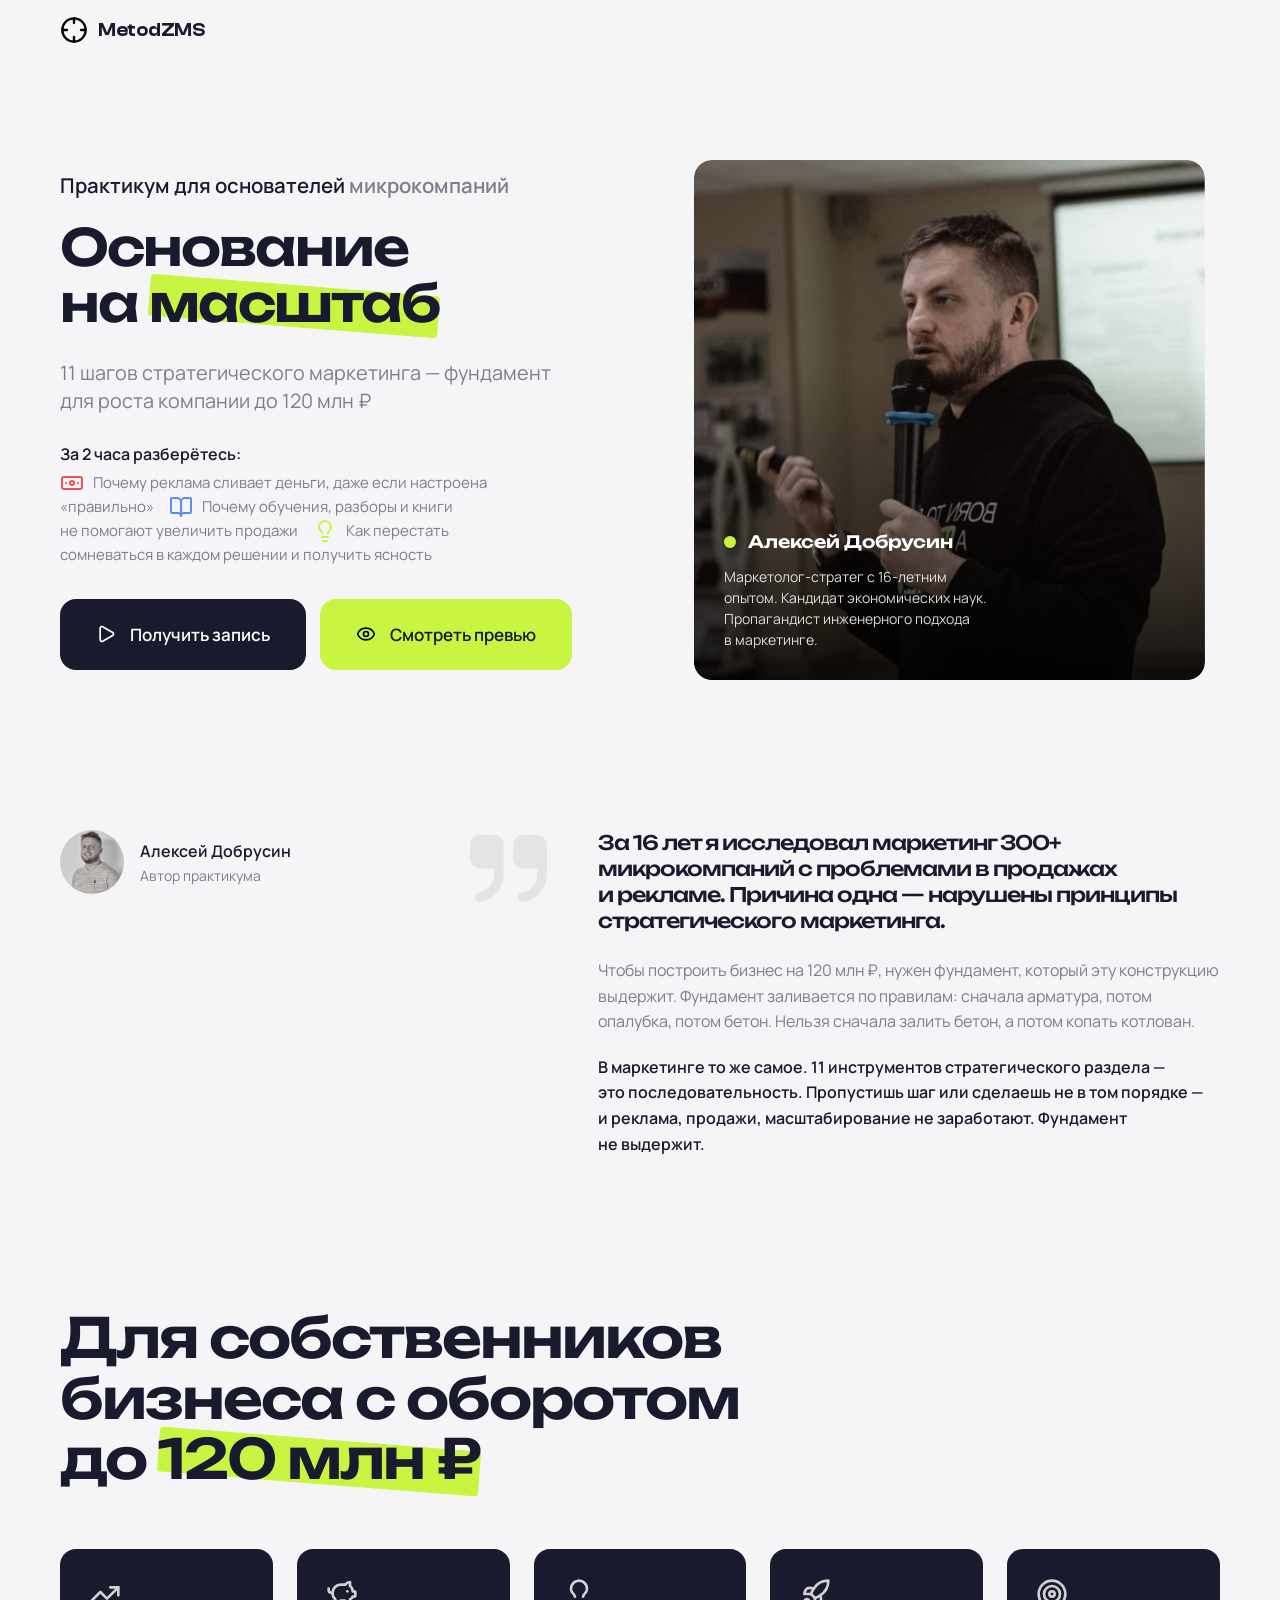
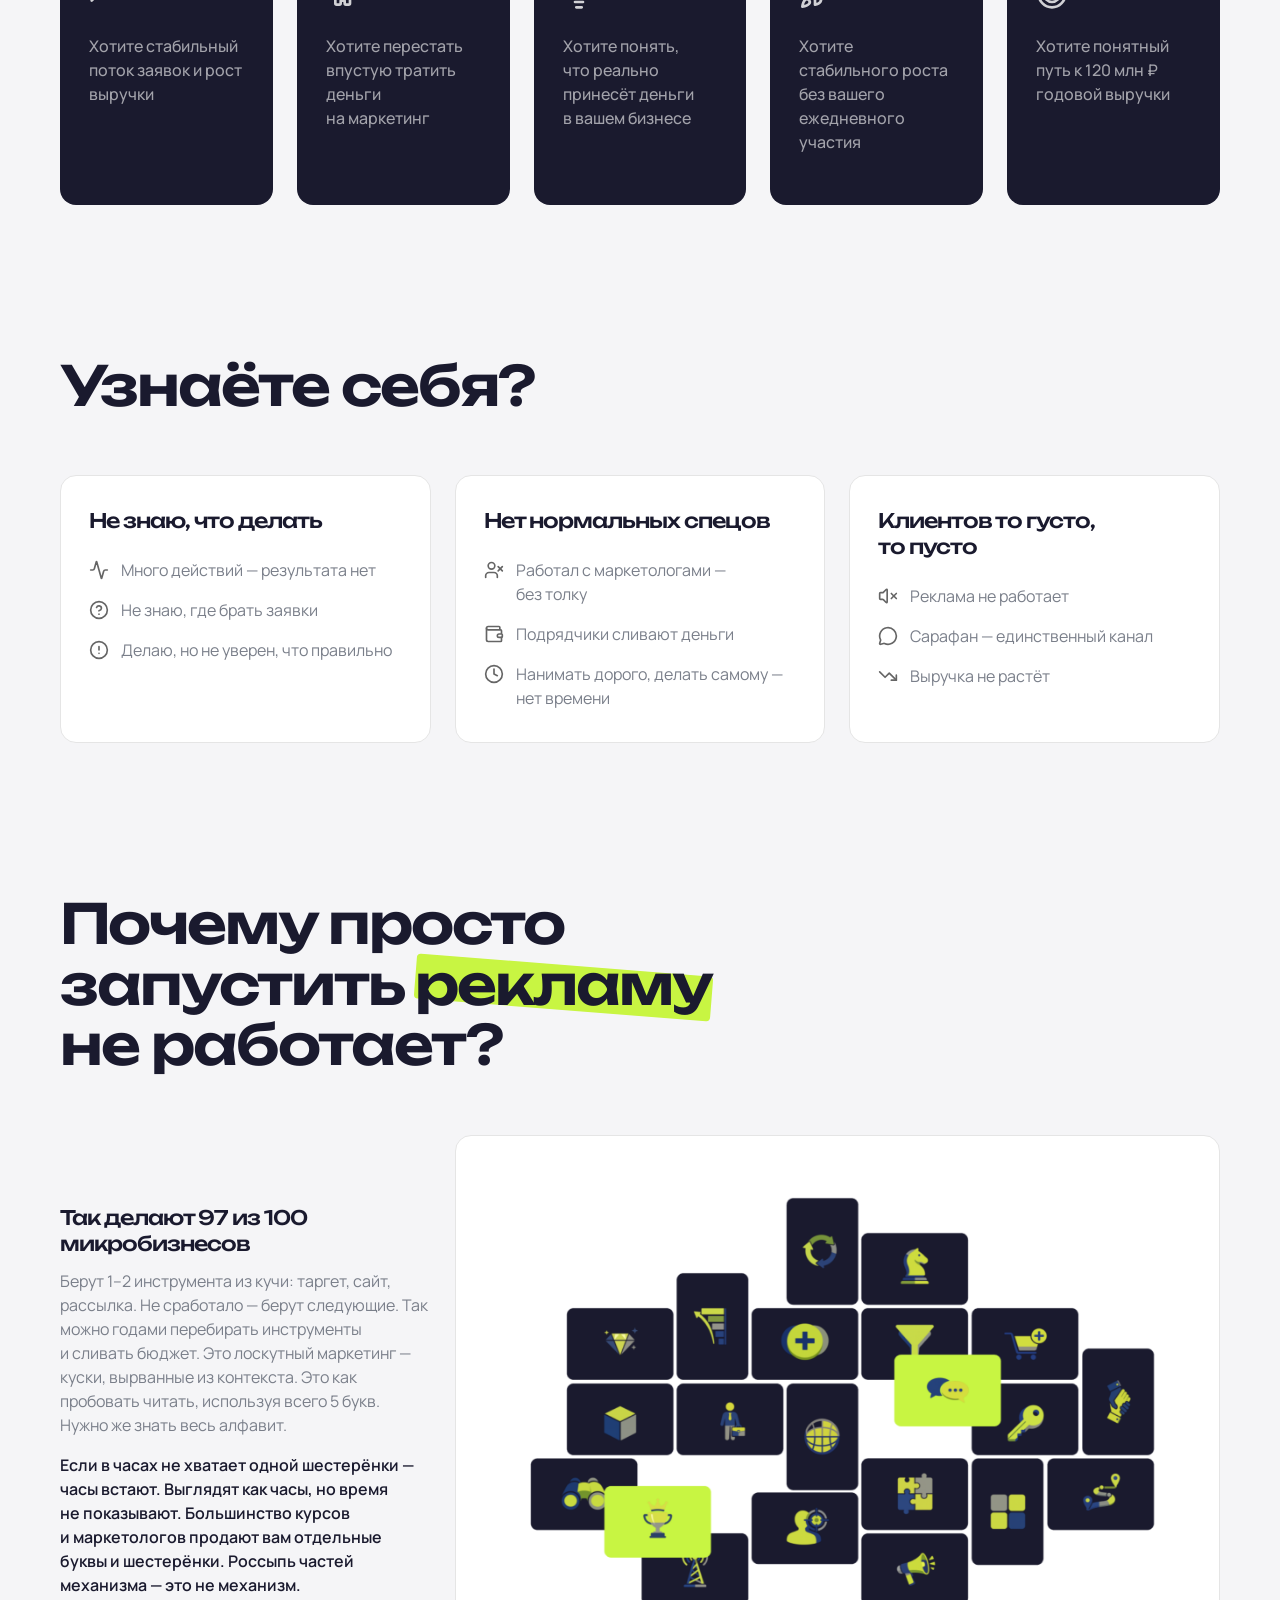
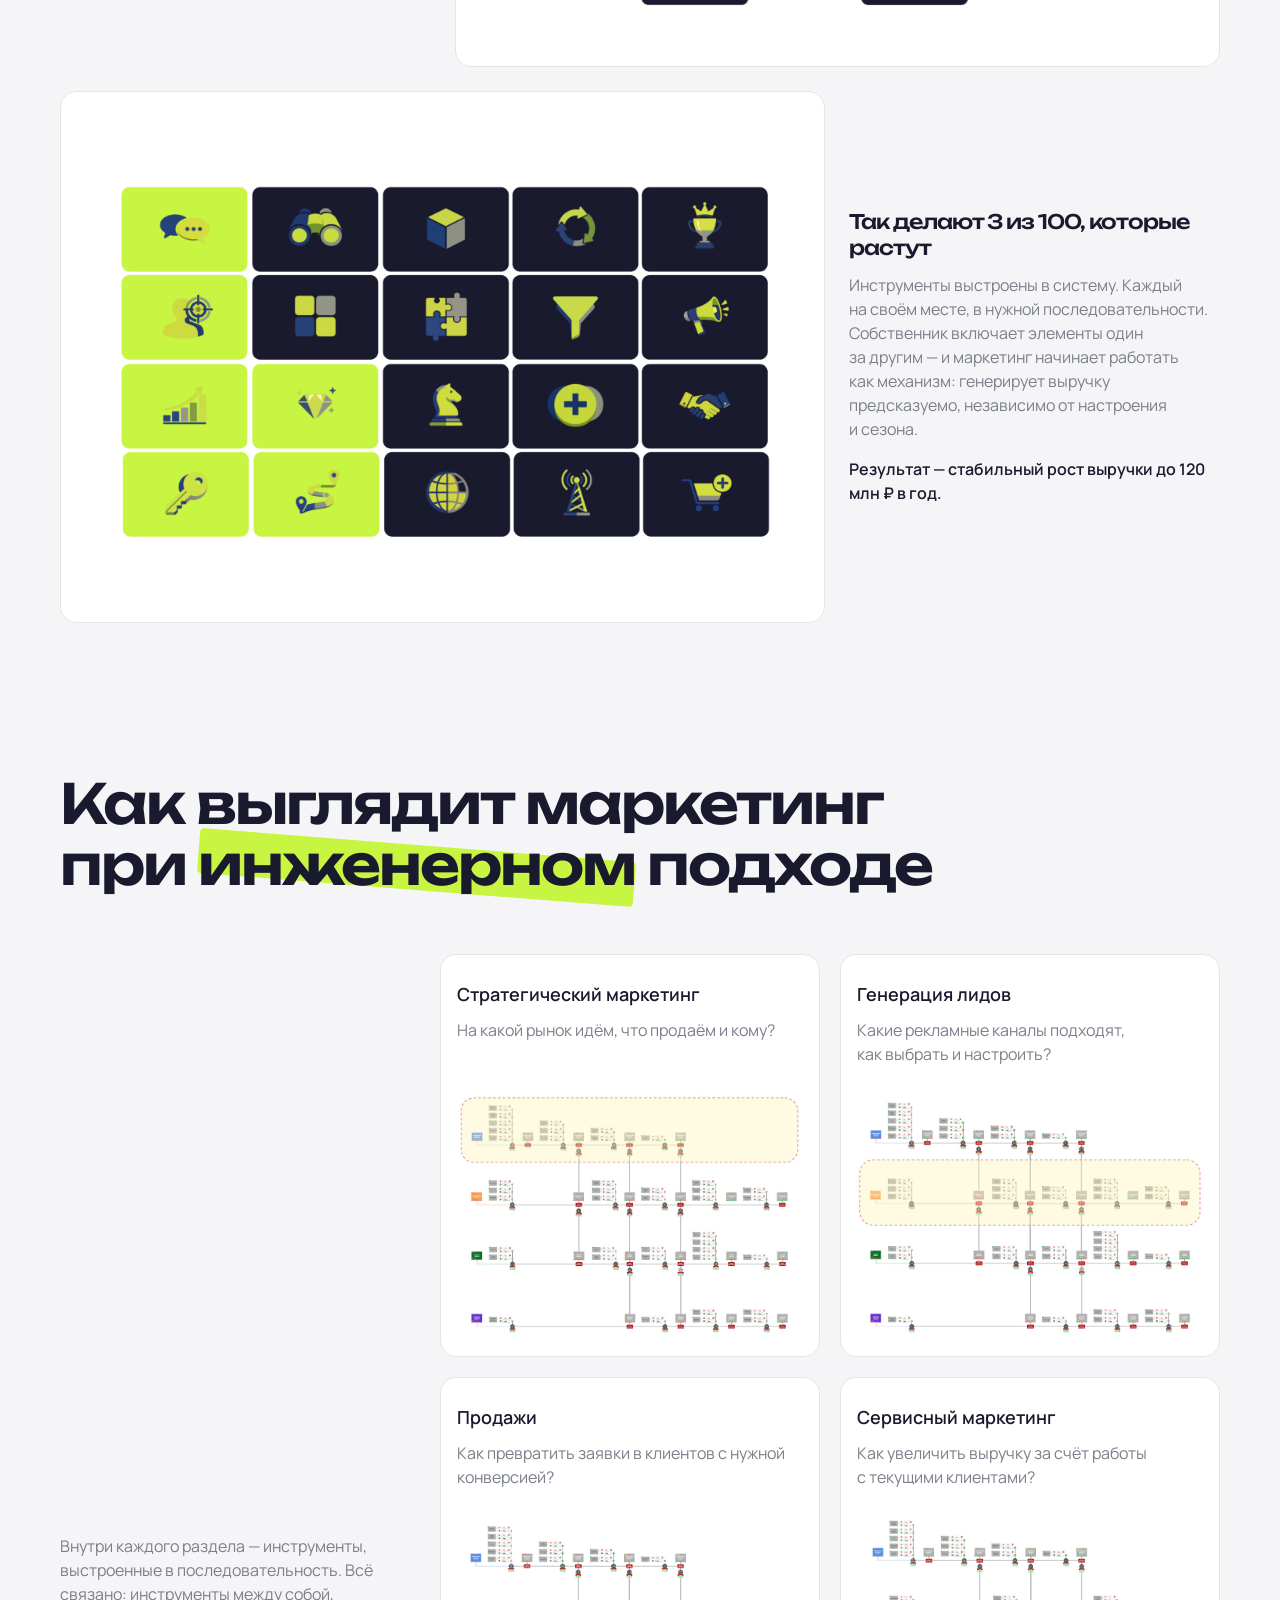
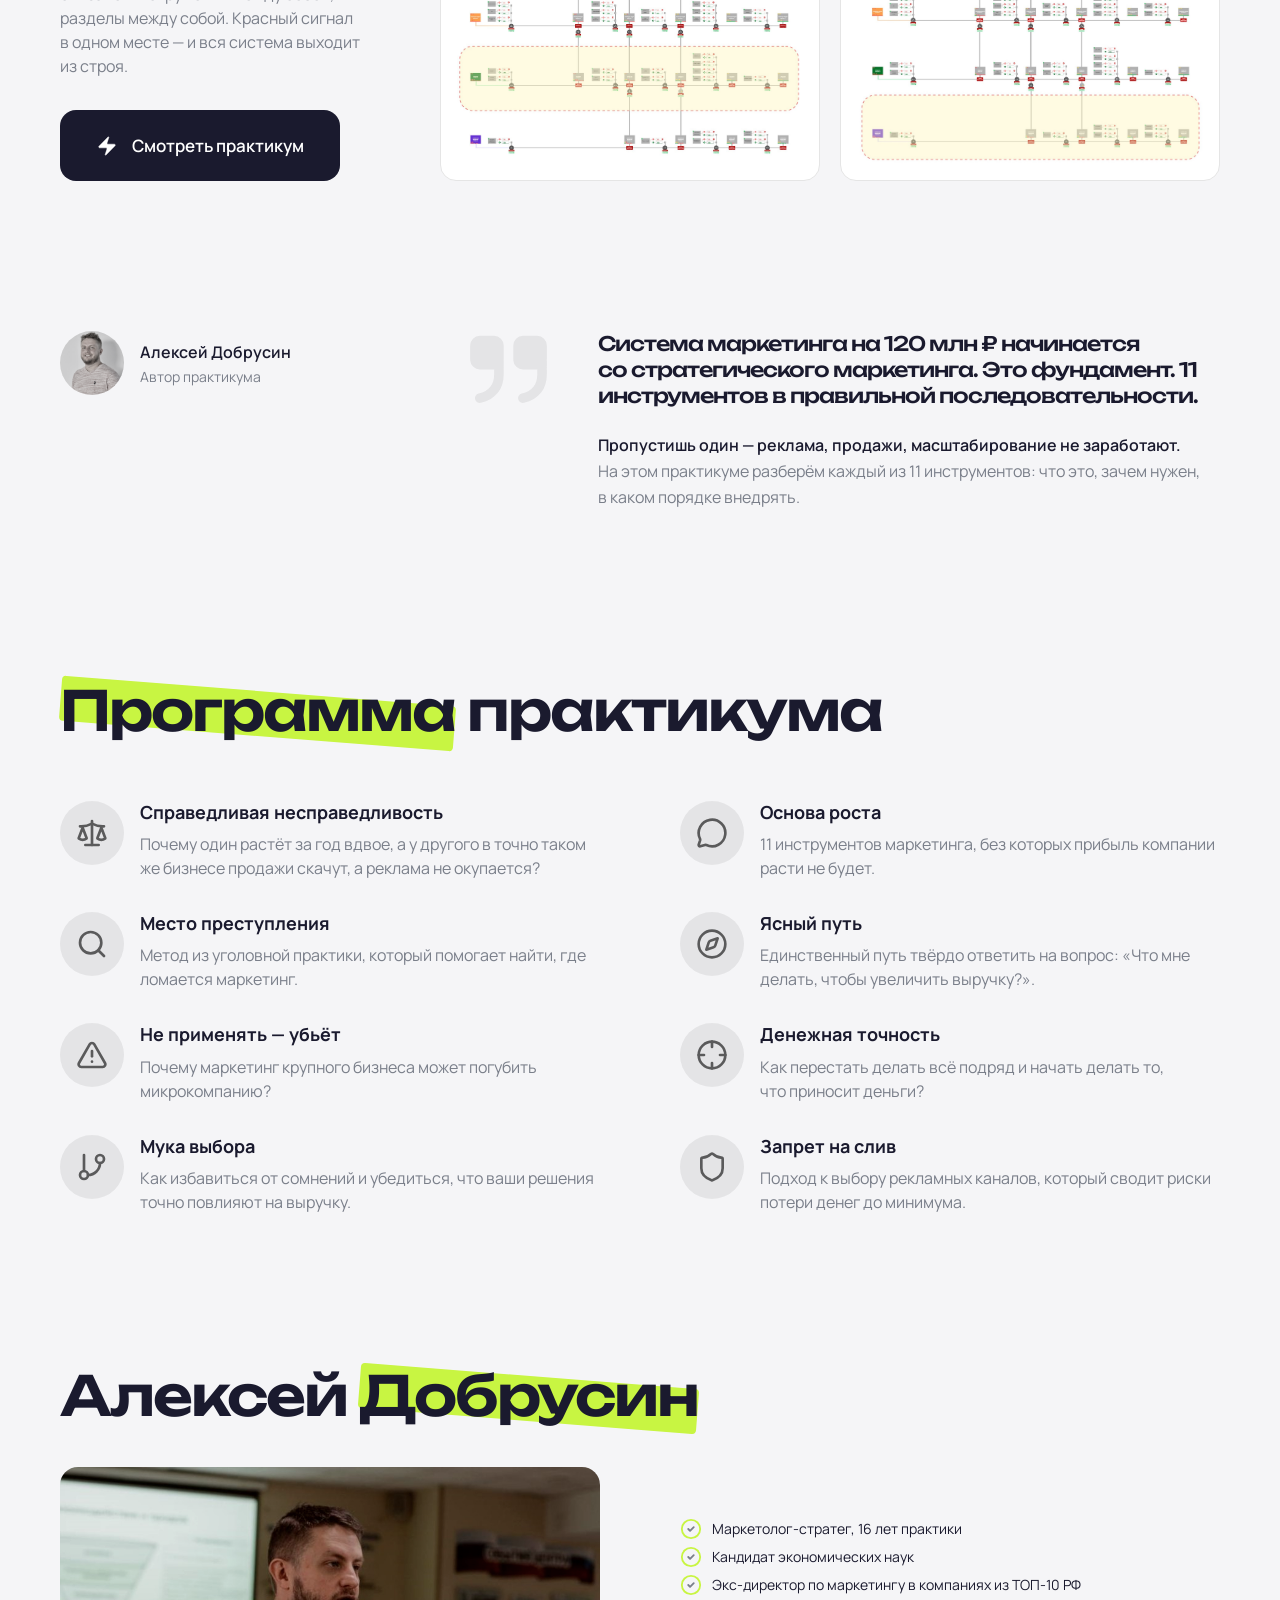
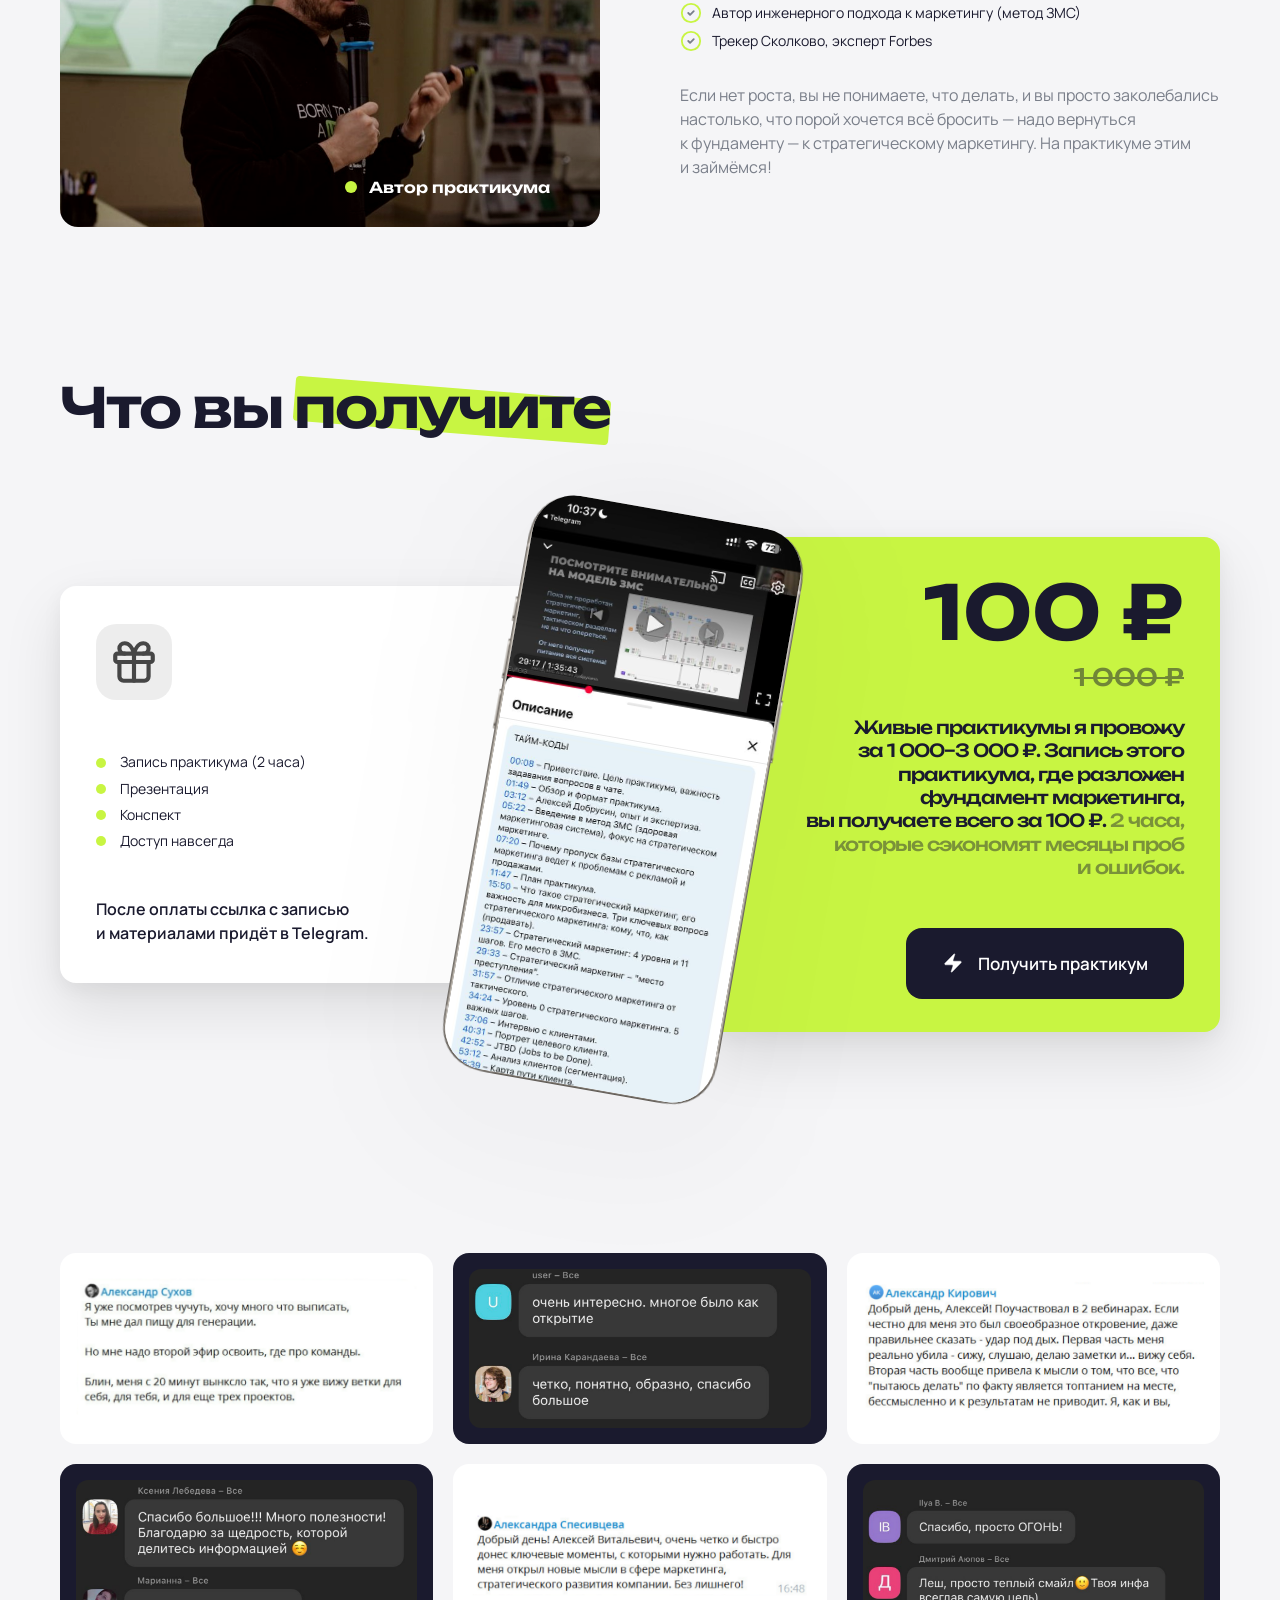
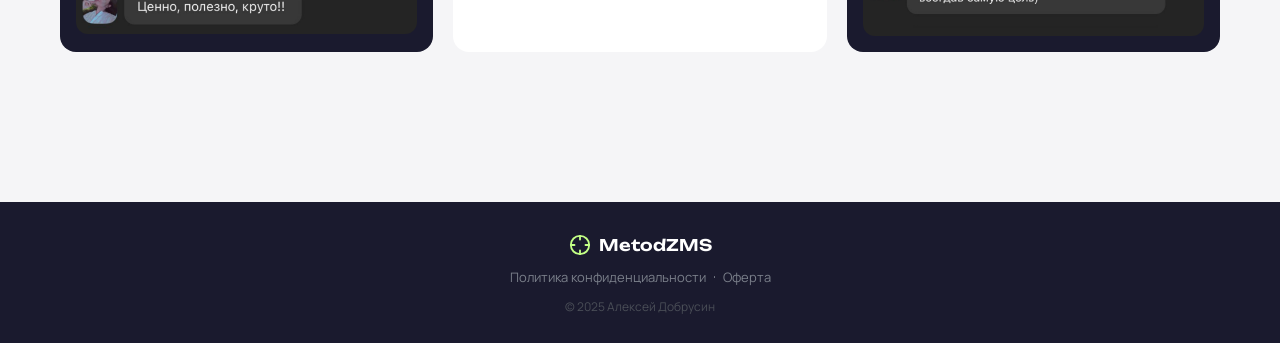
<file: index.html>
<!DOCTYPE html>
<html lang="en">
<head>
    <meta charset="UTF-8">
    <meta name="viewport" content="width=device-width, initial-scale=1.0">
    <title>Практикум Стратегия — Метод ZMS</title>
    <link rel="icon" href="assets/icons/crosshair.svg" type="image/svg+xml">
    <link rel="preconnect" href="https://fonts.googleapis.com">
    <link rel="preconnect" href="https://fonts.gstatic.com" crossorigin>
    <link href="https://fonts.googleapis.com/css2?family=Chakra+Petch:wght@300;400;500;600;700&family=Manrope:wght@300;400;500;600;700&family=Unbounded:wght@300;400;500;600;700&display=swap" rel="stylesheet">
    <link rel="stylesheet" href="styles.css">
<!-- Yandex.Metrika counter -->
<script type="text/javascript">
    (function(m,e,t,r,i,k,a){
        m[i]=m[i]||function(){(m[i].a=m[i].a||[]).push(arguments)};
        m[i].l=1*new Date();
        for (var j = 0; j < document.scripts.length; j++) {if (document.scripts[j].src === r) { return; }}
        k=e.createElement(t),a=e.getElementsByTagName(t)[0],k.async=1,k.src=r,a.parentNode.insertBefore(k,a)
    })(window, document,'script','https://mc.yandex.ru/metrika/tag.js?id=103707469', 'ym');
    ym(103707469, 'init', {ssr:true, webvisor:true, clickmap:true, ecommerce:"dataLayer", referrer: document.referrer, url: location.href, accurateTrackBounce:true, trackLinks:true});
</script>
<noscript><div><img src="https://mc.yandex.ru/watch/103707469" style="position:absolute; left:-9999px;" alt="" /></div></noscript>
<!-- /Yandex.Metrika counter -->
</head>
<body>
    <!-- Navigation -->
    <nav class="navbar">
        <div class="nav-container">
            <div class="nav-left">
                <a href="#" class="logo">
                    <img src="assets/icons/crosshair.svg" alt="" class="logo-icon-img" width="28" height="28">
                    <span class="logo-text">MetodZMS</span>
                </a>
                <div class="nav-links">
                </div>
            </div>
            <div class="nav-right">
            </div>
        </div>
    </nav>

    <!-- Hero Section -->
    <section class="hero">
        <div class="hero-container">
            <div class="hero-left">
                <p class="hero-supra">Практикум для основателей <span class="supra-gray">микрокомпаний</span></p>
                <h1 class="hero-title">Основание<br>на <span class="highlight-lime">масштаб</span></h1>
                <p class="hero-subtitle">11 шагов стратегического маркетинга — фундамент для роста компании до 120 млн ₽</p>
                <div class="hero-descriptor-inline">
                    <p class="hero-descriptor-title">За 2 часа разберётесь:</p>
                    <p class="hero-descriptor-line">
                        <svg class="descriptor-icon icon-coral" width="24" height="24" viewBox="0 0 24 24" fill="none" stroke="currentColor" stroke-width="2" stroke-linecap="round" stroke-linejoin="round"><rect width="20" height="12" x="2" y="6" rx="2"/><circle cx="12" cy="12" r="2"/><path d="M6 12h.01M18 12h.01"/></svg>
                        <span>Почему реклама сливает деньги, даже если настроена «правильно»</span>
                        <svg class="descriptor-icon icon-blue" width="24" height="24" viewBox="0 0 24 24" fill="none" stroke="currentColor" stroke-width="2" stroke-linecap="round" stroke-linejoin="round"><path d="M12 7v14"/><path d="M3 18a1 1 0 0 1-1-1V4a1 1 0 0 1 1-1h5a4 4 0 0 1 4 4 4 4 0 0 1 4-4h5a1 1 0 0 1 1 1v13a1 1 0 0 1-1 1h-6a3 3 0 0 0-3 3 3 3 0 0 0-3-3z"/></svg>
                        <span>Почему обучения, разборы и книги не помогают увеличить продажи</span>
                        <svg class="descriptor-icon icon-lime" width="24" height="24" viewBox="0 0 24 24" fill="none" stroke="currentColor" stroke-width="2" stroke-linecap="round" stroke-linejoin="round"><path d="M15 14c.2-1 .7-1.7 1.5-2.5 1-.9 1.5-2.2 1.5-3.5A6 6 0 0 0 6 8c0 1 .2 2.2 1.5 3.5.7.7 1.3 1.5 1.5 2.5"/><path d="M9 18h6"/><path d="M10 22h4"/></svg>
                        <span>Как перестать сомневаться в каждом решении и получить ясность</span>
                    </p>
                </div>
                <div class="hero-buttons">
                    <a href="#pricing" class="btn-primary">
                        <img src="assets/icons/play.svg" alt="" class="btn-icon btn-icon-white" width="20" height="20">
                        <span>Получить запись</span>
                    </a>
                    <a href="#" class="btn-secondary">
                        <img src="assets/icons/eye.svg" alt="" class="btn-icon" width="20" height="20">
                        <span>Смотреть превью</span>
                    </a>
                </div>
            </div>
            <div class="hero-right">
                <div class="hero-photo-block">
                    <img src="assets/images/ad_z.jpg" alt="Алексей Добрусин" class="hero-photo">
                    <div class="hero-photo-gradient"></div>
                    <div class="hero-photo-overlay">
                        <div class="hero-photo-header">
                            <div class="hero-pulse-dot">
                                <div class="hero-pulse-wave"></div>
                                <div class="hero-pulse-wave hero-pulse-wave-delayed"></div>
                            </div>
                            <span class="hero-photo-name">Алексей Добрусин</span>
                        </div>
                        <p class="hero-photo-desc">Маркетолог-стратег с 16-летним опытом. Кандидат экономических наук. Пропагандист инженерного подхода в маркетинге.</p>
                    </div>
                </div>
            </div>
        </div>
    </section>

    <!-- Section 2: Author Quote -->
    <section class="author-quote-section">
        <div class="author-quote-container">
            <div class="author-quote-left">
                <div class="author-avatar">
                    <img src="assets/images/AD_1.jpg" alt="Алексей Добрусин">
                </div>
                <div class="author-info">
                    <p class="author-name">Алексей Добрусин</p>
                    <p class="author-role">Автор практикума</p>
                </div>
            </div>
            <div class="author-quote-right">
                <div class="quote-mark">
                    <img src="assets/icons/quote-tabler.svg?v=4" alt="" width="115" height="72">
                </div>
                <div class="quote-text-content">
                    <h2 class="author-quote-heading">За 16 лет я исследовал маркетинг 300+ микрокомпаний с проблемами в продажах и рекламе. Причина одна — нарушены принципы стратегического маркетинга.</h2>
                    <p class="author-quote-text">Чтобы построить бизнес на 120 млн ₽, нужен фундамент, который эту конструкцию выдержит. Фундамент заливается по правилам: сначала арматура, потом опалубка, потом бетон. Нельзя сначала залить бетон, а потом копать котлован.</p>
                    <p class="author-quote-final">В маркетинге то же самое. 11 инструментов стратегического раздела — это последовательность. Пропустишь шаг или сделаешь не в том порядке — и реклама, продажи, масштабирование не заработают. Фундамент не выдержит.</p>
                </div>
            </div>
        </div>
    </section>

    <!-- Section 3: Desires (For whom) -->
    <section class="steps-section">
        <div class="steps-container">
            <div class="steps-header">
                <div class="steps-header-left">
                    <h2 class="steps-title">Для собственников бизнеса с оборотом до <span class="highlight-lime nowrap">120 млн ₽</span></h2>
                </div>
            </div>
            <div class="steps-grid steps-grid-5">
                <!-- Card 1 -->
                <div class="step-card">
                    <div class="step-card-corner step-card-corner-tl"></div>
                    <div class="step-card-corner step-card-corner-tr"></div>
                    <div class="step-card-corner step-card-corner-bl"></div>
                    <div class="step-card-corner step-card-corner-br"></div>
                    <div class="step-card-header">
                        <img src="assets/icons/trending-up.svg" alt="" class="step-card-icon">
                    </div>
                    <p class="step-card-text">Хотите стабильный поток заявок и рост выручки</p>
                </div>
                <!-- Card 2 -->
                <div class="step-card">
                    <div class="step-card-corner step-card-corner-tl"></div>
                    <div class="step-card-corner step-card-corner-tr"></div>
                    <div class="step-card-corner step-card-corner-bl"></div>
                    <div class="step-card-corner step-card-corner-br"></div>
                    <div class="step-card-header">
                        <img src="assets/icons/piggy-bank.svg" alt="" class="step-card-icon">
                    </div>
                    <p class="step-card-text">Хотите перестать впустую тратить деньги на маркетинг</p>
                </div>
                <!-- Card 3 -->
                <div class="step-card">
                    <div class="step-card-corner step-card-corner-tl"></div>
                    <div class="step-card-corner step-card-corner-tr"></div>
                    <div class="step-card-corner step-card-corner-bl"></div>
                    <div class="step-card-corner step-card-corner-br"></div>
                    <div class="step-card-header">
                        <img src="assets/icons/lightbulb.svg" alt="" class="step-card-icon">
                    </div>
                    <p class="step-card-text">Хотите понять, что реально принесёт деньги в вашем бизнесе</p>
                </div>
                <!-- Card 4 -->
                <div class="step-card">
                    <div class="step-card-corner step-card-corner-tl"></div>
                    <div class="step-card-corner step-card-corner-tr"></div>
                    <div class="step-card-corner step-card-corner-bl"></div>
                    <div class="step-card-corner step-card-corner-br"></div>
                    <div class="step-card-header">
                        <img src="assets/icons/rocket.svg" alt="" class="step-card-icon">
                    </div>
                    <p class="step-card-text">Хотите стабильного роста без вашего ежедневного участия</p>
                </div>
                <!-- Card 5 -->
                <div class="step-card">
                    <div class="step-card-corner step-card-corner-tl"></div>
                    <div class="step-card-corner step-card-corner-tr"></div>
                    <div class="step-card-corner step-card-corner-bl"></div>
                    <div class="step-card-corner step-card-corner-br"></div>
                    <div class="step-card-header">
                        <img src="assets/icons/target.svg" alt="" class="step-card-icon">
                    </div>
                    <p class="step-card-text">Хотите понятный путь к 120 млн ₽ годовой выручки</p>
                </div>
            </div>
        </div>
    </section>

    <!-- Section 4: Pains (Block 4) — Боли -->
    <section class="pains-section">
        <div class="pains-container">
            <h2 class="pains-title">Узнаёте себя?</h2>
            <div class="pains-grid">
                <!-- Card 1: Не знаю, что делать -->
                <div class="pain-card">
                    <h3 class="pain-card-title">Не знаю, что делать</h3>
                    <ul class="pain-list">
                        <li class="pain-item">
                            <img src="assets/icons/activity.svg" alt="" class="pain-icon" width="20" height="20">
                            <span>Много действий — результата нет</span>
                        </li>
                        <li class="pain-item">
                            <img src="assets/icons/help-circle.svg" alt="" class="pain-icon" width="20" height="20">
                            <span>Не знаю, где брать заявки</span>
                        </li>
                        <li class="pain-item">
                            <img src="assets/icons/circle-alert.svg" alt="" class="pain-icon" width="20" height="20">
                            <span>Делаю, но не уверен, что правильно</span>
                        </li>
                    </ul>
                </div>
                <!-- Card 2: Нет нормальных спецов -->
                <div class="pain-card">
                    <h3 class="pain-card-title">Нет нормальных спецов</h3>
                    <ul class="pain-list">
                        <li class="pain-item">
                            <img src="assets/icons/user-x.svg" alt="" class="pain-icon" width="20" height="20">
                            <span>Работал с маркетологами — без толку</span>
                        </li>
                        <li class="pain-item">
                            <img src="assets/icons/wallet.svg" alt="" class="pain-icon" width="20" height="20">
                            <span>Подрядчики сливают деньги</span>
                        </li>
                        <li class="pain-item">
                            <img src="assets/icons/clock.svg" alt="" class="pain-icon" width="20" height="20">
                            <span>Нанимать дорого, делать самому — нет времени</span>
                        </li>
                    </ul>
                </div>
                <!-- Card 3: Клиентов то густо, то пусто -->
                <div class="pain-card">
                    <h3 class="pain-card-title">Клиентов то густо, то пусто</h3>
                    <ul class="pain-list">
                        <li class="pain-item">
                            <img src="assets/icons/volume-x.svg" alt="" class="pain-icon" width="20" height="20">
                            <span>Реклама не работает</span>
                        </li>
                        <li class="pain-item">
                            <img src="assets/icons/message-circle.svg" alt="" class="pain-icon" width="20" height="20">
                            <span>Сарафан — единственный канал</span>
                        </li>
                        <li class="pain-item">
                            <img src="assets/icons/trending-down.svg" alt="" class="pain-icon" width="20" height="20">
                            <span>Выручка не растёт</span>
                        </li>
                    </ul>
                </div>
            </div>
        </div>
    </section>

    <!-- Section 5: Showcase -->
    <section class="showcase-section">
        <div class="showcase-container">
            <h2 class="showcase-title">Почему просто<br>запустить <span class="highlight-lime">рекламу</span><br>не работает?</h2>
            <div class="showcase-grid">
                <!-- Card 1: только текст (без карточки) -->
                <div class="showcase-text-block">
                    <h3 class="showcase-card-heading">Так делают 97 из 100 микробизнесов</h3>
                    <p class="showcase-card-text">Берут 1–2 инструмента из кучи: таргет, сайт, рассылка. Не сработало — берут следующие. Так можно годами перебирать инструменты и сливать бюджет. Это лоскутный маркетинг — куски, вырванные из контекста. Это как пробовать читать, используя всего 5 букв. Нужно же знать весь алфавит.</p>
                    <p class="showcase-card-text" style="margin-top: 16px; color: #1a1a2e; font-weight: 600;">Если в часах не хватает одной шестерёнки — часы встают. Выглядят как часы, но время не показывают. Большинство курсов и маркетологов продают вам отдельные буквы и шестерёнки. Россыпь частей механизма — это не механизм.</p>
                </div>
                <!-- Card 2: изображение X -->
                <div class="showcase-card">
                    <img src="assets/images/x.png" alt="Инструменты без системы" class="showcase-card-image">
                </div>
                <!-- Card 3: изображение P -->
                <div class="showcase-card">
                    <img src="assets/images/p.png" alt="Система инструментов" class="showcase-card-image">
                </div>
                <!-- Card 4: только текст (без карточки) -->
                <div class="showcase-text-block">
                    <h3 class="showcase-card-heading">Так делают 3 из 100, которые растут</h3>
                    <p class="showcase-card-text">Инструменты выстроены в систему. Каждый на своём месте, в нужной последовательности. Собственник включает элементы один за другим — и маркетинг начинает работать как механизм: генерирует выручку предсказуемо, независимо от настроения и сезона.</p>
                    <p class="showcase-card-text" style="margin-top: 16px; color: #1a1a2e; font-weight: 600;">Результат — стабильный рост выручки до 120 млн ₽ в год.</p>
                </div>
            </div>
        </div>
    </section>

    <!-- Section 6: Features (Block 6 — Структура маркетинга) -->
    <section class="features-section">
        <div class="features-container">
            <h2 class="features-title">Как выглядит маркетинг<br>при <span class="highlight-lime">инженерном</span> подходе</h2>
            <div class="features-body">
                <div class="features-left">
                    <p class="features-desc">Внутри каждого раздела — инструменты, выстроенные в последовательность. Всё связано: инструменты между собой, разделы между собой. Красный сигнал в одном месте — и вся система выходит из строя.</p>
                    <a href="#pricing" class="btn-primary">
                        <img src="assets/icons/zap.svg" alt="" class="btn-icon btn-icon-white" width="22" height="22">
                        <span>Смотреть практикум</span>
                    </a>
                </div>
                <div class="features-grid">
                <div class="feature-card">
                    <h3 class="feature-card-title">Стратегический маркетинг</h3>
                    <p class="feature-card-text">На какой рынок идём, что продаём и кому?</p>
                    <div class="feature-card-image">
                        <img src="assets/images/ZMS_ST.jpg" alt="Стратегический маркетинг">
                    </div>
                </div>
                <div class="feature-card">
                    <h3 class="feature-card-title">Генерация лидов</h3>
                    <p class="feature-card-text">Какие рекламные каналы подходят, как выбрать и настроить?</p>
                    <div class="feature-card-image">
                        <img src="assets/images/ZMS_R.jpg" alt="Генерация лидов">
                    </div>
                </div>
                <div class="feature-card">
                    <h3 class="feature-card-title">Продажи</h3>
                    <p class="feature-card-text">Как превратить заявки в клиентов с нужной конверсией?</p>
                    <div class="feature-card-image">
                        <img src="assets/images/ZMS_P.jpg" alt="Продажи">
                    </div>
                </div>
                <div class="feature-card">
                    <h3 class="feature-card-title">Сервисный маркетинг</h3>
                    <p class="feature-card-text">Как увеличить выручку за счёт работы с текущими клиентами?</p>
                    <div class="feature-card-image">
                        <img src="assets/images/ZMZ_S.jpg" alt="Сервисный маркетинг">
                    </div>
                </div>
            </div>
                <div class="features-bottom-mobile">
                    <p class="features-desc">Внутри каждого раздела — инструменты, выстроенные в последовательность. Всё связано: инструменты между собой, разделы между собой. Красный сигнал в одном месте — и вся система выходит из строя.</p>
                    <a href="#pricing" class="btn-primary">
                        <img src="assets/icons/zap.svg" alt="" class="btn-icon btn-icon-white" width="22" height="22">
                        <span>Смотреть практикум</span>
                    </a>
                </div>
            </div>
        </div>
    </section>

    <!-- Section 7: Author Quote 2 (Bridge to Practicum) -->
    <section class="author-quote-section no-padding-top">
        <div class="author-quote-container">
            <div class="author-quote-left">
                <div class="author-avatar">
                    <img src="assets/images/AD_1.jpg" alt="Алексей Добрусин">
                </div>
                <div class="author-info">
                    <p class="author-name">Алексей Добрусин</p>
                    <p class="author-role">Автор практикума</p>
                </div>
            </div>
            <div class="author-quote-right">
                <div class="quote-mark">
                    <img src="assets/icons/quote-tabler.svg?v=4" alt="" width="115" height="72">
                </div>
                <div class="quote-text-content">
                    <h2 class="author-quote-heading">Система маркетинга на 120 млн ₽ начинается со стратегического маркетинга. Это фундамент. 11 инструментов в правильной последовательности.</h2>
                    <p class="author-quote-text"><span style="font-weight: 600; color: #1a1a2e;">Пропустишь один — реклама, продажи, масштабирование не заработают.</span> На этом практикуме разберём каждый из 11 инструментов: что это, зачем нужен, в каком порядке внедрять.</p>
                </div>
            </div>
        </div>
    </section>

    <!-- Section 8: Program (Block 8 — Программа практикума) -->
    <section class="program-section">
        <div class="program-container">
            <h2 class="program-title"><span class="highlight-lime">Программа</span> практикума</h2>
            <div class="program-grid">
                <!-- Row 1 -->
                <div class="program-item">
                    <div class="program-icon">
                        <img src="assets/icons/scale.svg" alt="" width="24" height="24">
                    </div>
                    <div class="program-content">
                        <h3 class="program-item-title">Справедливая несправедливость</h3>
                        <p class="program-item-text">Почему один растёт за год вдвое, а у другого в точно таком же бизнесе продажи скачут, а реклама не окупается?</p>
                    </div>
                </div>
                <div class="program-item">
                    <div class="program-icon">
                        <img src="assets/icons/message-circle.svg" alt="" width="24" height="24">
                    </div>
                    <div class="program-content">
                        <h3 class="program-item-title">Основа роста</h3>
                        <p class="program-item-text">11 инструментов маркетинга, без которых прибыль компании расти не будет.</p>
                    </div>
                </div>
                <!-- Row 2 -->
                <div class="program-item">
                    <div class="program-icon">
                        <img src="assets/icons/search.svg" alt="" width="24" height="24">
                    </div>
                    <div class="program-content">
                        <h3 class="program-item-title">Место преступления</h3>
                        <p class="program-item-text">Метод из уголовной практики, который помогает найти, где ломается маркетинг.</p>
                    </div>
                </div>
                <div class="program-item">
                    <div class="program-icon">
                        <img src="assets/icons/compass.svg" alt="" width="24" height="24">
                    </div>
                    <div class="program-content">
                        <h3 class="program-item-title">Ясный путь</h3>
                        <p class="program-item-text">Единственный путь твёрдо ответить на вопрос: «Что мне делать, чтобы увеличить выручку?».</p>
                    </div>
                </div>
                <!-- Row 3 -->
                <div class="program-item">
                    <div class="program-icon">
                        <img src="assets/icons/alert-triangle.svg" alt="" width="24" height="24">
                    </div>
                    <div class="program-content">
                        <h3 class="program-item-title">Не применять — убьёт</h3>
                        <p class="program-item-text">Почему маркетинг крупного бизнеса может погубить микрокомпанию?</p>
                    </div>
                </div>
                <div class="program-item">
                    <div class="program-icon">
                        <img src="assets/icons/crosshair.svg" alt="" width="24" height="24">
                    </div>
                    <div class="program-content">
                        <h3 class="program-item-title">Денежная точность</h3>
                        <p class="program-item-text">Как перестать делать всё подряд и начать делать то, что приносит деньги?</p>
                    </div>
                </div>
                <!-- Row 4 -->
                <div class="program-item">
                    <div class="program-icon">
                        <img src="assets/icons/git-branch.svg" alt="" width="24" height="24">
                    </div>
                    <div class="program-content">
                        <h3 class="program-item-title">Мука выбора</h3>
                        <p class="program-item-text">Как избавиться от сомнений и убедиться, что ваши решения точно повлияют на выручку.</p>
                    </div>
                </div>
                <div class="program-item">
                    <div class="program-icon">
                        <img src="assets/icons/shield.svg" alt="" width="24" height="24">
                    </div>
                    <div class="program-content">
                        <h3 class="program-item-title">Запрет на слив</h3>
                        <p class="program-item-text">Подход к выбору рекламных каналов, который сводит риски потери денег до минимума.</p>
                    </div>
                </div>
            </div>
        </div>
    </section>

    <!-- Section 9: Career (photo + text) -->
    <section class="career-section">
        <h2 class="career-heading">Алексей <span class="highlight-lime">Добрусин</span></h2>
        <div class="career-container">
            <div class="career-image">
                <img src="assets/images/ad_z.jpg" alt="">
                <div class="career-overlay">
                    <div class="career-dot"></div>
                    <span class="career-overlay-label">Автор практикума</span>
                </div>
            </div>
            <div class="career-content">
                <ul class="career-checklist">
                    <li class="career-checklist-item">
                        <img src="assets/icons/circle-check-lime.svg" alt="" class="career-check-icon" width="22" height="22">
                        <span>Маркетолог-стратег, 16 лет практики</span>
                    </li>
                    <li class="career-checklist-item">
                        <img src="assets/icons/circle-check-lime.svg" alt="" class="career-check-icon" width="22" height="22">
                        <span>Кандидат экономических наук</span>
                    </li>
                    <li class="career-checklist-item">
                        <img src="assets/icons/circle-check-lime.svg" alt="" class="career-check-icon" width="22" height="22">
                        <span>Экс-директор по маркетингу в компаниях из ТОП-10 РФ</span>
                    </li>
                    <li class="career-checklist-item">
                        <img src="assets/icons/circle-check-lime.svg" alt="" class="career-check-icon" width="22" height="22">
                        <span>Автор инженерного подхода к маркетингу (метод ЗМС)</span>
                    </li>
                    <li class="career-checklist-item">
                        <img src="assets/icons/circle-check-lime.svg" alt="" class="career-check-icon" width="22" height="22">
                        <span>Трекер Сколково, эксперт Forbes</span>
                    </li>
                </ul>
                <p class="career-text">Если нет роста, вы не понимаете, что делать, и вы просто заколебались настолько, что порой хочется всё бросить — надо вернуться к фундаменту — к стратегическому маркетингу. На практикуме этим и займёмся!</p>
            </div>
        </div>
    </section>

    <!-- Section 8: Final CTA -->
    <section class="final-section" id="pricing">
        <h2 class="final-heading">Что вы <span class="highlight-lime">получите</span></h2>
        <div class="final-container">
            <div class="final-card final-card-light">
                <div class="final-gift-icon">
                    <img src="assets/icons/gift.svg" alt="" width="50" height="50">
                </div>
                <div class="final-bonus-list">
                    <div class="final-bonus-item">
                        <span class="final-bonus-dot"></span>
                        <p class="final-bonus-text">Запись практикума (2 часа)</p>
                    </div>
                    <div class="final-bonus-item">
                        <span class="final-bonus-dot"></span>
                        <p class="final-bonus-text">Презентация</p>
                    </div>
                    <div class="final-bonus-item">
                        <span class="final-bonus-dot"></span>
                        <p class="final-bonus-text">Конспект</p>
                    </div>
                    <div class="final-bonus-item">
                        <span class="final-bonus-dot"></span>
                        <p class="final-bonus-text">Доступ навсегда</p>
                    </div>
                </div>
                <p class="final-bonus-note">После оплаты ссылка с записью и материалами придёт в Telegram.</p>
            </div>
            <div class="final-phone">
                <div class="final-phone-frame">
                    <img src="assets/images/16 Pro Max - Natural Titanium.png" alt="" class="final-phone-device">
                    <img src="assets/images/P_1.jpg" alt="" class="final-phone-screen">
                </div>
            </div>
            <div class="final-card final-card-dark">
                <h2 class="final-dark-price">100₽</h2>
                <p class="final-dark-old-price"><s>1 000₽</s></p>
                <h3 class="final-card-heading">Живые практикумы я провожу за 1&nbsp;000–3&nbsp;000&nbsp;₽. Запись этого практикума, где разложен фундамент маркетинга, вы получаете всего за 100&nbsp;₽. <span class="text-muted">2 часа, которые сэкономят месяцы проб и ошибок.</span></h3>
                <a href="https://payform.ru/o2aHCQy/" class="btn-primary final-cta" target="_blank" rel="noopener">
                    <img src="assets/icons/zap.svg" alt="" class="btn-icon btn-icon-white" width="22" height="22">
                    <span>Получить практикум</span>
                </a>
                <div class="final-phone-inline">
                    <div class="final-phone-frame">
                        <img src="assets/images/16 Pro Max - Natural Titanium.png" alt="" class="final-phone-device">
                        <img src="assets/images/P_1.jpg" alt="" class="final-phone-screen">
                    </div>
                </div>
            </div>
        </div>
    </section>

    <!-- Section: Reviews (Блок 11) -->
    <section class="reviews-section">
        <div class="reviews-container">
            <div class="reviews-grid">
                <!-- Row 1: light, dark, light -->
                <div class="review-card review-card-light">
                    <img src="assets/images/otz_1.png" alt="Отзыв" class="review-image">
                </div>
                <div class="review-card review-card-dark">
                    <img src="assets/images/otz_4.png" alt="Отзыв" class="review-image">
                </div>
                <div class="review-card review-card-light">
                    <img src="assets/images/otz_2.png" alt="Отзыв" class="review-image">
                </div>
                <!-- Row 2: dark, light, dark -->
                <div class="review-card review-card-dark">
                    <img src="assets/images/otz_5.png" alt="Отзыв" class="review-image">
                </div>
                <div class="review-card review-card-light">
                    <img src="assets/images/otz_3.png" alt="Отзыв" class="review-image">
                </div>
                <div class="review-card review-card-dark">
                    <img src="assets/images/otz_6.png" alt="Отзыв" class="review-image">
                </div>
            </div>
        </div>
    </section>

    <!-- Section 6: Showcase 2 (дубль секции 5) — СКРЫТА, сохранена на будущее -->
    <section class="showcase-section showcase-section-2" style="display: none;">
        <div class="showcase-container">
            <h2 class="showcase-title">В чем приемущество<br><span class="highlight-lime">инженерного</span> подхода?</h2>
            <div class="showcase-grid">
                <!-- Card 1: только текст (без карточки) -->
                <div class="showcase-text-block">
                    <h3 class="showcase-card-heading">Инструменты без системы не работают</h3>
                    <p class="showcase-card-text">Представьте механические часы. Если внутри не хватает одной шестерёнки — часы встают. Выглядят как часы, но время не показывают. Большинство курсов и маркетологов продают вам отдельные шестерёнки: рилсы, автоворонки, скрипты. Но россыпь запчастей — это ещё не механизм.</p>
                </div>
                <!-- Card 2: визуальная карточка -->
                <div class="showcase-card">
                    <div class="showcase-card-visual showcase-visual-2">
                        <div class="sc2-card sc2-card-left">
                            <div class="sc2-label"></div>
                            <div class="sc2-bars">
                                <div class="sc2-bar" style="height:40%"></div>
                                <div class="sc2-bar" style="height:60%"></div>
                                <div class="sc2-bar" style="height:50%"></div>
                            </div>
                            <div class="sc2-card-title"></div>
                            <div class="sc2-card-sub"></div>
                        </div>
                        <div class="sc2-card sc2-card-center">
                            <div class="sc2-tabs">
                                <div class="sc2-tab sc2-tab-active"></div>
                                <div class="sc2-tab"></div>
                            </div>
                            <div class="sc2-content">
                                <div class="sc2-globe"></div>
                                <div class="sc2-chart-bars">
                                    <div class="sc2-bar" style="height:30%"></div>
                                    <div class="sc2-bar" style="height:70%"></div>
                                    <div class="sc2-bar" style="height:50%"></div>
                                    <div class="sc2-bar" style="height:90%"></div>
                                </div>
                                <div class="sc2-badge">+6</div>
                            </div>
                            <div class="sc2-card-title"></div>
                            <div class="sc2-card-sub"></div>
                        </div>
                        <div class="sc2-card sc2-card-right">
                            <div class="sc2-label"></div>
                            <div class="sc2-line-chart"></div>
                            <div class="sc2-card-title"></div>
                            <div class="sc2-card-sub"></div>
                        </div>
                    </div>
                </div>
                <!-- Card 3: визуальная карточка -->
                <div class="showcase-card">
                    <div class="showcase-card-visual showcase-visual-3">
                        <div class="sc3-left">
                            <div class="sc3-panel sc3-panel-bars">
                                <div class="sc3-mini-bars">
                                    <div class="sc3-mbar" style="height:20%"></div>
                                    <div class="sc3-mbar" style="height:30%"></div>
                                    <div class="sc3-mbar" style="height:25%"></div>
                                    <div class="sc3-mbar" style="height:40%"></div>
                                    <div class="sc3-mbar" style="height:55%"></div>
                                    <div class="sc3-mbar" style="height:70%"></div>
                                    <div class="sc3-mbar" style="height:65%"></div>
                                    <div class="sc3-mbar" style="height:80%"></div>
                                    <div class="sc3-mbar" style="height:90%"></div>
                                    <div class="sc3-mbar" style="height:85%"></div>
                                </div>
                                <div class="sc3-axis-labels">
                                    <span>Q1</span><span>Q3</span><span>Q4</span><span>Q1</span><span>Q2</span>
                                </div>
                            </div>
                            <div class="sc3-panel sc3-panel-line">
                                <div class="sc3-line-area"></div>
                                <div class="sc3-axis-labels">
                                    <span>May</span><span>June</span><span>July</span><span>August</span>
                                </div>
                            </div>
                        </div>
                        <div class="sc3-right">
                            <div class="sc3-add-panel">
                                <div class="sc3-add-label">Add chart</div>
                                <div class="sc3-add-icon">+</div>
                            </div>
                        </div>
                    </div>
                </div>
                <!-- Card 4: только текст (без карточки) -->
                <div class="showcase-text-block">
                    <h3 class="showcase-card-heading">Инженерный подход — это сборка механизма</h3>
                    <p class="showcase-card-text">Мы выстраиваем инструменты в правильной последовательности, чтобы они работали вместе. Не набор запчастей, а механизм, который генерирует выручку — предсказуемо, независимо от вашего настроения и сезона.</p>
                </div>
            </div>
        </div>
    </section>

    <!-- Footer -->
    <footer class="site-footer">
        <div class="footer-container">
            <a href="#" class="logo footer-logo">
                <img src="assets/icons/crosshair.svg" alt="" class="footer-icon" width="22" height="22">
                <span class="footer-logo-text">MetodZMS</span>
            </a>
            <div class="footer-links">
                <a href="/privacy" class="footer-link" target="_blank">Политика конфиденциальности</a>
                <span class="footer-divider">·</span>
                <a href="/offer" class="footer-link" target="_blank">Оферта</a>
            </div>
            <p class="footer-copyright">© 2025 Алексей Добрусин</p>
        </div>
    </footer>

    <!-- Video Modal -->
    <div class="video-modal" id="videoModal">
        <div class="video-modal-overlay"></div>
        <div class="video-modal-container">
            <button class="video-modal-close" id="videoModalClose">
                <img src="assets/icons/x.svg" alt="Закрыть" width="24" height="24">
            </button>
            <div class="video-modal-player">
                <img src="assets/images/ad_z.jpg" alt="Превью видео" class="video-placeholder" id="videoPreview">
                <div class="video-play-button" id="videoPlayBtn">
                    <img src="assets/icons/youtube-logo-fill.svg" alt="Воспроизвести">
                </div>
                <div class="video-loading-spinner" id="videoSpinner"></div>
                <iframe id="kinescope-player" src="" allow="autoplay; fullscreen; picture-in-picture; encrypted-media; gyroscope; accelerometer; clipboard-write; screen-wake-lock;" frameborder="0" allowfullscreen style="position: absolute; width: 100%; height: 100%; top: 0; left: 0; z-index: 1;"></iframe>
            </div>
        </div>
    </div>

    <script src="script.js"></script>
</body>
</html>
</file>
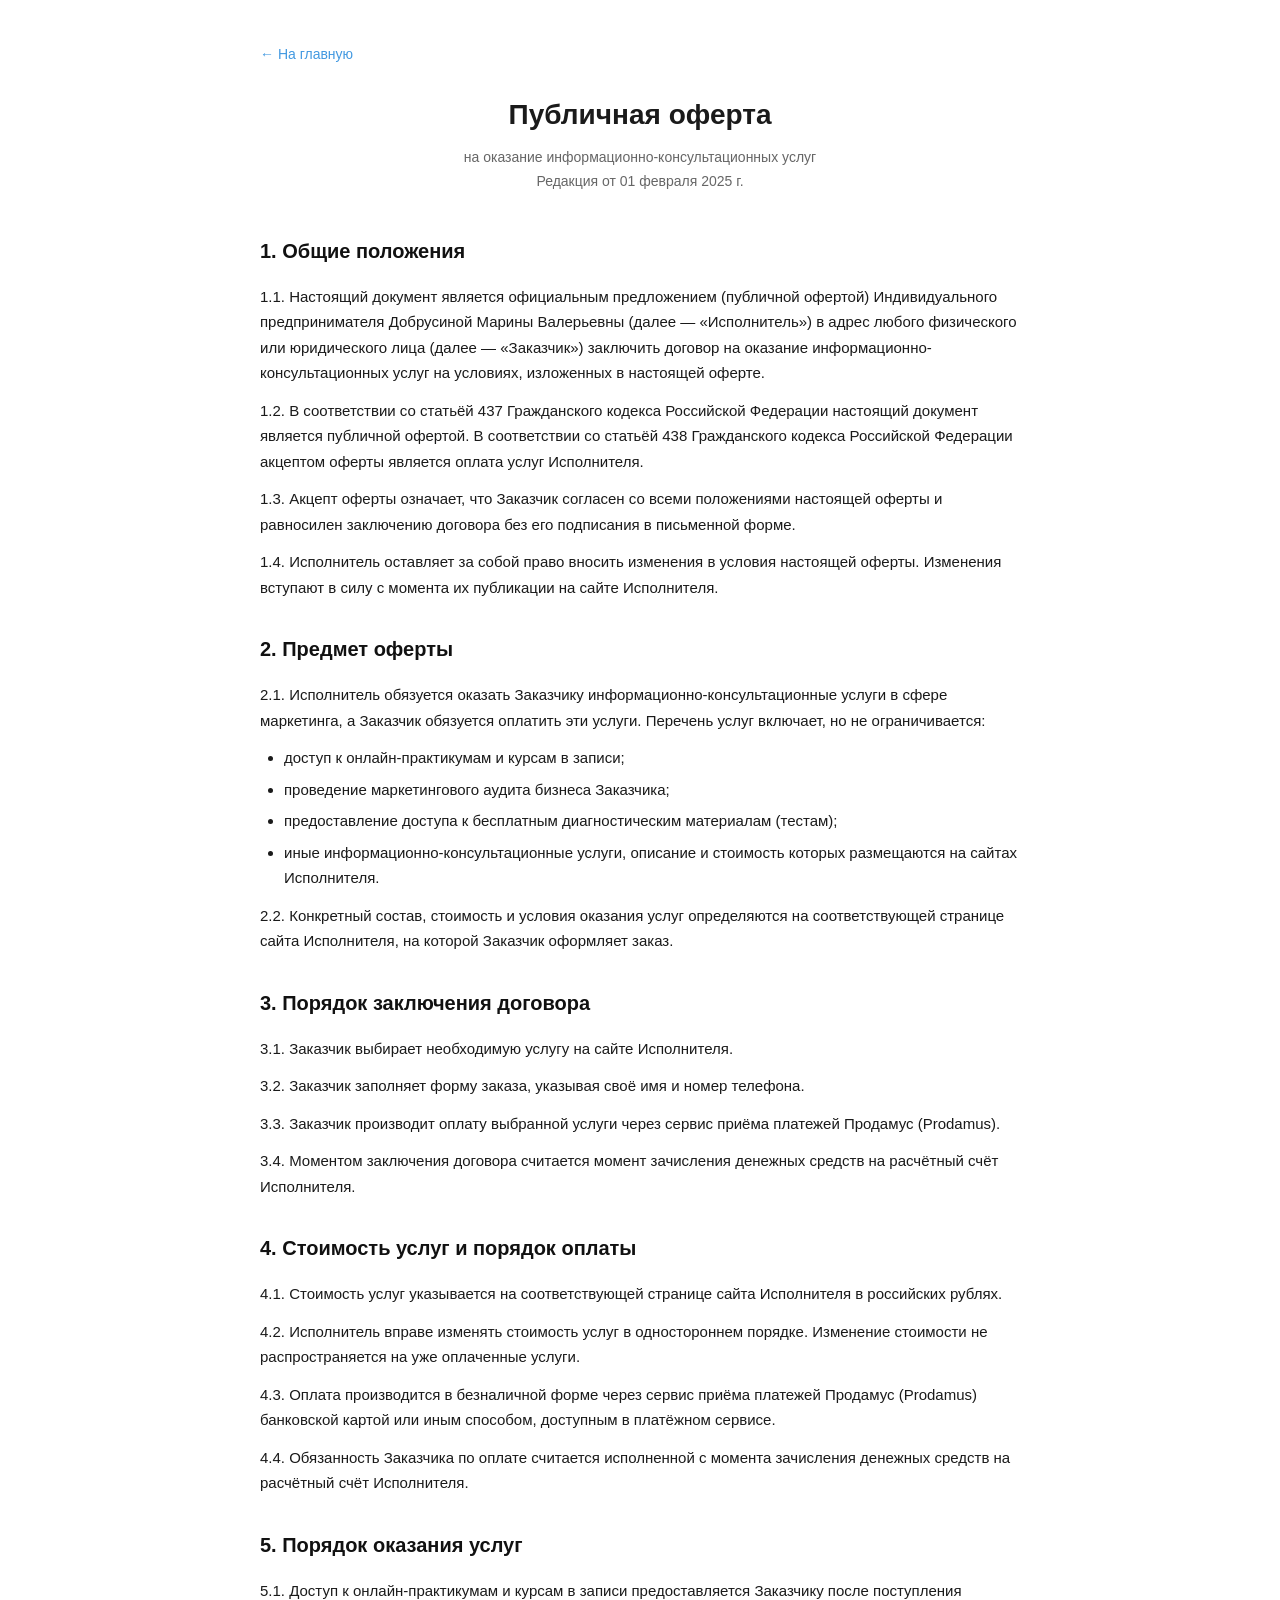
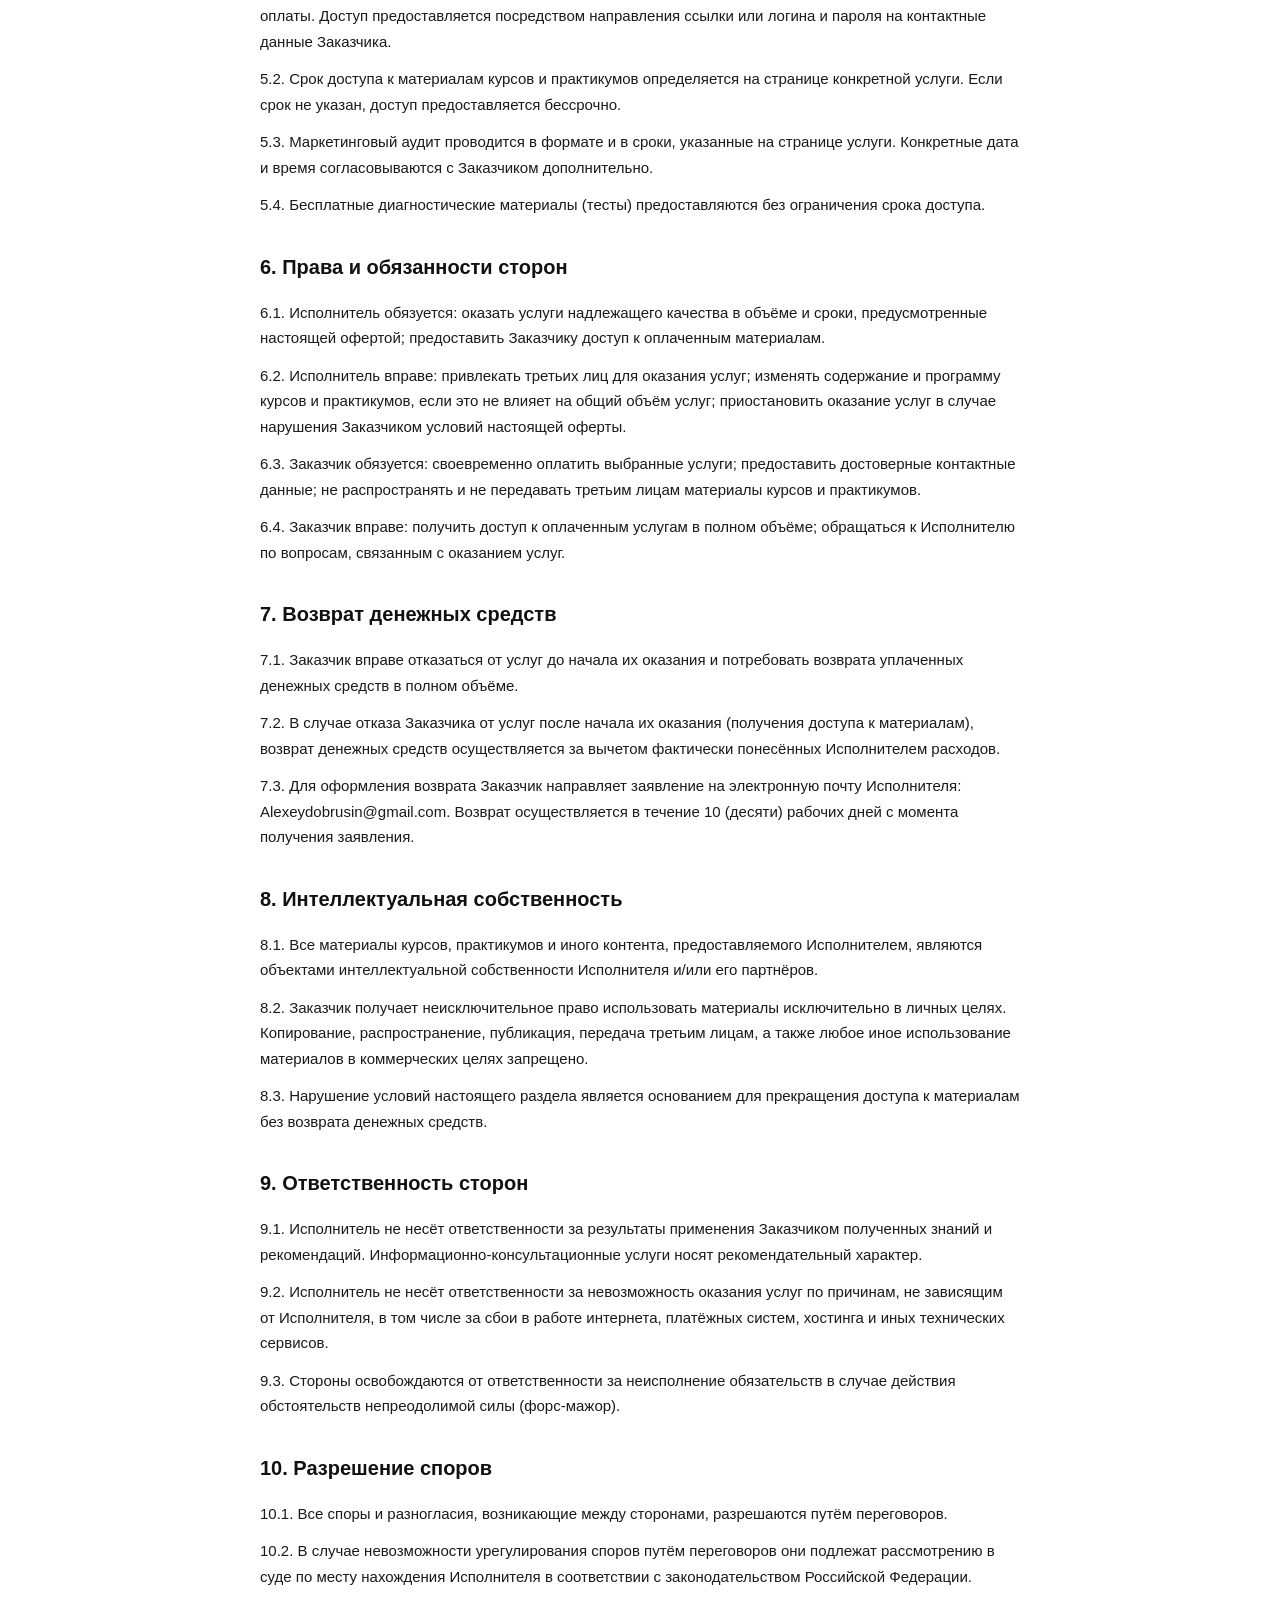
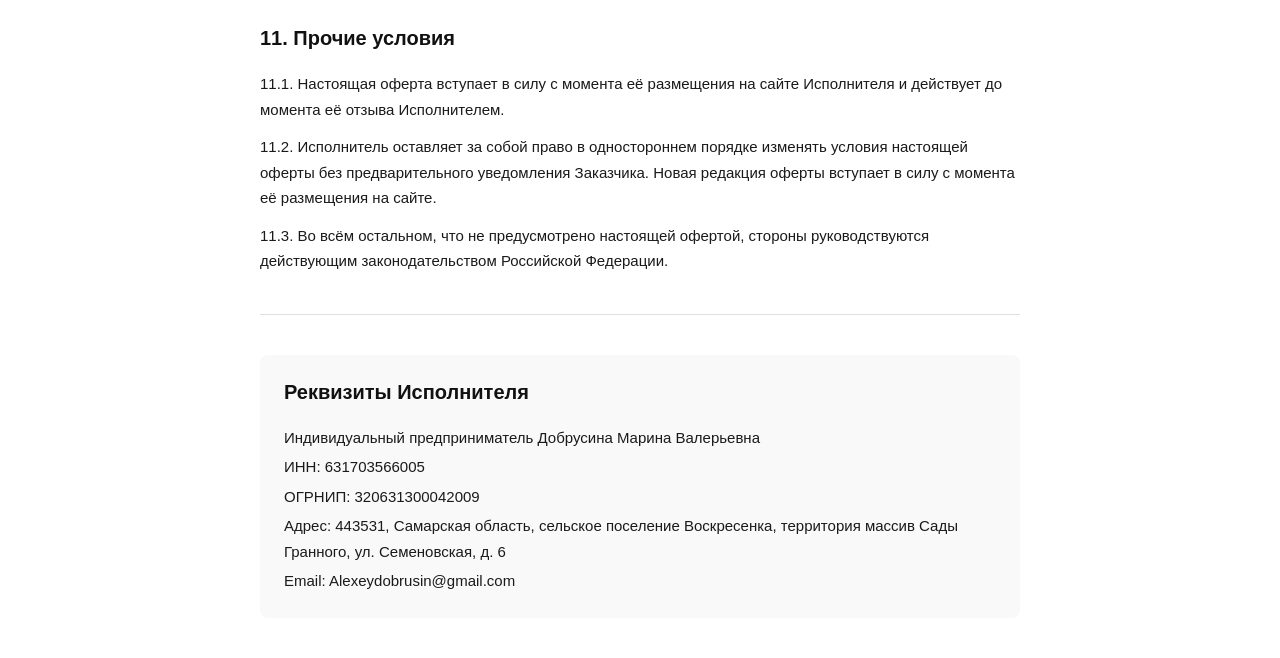
<file: offer.html>
<!DOCTYPE html>
<html lang="ru">
<head>
    <meta charset="UTF-8">
    <meta name="viewport" content="width=device-width, initial-scale=1.0">
    <title>Публичная оферта</title>
    <style>
        * { margin: 0; padding: 0; box-sizing: border-box; }
        body {
            font-family: -apple-system, BlinkMacSystemFont, 'Segoe UI', Roboto, sans-serif;
            line-height: 1.7;
            color: #1a1a1a;
            background: #fff;
            padding: 40px 20px;
            max-width: 800px;
            margin: 0 auto;
        }
        h1 {
            font-size: 28px;
            font-weight: 700;
            margin-bottom: 8px;
            text-align: center;
        }
        .subtitle {
            text-align: center;
            color: #666;
            margin-bottom: 40px;
            font-size: 14px;
        }
        h2 {
            font-size: 20px;
            font-weight: 600;
            margin: 32px 0 16px;
            color: #111;
        }
        p {
            margin-bottom: 12px;
            font-size: 15px;
        }
        ul {
            margin: 8px 0 12px 24px;
            font-size: 15px;
        }
        li { margin-bottom: 6px; }
        hr {
            border: none;
            border-top: 1px solid #e0e0e0;
            margin: 40px 0;
        }
        .requisites {
            background: #f9f9f9;
            padding: 20px 24px;
            border-radius: 8px;
            font-size: 14px;
        }
        .requisites p { margin-bottom: 4px; }
        .back-link {
            display: inline-block;
            margin-bottom: 24px;
            color: #4299e1;
            text-decoration: none;
            font-size: 14px;
        }
        .back-link:hover { text-decoration: underline; }
    </style>
<!-- Yandex.Metrika counter -->
<script type="text/javascript">
    (function(m,e,t,r,i,k,a){
        m[i]=m[i]||function(){(m[i].a=m[i].a||[]).push(arguments)};
        m[i].l=1*new Date();
        for (var j = 0; j < document.scripts.length; j++) {if (document.scripts[j].src === r) { return; }}
        k=e.createElement(t),a=e.getElementsByTagName(t)[0],k.async=1,k.src=r,a.parentNode.insertBefore(k,a)
    })(window, document,'script','https://mc.yandex.ru/metrika/tag.js?id=103707469', 'ym');
    ym(103707469, 'init', {ssr:true, webvisor:true, clickmap:true, ecommerce:"dataLayer", referrer: document.referrer, url: location.href, accurateTrackBounce:true, trackLinks:true});
</script>
<noscript><div><img src="https://mc.yandex.ru/watch/103707469" style="position:absolute; left:-9999px;" alt="" /></div></noscript>
<!-- /Yandex.Metrika counter -->
</head>
<body>
    <a href="/landing" class="back-link">&larr; На главную</a>

    <h1>Публичная оферта</h1>
    <p class="subtitle">на оказание информационно-консультационных услуг<br>Редакция от 01 февраля 2025 г.</p>

    <h2>1. Общие положения</h2>
    <p>1.1. Настоящий документ является официальным предложением (публичной офертой) Индивидуального предпринимателя Добрусиной Марины Валерьевны (далее — «Исполнитель») в адрес любого физического или юридического лица (далее — «Заказчик») заключить договор на оказание информационно-консультационных услуг на условиях, изложенных в настоящей оферте.</p>
    <p>1.2. В соответствии со статьёй 437 Гражданского кодекса Российской Федерации настоящий документ является публичной офертой. В соответствии со статьёй 438 Гражданского кодекса Российской Федерации акцептом оферты является оплата услуг Исполнителя.</p>
    <p>1.3. Акцепт оферты означает, что Заказчик согласен со всеми положениями настоящей оферты и равносилен заключению договора без его подписания в письменной форме.</p>
    <p>1.4. Исполнитель оставляет за собой право вносить изменения в условия настоящей оферты. Изменения вступают в силу с момента их публикации на сайте Исполнителя.</p>

    <h2>2. Предмет оферты</h2>
    <p>2.1. Исполнитель обязуется оказать Заказчику информационно-консультационные услуги в сфере маркетинга, а Заказчик обязуется оплатить эти услуги. Перечень услуг включает, но не ограничивается:</p>
    <ul>
        <li>доступ к онлайн-практикумам и курсам в записи;</li>
        <li>проведение маркетингового аудита бизнеса Заказчика;</li>
        <li>предоставление доступа к бесплатным диагностическим материалам (тестам);</li>
        <li>иные информационно-консультационные услуги, описание и стоимость которых размещаются на сайтах Исполнителя.</li>
    </ul>
    <p>2.2. Конкретный состав, стоимость и условия оказания услуг определяются на соответствующей странице сайта Исполнителя, на которой Заказчик оформляет заказ.</p>

    <h2>3. Порядок заключения договора</h2>
    <p>3.1. Заказчик выбирает необходимую услугу на сайте Исполнителя.</p>
    <p>3.2. Заказчик заполняет форму заказа, указывая своё имя и номер телефона.</p>
    <p>3.3. Заказчик производит оплату выбранной услуги через сервис приёма платежей Продамус (Prodamus).</p>
    <p>3.4. Моментом заключения договора считается момент зачисления денежных средств на расчётный счёт Исполнителя.</p>

    <h2>4. Стоимость услуг и порядок оплаты</h2>
    <p>4.1. Стоимость услуг указывается на соответствующей странице сайта Исполнителя в российских рублях.</p>
    <p>4.2. Исполнитель вправе изменять стоимость услуг в одностороннем порядке. Изменение стоимости не распространяется на уже оплаченные услуги.</p>
    <p>4.3. Оплата производится в безналичной форме через сервис приёма платежей Продамус (Prodamus) банковской картой или иным способом, доступным в платёжном сервисе.</p>
    <p>4.4. Обязанность Заказчика по оплате считается исполненной с момента зачисления денежных средств на расчётный счёт Исполнителя.</p>

    <h2>5. Порядок оказания услуг</h2>
    <p>5.1. Доступ к онлайн-практикумам и курсам в записи предоставляется Заказчику после поступления оплаты. Доступ предоставляется посредством направления ссылки или логина и пароля на контактные данные Заказчика.</p>
    <p>5.2. Срок доступа к материалам курсов и практикумов определяется на странице конкретной услуги. Если срок не указан, доступ предоставляется бессрочно.</p>
    <p>5.3. Маркетинговый аудит проводится в формате и в сроки, указанные на странице услуги. Конкретные дата и время согласовываются с Заказчиком дополнительно.</p>
    <p>5.4. Бесплатные диагностические материалы (тесты) предоставляются без ограничения срока доступа.</p>

    <h2>6. Права и обязанности сторон</h2>
    <p>6.1. Исполнитель обязуется: оказать услуги надлежащего качества в объёме и сроки, предусмотренные настоящей офертой; предоставить Заказчику доступ к оплаченным материалам.</p>
    <p>6.2. Исполнитель вправе: привлекать третьих лиц для оказания услуг; изменять содержание и программу курсов и практикумов, если это не влияет на общий объём услуг; приостановить оказание услуг в случае нарушения Заказчиком условий настоящей оферты.</p>
    <p>6.3. Заказчик обязуется: своевременно оплатить выбранные услуги; предоставить достоверные контактные данные; не распространять и не передавать третьим лицам материалы курсов и практикумов.</p>
    <p>6.4. Заказчик вправе: получить доступ к оплаченным услугам в полном объёме; обращаться к Исполнителю по вопросам, связанным с оказанием услуг.</p>

    <h2>7. Возврат денежных средств</h2>
    <p>7.1. Заказчик вправе отказаться от услуг до начала их оказания и потребовать возврата уплаченных денежных средств в полном объёме.</p>
    <p>7.2. В случае отказа Заказчика от услуг после начала их оказания (получения доступа к материалам), возврат денежных средств осуществляется за вычетом фактически понесённых Исполнителем расходов.</p>
    <p>7.3. Для оформления возврата Заказчик направляет заявление на электронную почту Исполнителя: Alexeydobrusin@gmail.com. Возврат осуществляется в течение 10 (десяти) рабочих дней с момента получения заявления.</p>

    <h2>8. Интеллектуальная собственность</h2>
    <p>8.1. Все материалы курсов, практикумов и иного контента, предоставляемого Исполнителем, являются объектами интеллектуальной собственности Исполнителя и/или его партнёров.</p>
    <p>8.2. Заказчик получает неисключительное право использовать материалы исключительно в личных целях. Копирование, распространение, публикация, передача третьим лицам, а также любое иное использование материалов в коммерческих целях запрещено.</p>
    <p>8.3. Нарушение условий настоящего раздела является основанием для прекращения доступа к материалам без возврата денежных средств.</p>

    <h2>9. Ответственность сторон</h2>
    <p>9.1. Исполнитель не несёт ответственности за результаты применения Заказчиком полученных знаний и рекомендаций. Информационно-консультационные услуги носят рекомендательный характер.</p>
    <p>9.2. Исполнитель не несёт ответственности за невозможность оказания услуг по причинам, не зависящим от Исполнителя, в том числе за сбои в работе интернета, платёжных систем, хостинга и иных технических сервисов.</p>
    <p>9.3. Стороны освобождаются от ответственности за неисполнение обязательств в случае действия обстоятельств непреодолимой силы (форс-мажор).</p>

    <h2>10. Разрешение споров</h2>
    <p>10.1. Все споры и разногласия, возникающие между сторонами, разрешаются путём переговоров.</p>
    <p>10.2. В случае невозможности урегулирования споров путём переговоров они подлежат рассмотрению в суде по месту нахождения Исполнителя в соответствии с законодательством Российской Федерации.</p>

    <h2>11. Прочие условия</h2>
    <p>11.1. Настоящая оферта вступает в силу с момента её размещения на сайте Исполнителя и действует до момента её отзыва Исполнителем.</p>
    <p>11.2. Исполнитель оставляет за собой право в одностороннем порядке изменять условия настоящей оферты без предварительного уведомления Заказчика. Новая редакция оферты вступает в силу с момента её размещения на сайте.</p>
    <p>11.3. Во всём остальном, что не предусмотрено настоящей офертой, стороны руководствуются действующим законодательством Российской Федерации.</p>

    <hr>

    <div class="requisites">
        <h2 style="margin-top: 0;">Реквизиты Исполнителя</h2>
        <p>Индивидуальный предприниматель Добрусина Марина Валерьевна</p>
        <p>ИНН: 631703566005</p>
        <p>ОГРНИП: 320631300042009</p>
        <p>Адрес: 443531, Самарская область, сельское поселение Воскресенка, территория массив Сады Гранного, ул. Семеновская, д. 6</p>
        <p>Email: Alexeydobrusin@gmail.com</p>
    </div>
</body>
</html>
</file>
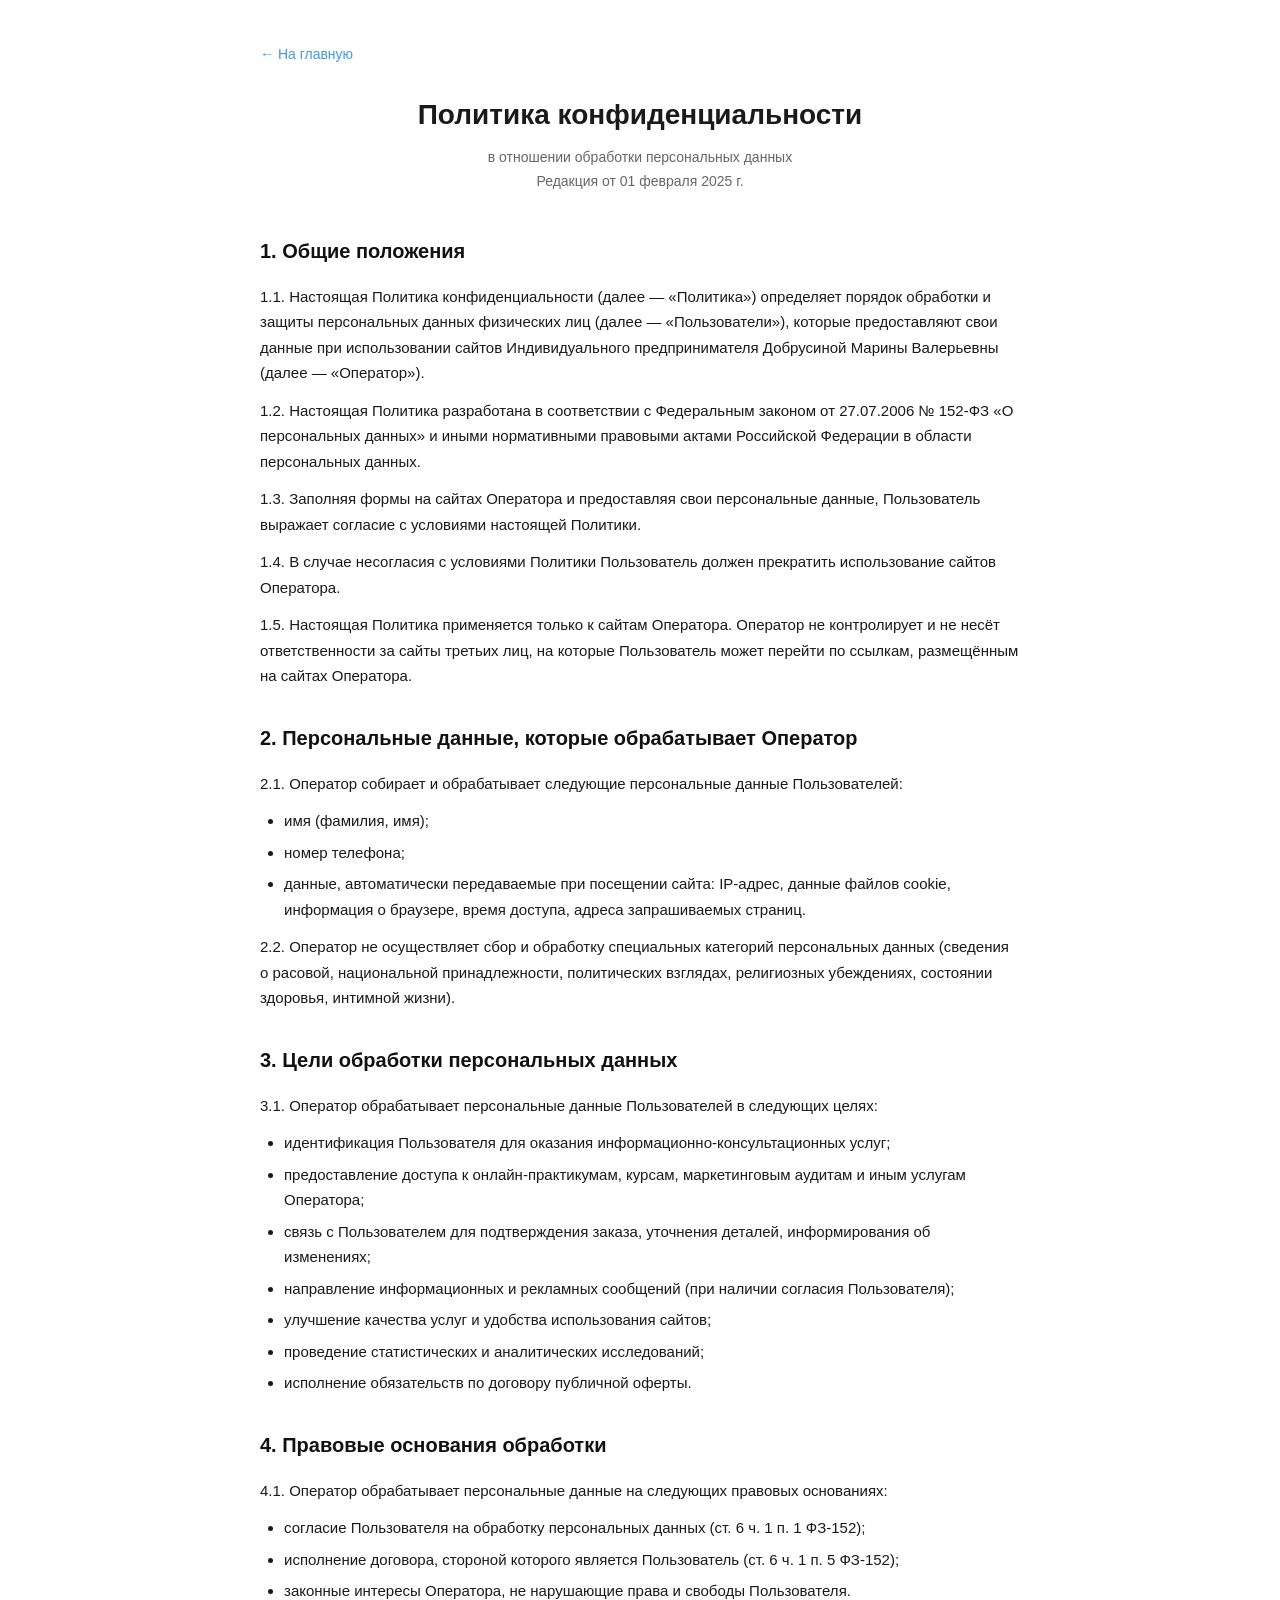
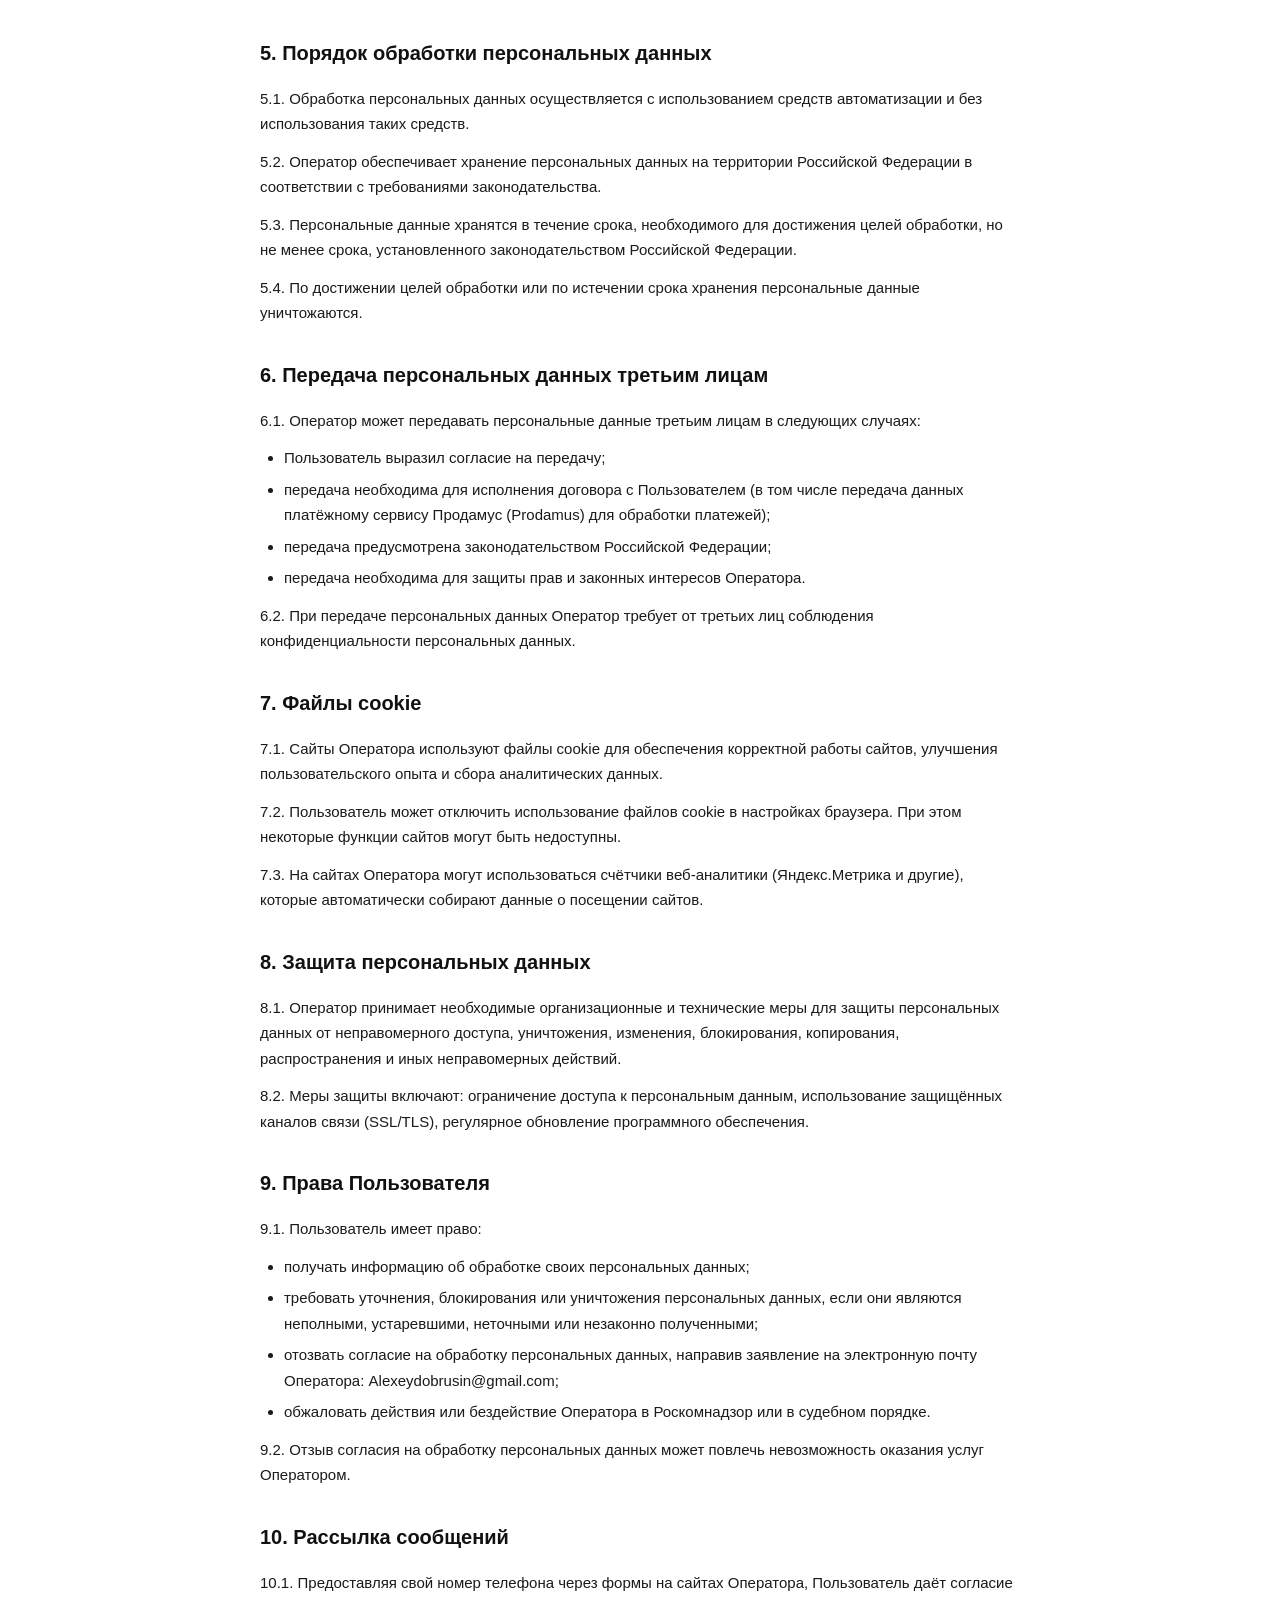
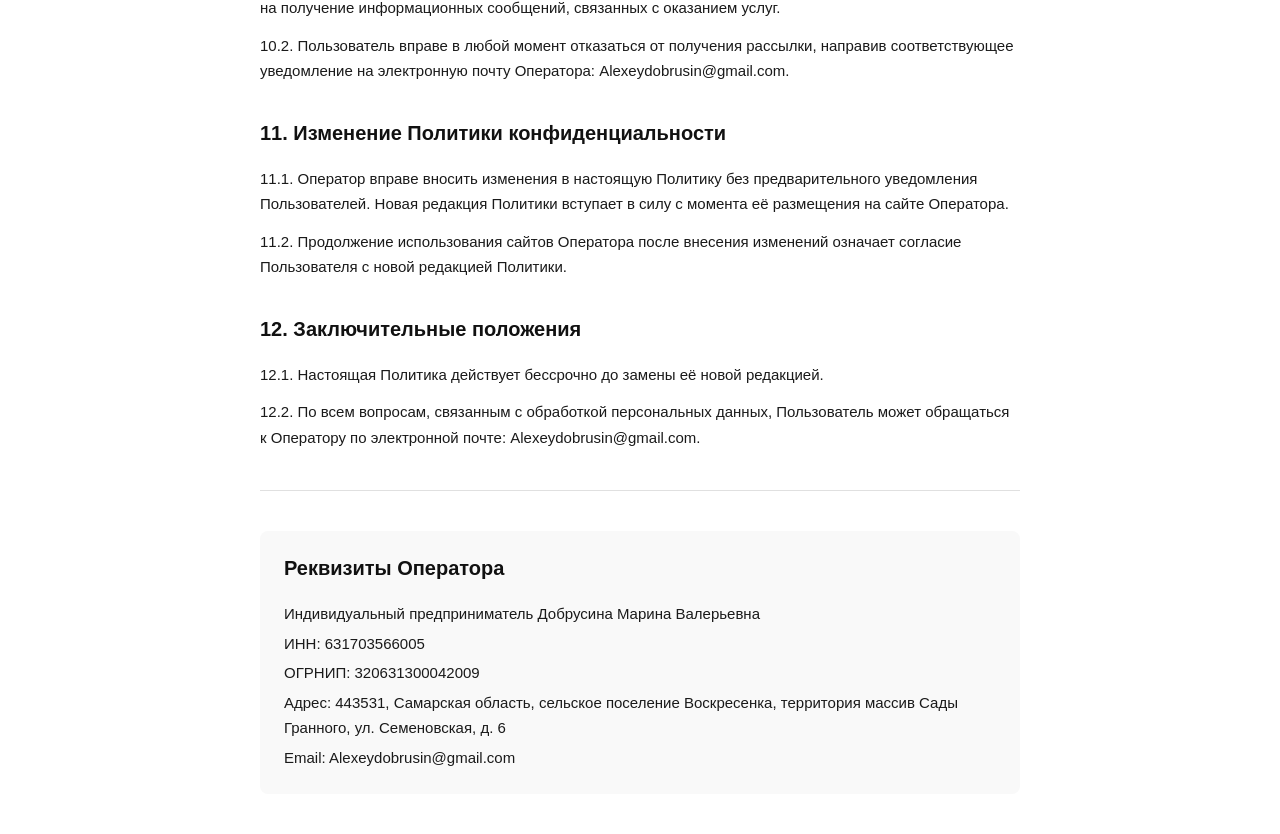
<file: privacy.html>
<!DOCTYPE html>
<html lang="ru">
<head>
    <meta charset="UTF-8">
    <meta name="viewport" content="width=device-width, initial-scale=1.0">
    <title>Политика конфиденциальности</title>
    <style>
        * { margin: 0; padding: 0; box-sizing: border-box; }
        body {
            font-family: -apple-system, BlinkMacSystemFont, 'Segoe UI', Roboto, sans-serif;
            line-height: 1.7;
            color: #1a1a1a;
            background: #fff;
            padding: 40px 20px;
            max-width: 800px;
            margin: 0 auto;
        }
        h1 {
            font-size: 28px;
            font-weight: 700;
            margin-bottom: 8px;
            text-align: center;
        }
        .subtitle {
            text-align: center;
            color: #666;
            margin-bottom: 40px;
            font-size: 14px;
        }
        h2 {
            font-size: 20px;
            font-weight: 600;
            margin: 32px 0 16px;
            color: #111;
        }
        p {
            margin-bottom: 12px;
            font-size: 15px;
        }
        ul {
            margin: 8px 0 12px 24px;
            font-size: 15px;
        }
        li { margin-bottom: 6px; }
        hr {
            border: none;
            border-top: 1px solid #e0e0e0;
            margin: 40px 0;
        }
        .requisites {
            background: #f9f9f9;
            padding: 20px 24px;
            border-radius: 8px;
            font-size: 14px;
        }
        .requisites p { margin-bottom: 4px; }
        .back-link {
            display: inline-block;
            margin-bottom: 24px;
            color: #4299e1;
            text-decoration: none;
            font-size: 14px;
        }
        .back-link:hover { text-decoration: underline; }
    </style>
<!-- Yandex.Metrika counter -->
<script type="text/javascript">
    (function(m,e,t,r,i,k,a){
        m[i]=m[i]||function(){(m[i].a=m[i].a||[]).push(arguments)};
        m[i].l=1*new Date();
        for (var j = 0; j < document.scripts.length; j++) {if (document.scripts[j].src === r) { return; }}
        k=e.createElement(t),a=e.getElementsByTagName(t)[0],k.async=1,k.src=r,a.parentNode.insertBefore(k,a)
    })(window, document,'script','https://mc.yandex.ru/metrika/tag.js?id=103707469', 'ym');
    ym(103707469, 'init', {ssr:true, webvisor:true, clickmap:true, ecommerce:"dataLayer", referrer: document.referrer, url: location.href, accurateTrackBounce:true, trackLinks:true});
</script>
<noscript><div><img src="https://mc.yandex.ru/watch/103707469" style="position:absolute; left:-9999px;" alt="" /></div></noscript>
<!-- /Yandex.Metrika counter -->
</head>
<body>
    <a href="/landing" class="back-link">&larr; На главную</a>

    <h1>Политика конфиденциальности</h1>
    <p class="subtitle">в отношении обработки персональных данных<br>Редакция от 01 февраля 2025 г.</p>

    <h2>1. Общие положения</h2>
    <p>1.1. Настоящая Политика конфиденциальности (далее — «Политика») определяет порядок обработки и защиты персональных данных физических лиц (далее — «Пользователи»), которые предоставляют свои данные при использовании сайтов Индивидуального предпринимателя Добрусиной Марины Валерьевны (далее — «Оператор»).</p>
    <p>1.2. Настоящая Политика разработана в соответствии с Федеральным законом от 27.07.2006 № 152-ФЗ «О персональных данных» и иными нормативными правовыми актами Российской Федерации в области персональных данных.</p>
    <p>1.3. Заполняя формы на сайтах Оператора и предоставляя свои персональные данные, Пользователь выражает согласие с условиями настоящей Политики.</p>
    <p>1.4. В случае несогласия с условиями Политики Пользователь должен прекратить использование сайтов Оператора.</p>
    <p>1.5. Настоящая Политика применяется только к сайтам Оператора. Оператор не контролирует и не несёт ответственности за сайты третьих лиц, на которые Пользователь может перейти по ссылкам, размещённым на сайтах Оператора.</p>

    <h2>2. Персональные данные, которые обрабатывает Оператор</h2>
    <p>2.1. Оператор собирает и обрабатывает следующие персональные данные Пользователей:</p>
    <ul>
        <li>имя (фамилия, имя);</li>
        <li>номер телефона;</li>
        <li>данные, автоматически передаваемые при посещении сайта: IP-адрес, данные файлов cookie, информация о браузере, время доступа, адреса запрашиваемых страниц.</li>
    </ul>
    <p>2.2. Оператор не осуществляет сбор и обработку специальных категорий персональных данных (сведения о расовой, национальной принадлежности, политических взглядах, религиозных убеждениях, состоянии здоровья, интимной жизни).</p>

    <h2>3. Цели обработки персональных данных</h2>
    <p>3.1. Оператор обрабатывает персональные данные Пользователей в следующих целях:</p>
    <ul>
        <li>идентификация Пользователя для оказания информационно-консультационных услуг;</li>
        <li>предоставление доступа к онлайн-практикумам, курсам, маркетинговым аудитам и иным услугам Оператора;</li>
        <li>связь с Пользователем для подтверждения заказа, уточнения деталей, информирования об изменениях;</li>
        <li>направление информационных и рекламных сообщений (при наличии согласия Пользователя);</li>
        <li>улучшение качества услуг и удобства использования сайтов;</li>
        <li>проведение статистических и аналитических исследований;</li>
        <li>исполнение обязательств по договору публичной оферты.</li>
    </ul>

    <h2>4. Правовые основания обработки</h2>
    <p>4.1. Оператор обрабатывает персональные данные на следующих правовых основаниях:</p>
    <ul>
        <li>согласие Пользователя на обработку персональных данных (ст. 6 ч. 1 п. 1 ФЗ-152);</li>
        <li>исполнение договора, стороной которого является Пользователь (ст. 6 ч. 1 п. 5 ФЗ-152);</li>
        <li>законные интересы Оператора, не нарушающие права и свободы Пользователя.</li>
    </ul>

    <h2>5. Порядок обработки персональных данных</h2>
    <p>5.1. Обработка персональных данных осуществляется с использованием средств автоматизации и без использования таких средств.</p>
    <p>5.2. Оператор обеспечивает хранение персональных данных на территории Российской Федерации в соответствии с требованиями законодательства.</p>
    <p>5.3. Персональные данные хранятся в течение срока, необходимого для достижения целей обработки, но не менее срока, установленного законодательством Российской Федерации.</p>
    <p>5.4. По достижении целей обработки или по истечении срока хранения персональные данные уничтожаются.</p>

    <h2>6. Передача персональных данных третьим лицам</h2>
    <p>6.1. Оператор может передавать персональные данные третьим лицам в следующих случаях:</p>
    <ul>
        <li>Пользователь выразил согласие на передачу;</li>
        <li>передача необходима для исполнения договора с Пользователем (в том числе передача данных платёжному сервису Продамус (Prodamus) для обработки платежей);</li>
        <li>передача предусмотрена законодательством Российской Федерации;</li>
        <li>передача необходима для защиты прав и законных интересов Оператора.</li>
    </ul>
    <p>6.2. При передаче персональных данных Оператор требует от третьих лиц соблюдения конфиденциальности персональных данных.</p>

    <h2>7. Файлы cookie</h2>
    <p>7.1. Сайты Оператора используют файлы cookie для обеспечения корректной работы сайтов, улучшения пользовательского опыта и сбора аналитических данных.</p>
    <p>7.2. Пользователь может отключить использование файлов cookie в настройках браузера. При этом некоторые функции сайтов могут быть недоступны.</p>
    <p>7.3. На сайтах Оператора могут использоваться счётчики веб-аналитики (Яндекс.Метрика и другие), которые автоматически собирают данные о посещении сайтов.</p>

    <h2>8. Защита персональных данных</h2>
    <p>8.1. Оператор принимает необходимые организационные и технические меры для защиты персональных данных от неправомерного доступа, уничтожения, изменения, блокирования, копирования, распространения и иных неправомерных действий.</p>
    <p>8.2. Меры защиты включают: ограничение доступа к персональным данным, использование защищённых каналов связи (SSL/TLS), регулярное обновление программного обеспечения.</p>

    <h2>9. Права Пользователя</h2>
    <p>9.1. Пользователь имеет право:</p>
    <ul>
        <li>получать информацию об обработке своих персональных данных;</li>
        <li>требовать уточнения, блокирования или уничтожения персональных данных, если они являются неполными, устаревшими, неточными или незаконно полученными;</li>
        <li>отозвать согласие на обработку персональных данных, направив заявление на электронную почту Оператора: Alexeydobrusin@gmail.com;</li>
        <li>обжаловать действия или бездействие Оператора в Роскомнадзор или в судебном порядке.</li>
    </ul>
    <p>9.2. Отзыв согласия на обработку персональных данных может повлечь невозможность оказания услуг Оператором.</p>

    <h2>10. Рассылка сообщений</h2>
    <p>10.1. Предоставляя свой номер телефона через формы на сайтах Оператора, Пользователь даёт согласие на получение информационных сообщений, связанных с оказанием услуг.</p>
    <p>10.2. Пользователь вправе в любой момент отказаться от получения рассылки, направив соответствующее уведомление на электронную почту Оператора: Alexeydobrusin@gmail.com.</p>

    <h2>11. Изменение Политики конфиденциальности</h2>
    <p>11.1. Оператор вправе вносить изменения в настоящую Политику без предварительного уведомления Пользователей. Новая редакция Политики вступает в силу с момента её размещения на сайте Оператора.</p>
    <p>11.2. Продолжение использования сайтов Оператора после внесения изменений означает согласие Пользователя с новой редакцией Политики.</p>

    <h2>12. Заключительные положения</h2>
    <p>12.1. Настоящая Политика действует бессрочно до замены её новой редакцией.</p>
    <p>12.2. По всем вопросам, связанным с обработкой персональных данных, Пользователь может обращаться к Оператору по электронной почте: Alexeydobrusin@gmail.com.</p>

    <hr>

    <div class="requisites">
        <h2 style="margin-top: 0;">Реквизиты Оператора</h2>
        <p>Индивидуальный предприниматель Добрусина Марина Валерьевна</p>
        <p>ИНН: 631703566005</p>
        <p>ОГРНИП: 320631300042009</p>
        <p>Адрес: 443531, Самарская область, сельское поселение Воскресенка, территория массив Сады Гранного, ул. Семеновская, д. 6</p>
        <p>Email: Alexeydobrusin@gmail.com</p>
    </div>
</body>
</html>
</file>
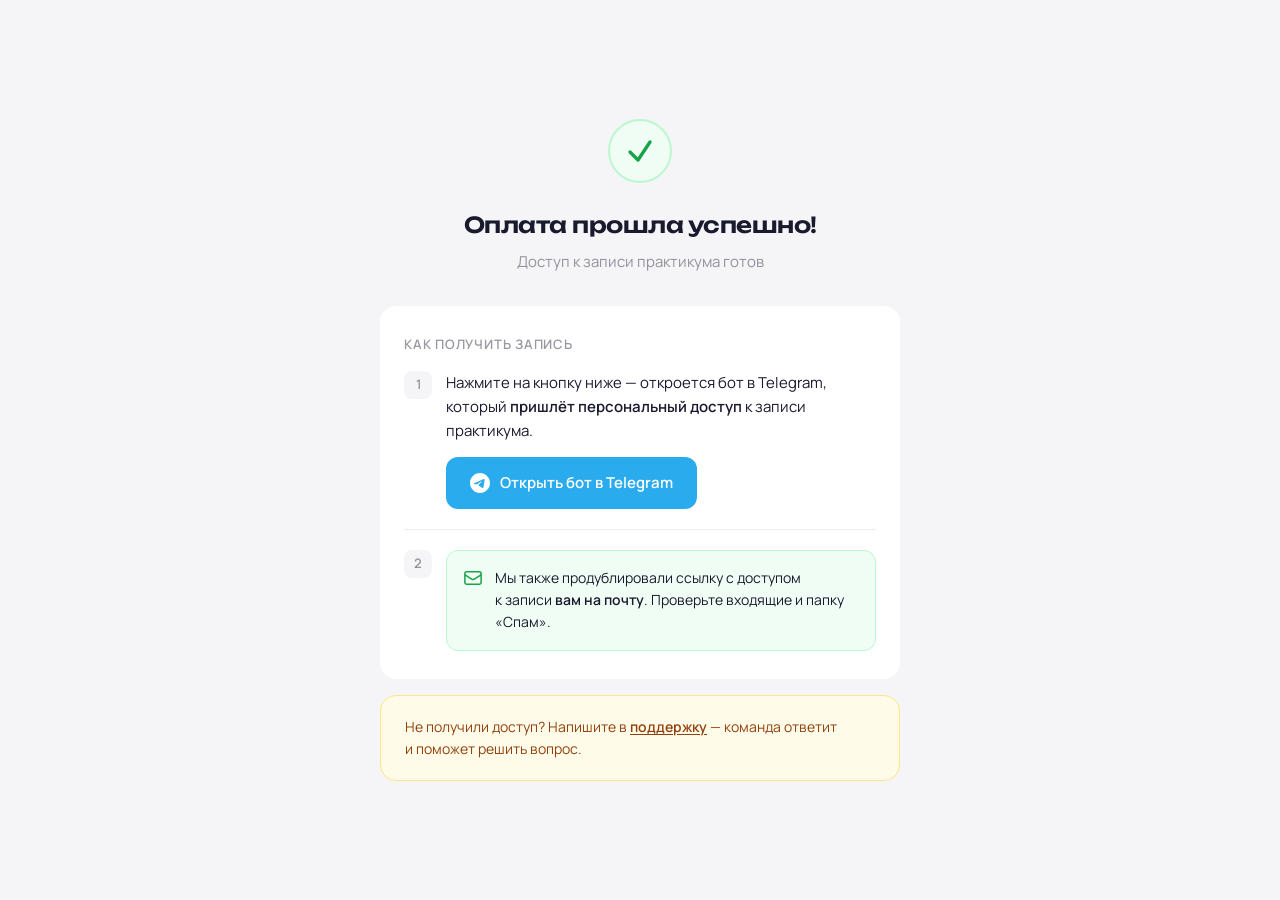
<file: success.html>
<!DOCTYPE html>
<html lang="ru">
<head>
    <meta charset="UTF-8">
    <meta name="viewport" content="width=device-width, initial-scale=1.0">
    <title>Оплата прошла успешно — MetodZMS</title>
    <link rel="icon" href="assets/icons/crosshair.svg" type="image/svg+xml">
    <link rel="preconnect" href="https://fonts.googleapis.com">
    <link rel="preconnect" href="https://fonts.gstatic.com" crossorigin>
    <link href="https://fonts.googleapis.com/css2?family=Manrope:wght@300;400;500;600;700&family=Unbounded:wght@300;400;500;600;700&display=swap" rel="stylesheet">
    <style>
        *, *::before, *::after {
            margin: 0;
            padding: 0;
            box-sizing: border-box;
        }

        :root {
            --bg: #f5f5f7;
            --card-bg: #ffffff;
            --text: #1a1a2e;
            --text-secondary: rgba(26, 26, 46, 0.45);
            --accent: #c8f542;
            --accent-dark: #1a1a2e;
            --telegram: #2AABEE;
            --telegram-hover: #229ED9;
            --border: rgba(26, 26, 46, 0.08);
            --success-bg: #f0fdf4;
            --success-border: #bbf7d0;
            --success-icon: #16a34a;
            --support-bg: #fefce8;
            --support-border: #fde68a;
            --support-text: #92400e;
        }

        body {
            font-family: 'Manrope', sans-serif;
            background: var(--bg);
            color: var(--text);
            min-height: 100vh;
            display: flex;
            align-items: center;
            justify-content: center;
            padding: 24px 16px;
            line-height: 1.6;
            -webkit-font-smoothing: antialiased;
            -moz-osx-font-smoothing: grayscale;
        }

        .container {
            max-width: 520px;
            width: 100%;
        }

        /* Success indicator */
        .success-icon {
            width: 64px;
            height: 64px;
            background: var(--success-bg);
            border: 2px solid var(--success-border);
            border-radius: 50%;
            display: flex;
            align-items: center;
            justify-content: center;
            margin: 0 auto 24px;
            animation: scaleIn 0.5s cubic-bezier(0.34, 1.56, 0.64, 1) forwards;
        }

        .success-icon svg {
            width: 32px;
            height: 32px;
            color: var(--success-icon);
            animation: checkDraw 0.4s 0.3s ease forwards;
            opacity: 0;
        }

        @keyframes scaleIn {
            from { transform: scale(0); opacity: 0; }
            to { transform: scale(1); opacity: 1; }
        }

        @keyframes checkDraw {
            from { opacity: 0; transform: scale(0.5); }
            to { opacity: 1; transform: scale(1); }
        }

        /* Header */
        h1 {
            font-family: 'Unbounded', sans-serif;
            font-size: 22px;
            font-weight: 600;
            text-align: center;
            margin-bottom: 8px;
            letter-spacing: -0.5px;
        }

        .subtitle {
            text-align: center;
            color: var(--text-secondary);
            font-size: 15px;
            margin-bottom: 32px;
        }

        /* Card */
        .card {
            background: var(--card-bg);
            border-radius: 16px;
            padding: 28px 24px;
            margin-bottom: 16px;
        }

        .card-title {
            font-size: 13px;
            font-weight: 600;
            text-transform: uppercase;
            letter-spacing: 0.06em;
            color: var(--text-secondary);
            margin-bottom: 16px;
        }

        /* Steps */
        .step {
            display: flex;
            gap: 14px;
            align-items: flex-start;
        }

        .step + .step {
            margin-top: 20px;
            padding-top: 20px;
            border-top: 1px solid var(--border);
        }

        .step-number {
            width: 28px;
            height: 28px;
            min-width: 28px;
            background: var(--bg);
            border-radius: 8px;
            display: flex;
            align-items: center;
            justify-content: center;
            font-size: 13px;
            font-weight: 600;
            color: var(--text-secondary);
        }

        .step-content p {
            font-size: 15px;
            color: var(--text);
            line-height: 1.6;
        }

        .step-content p strong {
            font-weight: 600;
            color: var(--text);
        }

        /* Telegram button */
        .tg-button {
            display: inline-flex;
            align-items: center;
            gap: 10px;
            background: var(--telegram);
            color: #fff;
            text-decoration: none;
            font-family: 'Manrope', sans-serif;
            font-size: 15px;
            font-weight: 600;
            padding: 14px 24px;
            border-radius: 12px;
            margin-top: 14px;
            transition: background 0.2s ease, transform 0.15s ease;
        }

        .tg-button svg {
            width: 20px;
            height: 20px;
        }

        @media (hover: hover) {
            .tg-button:hover {
                background: var(--telegram-hover);
                transform: translateY(-1px);
            }
        }

        .tg-button:active {
            transform: translateY(0);
        }

        /* Email note */
        .email-note {
            display: flex;
            gap: 12px;
            align-items: flex-start;
            background: var(--success-bg);
            border: 1px solid var(--success-border);
            border-radius: 12px;
            padding: 16px;
        }

        .email-note svg {
            width: 20px;
            height: 20px;
            min-width: 20px;
            color: var(--success-icon);
            margin-top: 1px;
        }

        .email-note p {
            font-size: 14px;
            color: var(--text);
            line-height: 1.6;
        }

        /* Support card */
        .support-card {
            background: var(--support-bg);
            border: 1px solid var(--support-border);
            border-radius: 16px;
            padding: 20px 24px;
        }

        .support-card p {
            font-size: 14px;
            color: var(--support-text);
            line-height: 1.6;
        }

        .support-card a {
            color: var(--support-text);
            font-weight: 600;
            text-decoration: underline;
            text-underline-offset: 2px;
        }

        @media (hover: hover) {
            .support-card a:hover {
                text-decoration: none;
            }
        }

        /* Responsive */
        @media (max-width: 480px) {
            h1 {
                font-size: 19px;
            }
            .card {
                padding: 22px 18px;
            }
            .support-card {
                padding: 18px;
            }
            .tg-button {
                font-size: 14px;
                padding: 12px 20px;
            }
        }
    </style>
<!-- Yandex.Metrika counter -->
<script type="text/javascript">
    (function(m,e,t,r,i,k,a){
        m[i]=m[i]||function(){(m[i].a=m[i].a||[]).push(arguments)};
        m[i].l=1*new Date();
        for (var j = 0; j < document.scripts.length; j++) {if (document.scripts[j].src === r) { return; }}
        k=e.createElement(t),a=e.getElementsByTagName(t)[0],k.async=1,k.src=r,a.parentNode.insertBefore(k,a)
    })(window, document,'script','https://mc.yandex.ru/metrika/tag.js?id=103707469', 'ym');
    ym(103707469, 'init', {ssr:true, webvisor:true, clickmap:true, ecommerce:"dataLayer", referrer: document.referrer, url: location.href, accurateTrackBounce:true, trackLinks:true});
</script>
<noscript><div><img src="https://mc.yandex.ru/watch/103707469" style="position:absolute; left:-9999px;" alt="" /></div></noscript>
<!-- /Yandex.Metrika counter -->
</head>
<body>
    <div class="container">

        <div class="success-icon">
            <svg xmlns="http://www.w3.org/2000/svg" fill="none" viewBox="0 0 24 24" stroke-width="2.5" stroke="currentColor">
                <path stroke-linecap="round" stroke-linejoin="round" d="M4.5 12.75l6 6 9-13.5" />
            </svg>
        </div>

        <h1>Оплата прошла успешно!</h1>
        <p class="subtitle">Доступ к&nbsp;записи практикума готов</p>

        <div class="card">
            <div class="card-title">Как получить запись</div>

            <div class="step">
                <div class="step-number">1</div>
                <div class="step-content">
                    <p>Нажмите на&nbsp;кнопку ниже&nbsp;&mdash; откроется бот в&nbsp;Telegram, который <strong>пришлёт персональный доступ</strong> к&nbsp;записи практикума.</p>
                    <a href="https://t.me/dobrusin_promarketing_bot?start=strategy" class="tg-button" target="_blank" rel="noopener">
                        <svg viewBox="0 0 24 24" fill="currentColor"><path d="M12 0C5.373 0 0 5.373 0 12s5.373 12 12 12 12-5.373 12-12S18.627 0 12 0zm5.562 8.161c-.18 1.897-.962 6.502-1.359 8.627-.168.9-.5 1.201-.82 1.23-.697.064-1.226-.461-1.901-.903-1.056-.692-1.653-1.123-2.678-1.799-1.185-.781-.417-1.21.258-1.911.177-.184 3.247-2.977 3.307-3.23.007-.032.014-.15-.056-.212s-.174-.041-.249-.024c-.106.024-1.793 1.139-5.062 3.345-.479.329-.913.49-1.302.48-.428-.008-1.252-.241-1.865-.44-.752-.244-1.349-.374-1.297-.789.027-.216.325-.437.893-.663 3.498-1.524 5.831-2.529 6.998-3.014 3.332-1.386 4.025-1.627 4.476-1.635.099-.002.321.023.465.141.12.098.153.23.169.332.015.103.034.336.019.518z"/></svg>
                        Открыть бот в&nbsp;Telegram
                    </a>
                </div>
            </div>

            <div class="step">
                <div class="step-number">2</div>
                <div class="step-content">
                    <div class="email-note">
                        <svg xmlns="http://www.w3.org/2000/svg" fill="none" viewBox="0 0 24 24" stroke-width="1.8" stroke="currentColor">
                            <path stroke-linecap="round" stroke-linejoin="round" d="M21.75 6.75v10.5a2.25 2.25 0 01-2.25 2.25h-15a2.25 2.25 0 01-2.25-2.25V6.75m19.5 0A2.25 2.25 0 0019.5 4.5h-15a2.25 2.25 0 00-2.25 2.25m19.5 0v.243a2.25 2.25 0 01-1.07 1.916l-7.5 4.615a2.25 2.25 0 01-2.36 0L3.32 8.91a2.25 2.25 0 01-1.07-1.916V6.75" />
                        </svg>
                        <p>Мы&nbsp;также продублировали ссылку с&nbsp;доступом к&nbsp;записи <strong>вам на&nbsp;почту</strong>. Проверьте входящие и&nbsp;папку &laquo;Спам&raquo;.</p>
                    </div>
                </div>
            </div>
        </div>

        <div class="support-card">
            <!-- TODO: заменить href на реальную ссылку поддержки -->
            <p>Не&nbsp;получили доступ? Напишите в&nbsp;<a href="#TELEGRAM_SUPPORT_LINK" target="_blank" rel="noopener">поддержку</a>&nbsp;&mdash; команда ответит и&nbsp;поможет решить вопрос.</p>
        </div>

    </div>
</body>
</html>
</file>
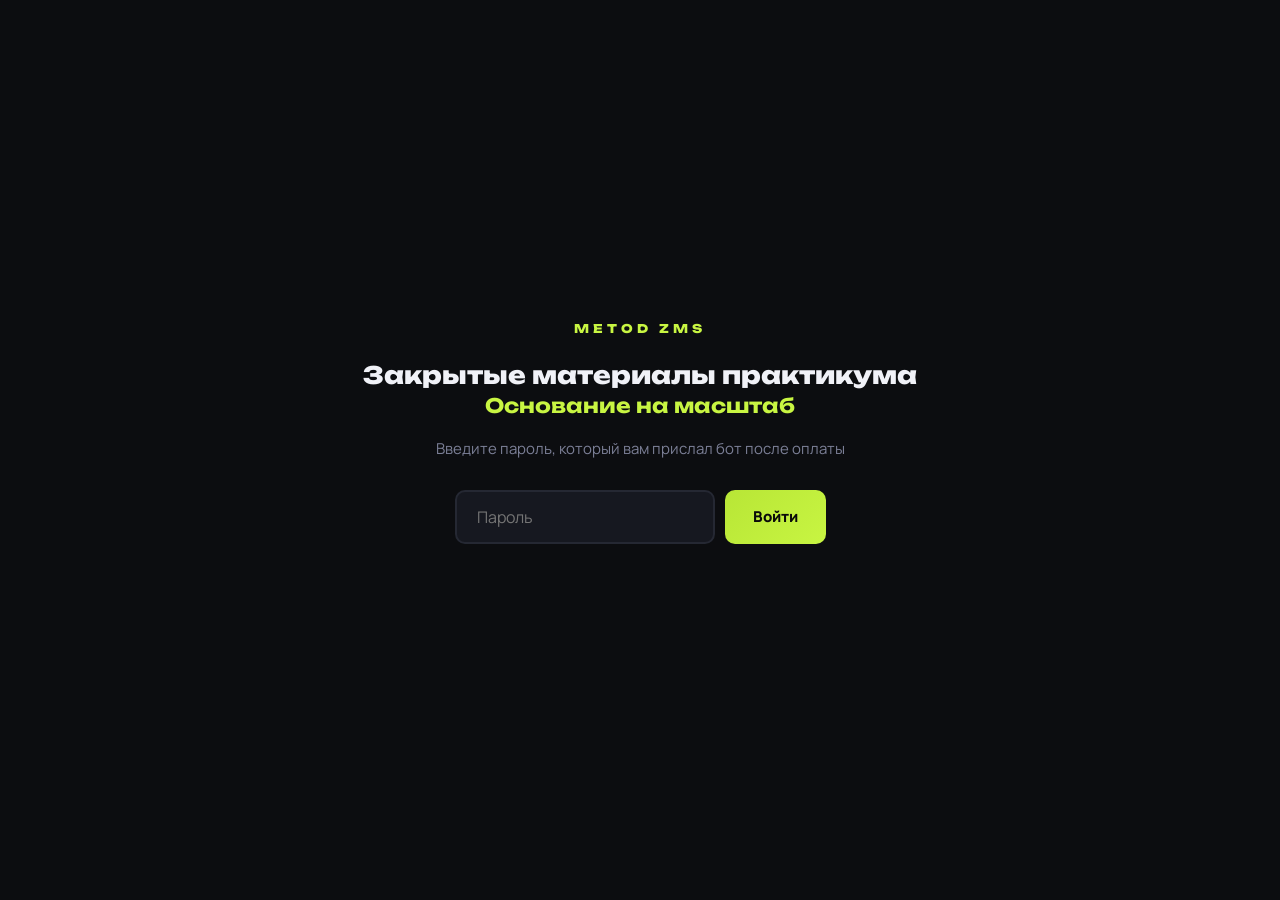
<file: materials/lesson-1.html>
<!DOCTYPE html>
<html lang="ru">
<head>
<meta charset="UTF-8">
<meta name="viewport" content="width=device-width, initial-scale=1.0">
<title>Основание на масштаб — Практикум Алексея Добрусина</title>
<link href="https://fonts.googleapis.com/css2?family=Unbounded:wght@400;500;600;700;800;900&family=Manrope:wght@400;500;600;700;800&display=swap" rel="stylesheet">
<link rel="stylesheet" href="materials.css">
<!-- Yandex.Metrika counter -->
<script type="text/javascript">
    (function(m,e,t,r,i,k,a){
        m[i]=m[i]||function(){(m[i].a=m[i].a||[]).push(arguments)};
        m[i].l=1*new Date();
        for (var j = 0; j < document.scripts.length; j++) {if (document.scripts[j].src === r) { return; }}
        k=e.createElement(t),a=e.getElementsByTagName(t)[0],k.async=1,k.src=r,a.parentNode.insertBefore(k,a)
    })(window, document,'script','https://mc.yandex.ru/metrika/tag.js?id=103707469', 'ym');
    ym(103707469, 'init', {ssr:true, webvisor:true, clickmap:true, ecommerce:"dataLayer", referrer: document.referrer, url: location.href, accurateTrackBounce:true, trackLinks:true});
</script>
<noscript><div><img src="https://mc.yandex.ru/watch/103707469" style="position:absolute; left:-9999px;" alt="" /></div></noscript>
<!-- /Yandex.Metrika counter -->
</head>
<body data-pdf-filename="Konspekt_Osnovanie_Na_Masshtab.pdf">

<!-- ===== PASSWORD GATE ===== -->
<div id="password-gate">
  <div class="pw-brand">METOD ZMS</div>
  <div class="pw-title">Закрытые материалы практикума<br><span class="pw-title-name">Основание на&nbsp;масштаб</span></div>
  <div class="pw-sub">Введите пароль, который вам прислал бот после оплаты</div>
  <div class="pw-form">
    <input type="password" class="pw-input" id="pw-input" placeholder="Пароль" autocomplete="off">
    <button class="pw-btn" onclick="checkPassword()">Войти</button>
  </div>
  <div class="pw-error-msg" id="pw-error"></div>
</div>

<!-- ===== MAIN CONTENT ===== -->
<div id="main-content">

  <!-- VIDEO -->
  <div class="video-section" id="video-section">
    <div class="video-spacer" id="video-spacer"></div>
    <div class="video-frame" id="video-frame">
      <button class="video-close" id="video-close">&#10005;</button>
      <div class="video-inner">
        <img src="../assets/images/ad_z.jpg" alt="Превью видео" class="video-preview" id="video-preview">
        <div class="play-circle" id="video-play">
          <svg width="28" height="28" viewBox="0 0 24 24" fill="none">
            <path d="M8 5.14v13.72a1 1 0 001.5.86l11.04-6.86a1 1 0 000-1.72L9.5 4.28A1 1 0 008 5.14z" fill="#C8F542"/>
          </svg>
        </div>
        <div class="video-spinner" id="video-spinner"></div>
        <iframe id="kinescope-player" src="" allow="autoplay; fullscreen; picture-in-picture; encrypted-media; gyroscope; accelerometer; clipboard-write; screen-wake-lock;" frameborder="0" allowfullscreen></iframe>
      </div>
    </div>
  </div>

  <!-- HERO -->
  <div class="hero">
    <h1>Стратегический маркетинг как фундамент системного бизнеса</h1>
    <p class="hero-sub">Запись и&nbsp;конспект практикума</p>
  </div>

  <!-- NAVIGATION -->
  <nav class="nav-bar" id="nav-bar">
    <div class="nav-scroll">
      <a href="#s1" class="nav-link" data-section="s1">Метод ЗМС</a>
      <a href="#s2" class="nav-link" data-section="s2">Три вопроса</a>
      <a href="#s3" class="nav-link" data-section="s3">Без стратегии</a>
      <a href="#s4" class="nav-link" data-section="s4">5 уровней</a>
      <a href="#s5" class="nav-link" data-section="s5">Блок «КОМУ»</a>
      <a href="#s6" class="nav-link" data-section="s6">Аналитика</a>
      <a href="#s7" class="nav-link" data-section="s7">Блок «ЧТО»</a>
      <a href="#s8" class="nav-link" data-section="s8">Блок «КАК»</a>
      <a href="#s9" class="nav-link" data-section="s9">Ремарка</a>
      <a href="#s10" class="nav-link" data-section="s10">Выводы</a>
    </div>
  </nav>

  <!-- CONTENT -->
  <div class="content">

    <!-- ===== 1. ЧТО ТАКОЕ МЕТОД ЗМС ===== -->
    <section class="section" id="s1">
      <div class="section-head">
        <div class="section-num">Модуль 01</div>
        <h2 class="section-title">Что такое метод ЗМС и&nbsp;зачем этот практикум</h2>
        <div class="section-divider"></div>
      </div>
      <div class="prose">
        <p>ЗМС — «здоровая маркетинговая система» — мой авторский метод, который я&nbsp;вырабатывал 15&nbsp;лет на&nbsp;практике. Заточен конкретно под микробизнес. Для корпораций не&nbsp;подходит и&nbsp;не&nbsp;применяется — там другие, более сложные системы.</p>
      </div>

      <div class="model">
        <div class="model-tag">Модель</div>
        <p><strong>Четыре блока ЗМС:</strong></p>
        <div class="steps">
          <div class="step" data-num="1"><div class="step-card"><div class="step-label">Синий блок</div><p>Стратегический маркетинг (фундамент, тема практикума)</p></div></div>
          <div class="step" data-num="2"><div class="step-card"><div class="step-label">Оранжевый блок</div><p>Лидген, привлечение клиентов, реклама</p></div></div>
          <div class="step" data-num="3"><div class="step-card"><div class="step-label">Зелёный блок</div><p>Продажи</p></div></div>
          <div class="step" data-num="4"><div class="step-card"><div class="step-label">Фиолетовый блок</div><p>Сервисный маркетинг</p></div></div>
        </div>
      </div>

      <div class="prose">
        <p>От&nbsp;стратегического маркетинга к&nbsp;тактике идут связи «как вены, как артерии». Если этих артерий не&nbsp;будет — питания не&nbsp;будет, и&nbsp;все остальные блоки «становятся красными». Реклама не&nbsp;работает, конверсия 0,2%, рассылки не&nbsp;работают, холодные звонки не&nbsp;работают. Вся здоровая маркетинговая система получает питание от&nbsp;синего блока.</p>
        <p>Задача практикума — показать систему стратегического маркетинга с&nbsp;высоты птичьего полёта. Не&nbsp;погружение в&nbsp;каждый инструмент, а&nbsp;обзор всех 11&nbsp;шагов, чтобы было понятно, куда копать.</p>
      </div>
    </section>

    <!-- ===== 2. ТРИ ФУНДАМЕНТАЛЬНЫХ ВОПРОСА ===== -->
    <section class="section" id="s2">
      <div class="section-head">
        <div class="section-num">Модуль 02</div>
        <h2 class="section-title">Что такое стратегический маркетинг: три фундаментальных вопроса</h2>
        <div class="section-divider"></div>
      </div>

      <div class="model">
        <div class="model-tag">Модель</div>
        <p>Стратегический маркетинг отвечает на&nbsp;три глобальных вопроса (и&nbsp;чтобы на&nbsp;них ответить, нужно пройти 11&nbsp;шагов):</p>
        <div class="steps">
          <div class="step" data-num="1"><div class="step-card"><div class="step-label">КОМУ</div><p>Кто ваша целевая аудитория. Самый фундаментальный вопрос. Без чёткого описания целевого клиента всё остальное бесполезно</p></div></div>
          <div class="step" data-num="2"><div class="step-card"><div class="step-label">ЧТО</div><p>Ценностное предложение. Не&nbsp;знаешь, что продаёшь, — знай, что у&nbsp;тебя покупают</p></div></div>
          <div class="step" data-num="3"><div class="step-card"><div class="step-label">КАК</div><p>Стыковка с&nbsp;тактикой: какие каналы сбыта, что рисовать в&nbsp;креативах, как показать ценность</p></div></div>
        </div>
      </div>

      <div class="prose">
        <p>Если у&nbsp;вас нет чётких ответов на&nbsp;эти три вопроса, выраженных в&nbsp;11&nbsp;шагах, — шансов выстроить систему объективно мало.</p>
      </div>

      <div class="quote"><div class="quote-text">Наша целевая аудитория — это мужчины от&nbsp;25 до&nbsp;40 с&nbsp;доходом выше среднего и&nbsp;активной жизненной позицией, как в&nbsp;учебниках маркетинга девяностых годов. Так сейчас уже не&nbsp;делают. Это неэффективно, это не&nbsp;работает.</div></div>
    </section>

    <!-- ===== 3. ПОЧЕМУ БЕЗ СТРАТЕГИЧЕСКОГО МАРКЕТИНГА НИЧЕГО НЕ РАБОТАЕТ ===== -->
    <section class="section" id="s3">
      <div class="section-head">
        <div class="section-num">Модуль 03</div>
        <h2 class="section-title">Почему без стратегического маркетинга ничего не&nbsp;работает</h2>
        <div class="section-divider"></div>
      </div>
      <div class="prose">
        <p>Самая большая проблема микробизнеса — пропуск базы стратегического маркетинга. Большинство предпринимателей сразу бегут давать рекламу: «Срочно, нет времени, погнали». Это не&nbsp;работает от&nbsp;слова совсем.</p>
      </div>

      <div class="callout">
        <div class="callout-label">Кейс</div>
        <p><strong>Анекдот-иллюстрация.</strong> Встречаются два предпринимателя. Один спрашивает: «Как у&nbsp;тебя, реклама работает?» — «Работает, но&nbsp;только половина». — «Ну&nbsp;отключи половину». — «А&nbsp;я&nbsp;не&nbsp;знаю, какая половина работает». Вот что происходит, когда пропущена база стратегического маркетинга.</p>
      </div>

      <div class="err"><div class="err-tag"><svg viewBox="0 0 24 24" fill="none" stroke="#ff6b6b" stroke-width="2" stroke-linecap="round" stroke-linejoin="round"><circle cx="12" cy="12" r="10"/><line x1="12" y1="8" x2="12" y2="12"/><line x1="12" y1="16" x2="12.01" y2="16"/></svg></div><p><strong>Главная ошибка микробизнеса:</strong> воспринимать маркетинг как тактический. Никто не&nbsp;говорит: «Хочу нанять маркетолога, чтобы он&nbsp;построил сегментацию, разработал ценностное предложение, проанализировал рынок и&nbsp;выработал стратегию действий». Говорят: «Хочу нанять маркетолога, чтобы он&nbsp;быстрее побежал на&nbsp;Авито, запустил контекст, и&nbsp;у&nbsp;меня пошли лиды. Иначе нахрена он&nbsp;мне нужен?»</p></div>

      <div class="prose">
        <p><strong>Стратегический vs. тактический маркетинг:</strong></p>
        <p>Тактический отвечает на&nbsp;вопрос «как продать прямо сейчас» (когда уже всё понимаем). Стратегический отвечает на&nbsp;«кому, что и&nbsp;как».</p>
        <p>Крупные корпорации мыслят иначе: «Не&nbsp;побежим в&nbsp;тактику, пока стратегию не&nbsp;понимаем». Я&nbsp;попытался этот подход ужать, упростить и&nbsp;принести в&nbsp;микробизнес. Это сработало.</p>
      </div>

      <div class="quote"><div class="quote-text">Если вы много всего делаете и&nbsp;ничего не&nbsp;работает, и&nbsp;вы думаете — что-то роста нет, застой, маркетологи все что-то не&nbsp;могут понять — вернитесь в&nbsp;начало, посмотрите именно на&nbsp;стратегический маркетинг. Без него ничего работать не&nbsp;будет.</div></div>
    </section>

    <!-- ===== 4. ГЕЙМИФИКАЦИЯ МОДЕЛИ ===== -->
    <section class="section" id="s4">
      <div class="section-head">
        <div class="section-num">Модуль 04</div>
        <h2 class="section-title">Геймификация модели: 5&nbsp;уровней, 11&nbsp;шагов</h2>
        <div class="section-divider"></div>
      </div>

      <div class="model">
        <div class="model-tag">Модель</div>
        <p>Стратегический маркетинг в&nbsp;ЗМС разбит на&nbsp;5&nbsp;уровней (0–4), где уровень&nbsp;0 — стартовая точка (ничего не&nbsp;сделано). Только когда достигнут четвёртый уровень и&nbsp;заполнены все инструменты — можно идти в&nbsp;лидген.</p>
      </div>

      <div class="prose">
        <p>Я&nbsp;сравниваю свой метод с&nbsp;известной программой «12&nbsp;шагов»:</p>
      </div>

      <div class="quote"><div class="quote-text">Знаете, как есть 12&nbsp;шагов — известная программа по&nbsp;избавлению от&nbsp;алкогольной зависимости? У&nbsp;нас 11&nbsp;шагов — программа по&nbsp;избавлению от&nbsp;сомнений в&nbsp;стратегическом маркетинге.</div></div>

      <div class="prose">
        <p>Инструменты надо проходить строго пошагово. Нельзя пропустить шаг, даже если он&nbsp;кажется глупым или долгим. «Вам будет казаться, что это как-то глупо или очень много времени тратится. Но&nbsp;это надо делать.»</p>
        <p>«Примерно понятно» не&nbsp;считается. Либо это есть (прописано, показано), либо этого нет.</p>
      </div>
    </section>

    <!-- ===== 5. БЛОК «КОМУ» ===== -->
    <section class="section" id="s5">
      <div class="section-head">
        <div class="section-num">Модуль 05</div>
        <h2 class="section-title">Уровень 0 → Уровень 1: блок «КОМУ» (5&nbsp;шагов)</h2>
        <div class="section-divider"></div>
      </div>

      <h3 class="sub">Шаг 1. Интервью с&nbsp;клиентами</h3>
      <div class="prose">
        <p>Всё начинается с&nbsp;интервью с&nbsp;клиентами. В&nbsp;современном маркетинге действует правило: мы все живём в&nbsp;галлюцинациях. Мы не&nbsp;знаем, что нужно клиенту. Даже если кажется, что знаем — не&nbsp;знаем. Самый простой способ — пойти и&nbsp;спросить.</p>
        <p>Клиенты — самый ценный источник обратной связи. С&nbsp;ними нужно общаться регулярно. У&nbsp;собственника, по&nbsp;сути, есть одна глобальная задача — постоянно общаться с&nbsp;клиентами.</p>
      </div>

      <div class="callout">
        <div class="callout-label">Кейс</div>
        <p><strong>Владелец ресторана в&nbsp;Лондоне.</strong> Я&nbsp;на&nbsp;стажировке в&nbsp;Великобритании зашёл поужинать в&nbsp;небольшой ресторанчик. Хорошо одетый официант оказался владельцем. На&nbsp;вопрос «Почему вы работаете официантом?» он&nbsp;ответил: каждую среду, раз в&nbsp;неделю, он&nbsp;выходит на&nbsp;смену. «Для меня важно понимать, как клиенты себя ведут. Если не&nbsp;буду общаться с&nbsp;клиентами — очень быстро потеряю связь с&nbsp;реальностью. Мне важно на&nbsp;кончиках пальцев это ощущать. Что они говорят, когда приношу блюдо, что едят, что оставляют на&nbsp;тарелке. Ага, многие недоедают горошек — значит, горошек больше класть не&nbsp;буду.»</p>
      </div>

      <div class="prose">
        <p>Это то, что называется customer development (кастдев) — инструмент разработки клиентов, серия интервью. Есть разные виды: проблемные, решенческие, ценностные. Мораль: если вы системно, регулярно, по&nbsp;понятной методологии не&nbsp;общаетесь с&nbsp;клиентами — всё остальное тоже бессмысленно.</p>
      </div>

      <h3 class="sub">Шаг 2. Портрет целевого клиента</h3>
      <div class="prose">
        <p>Ключевое правило для микробизнеса: чем у́же вы позиционируетесь, тем лучше. Чем шире целевая аудитория — тем хуже.</p>
      </div>

      <div class="quote"><div class="quote-text">Там лизнул, тут лизнул, а&nbsp;пожрать нечего.</div></div>

      <div class="prose">
        <p>Рынок — это вкусный пирог. Нужно отрезать очень маленький кусочек. Чем меньше — тем лучше. Но&nbsp;чтобы хватило на&nbsp;классный завтрак, а&nbsp;не&nbsp;гомеопатический несуществующий кусочек.</p>
      </div>

      <div class="err"><div class="err-tag"><svg viewBox="0 0 24 24" fill="none" stroke="#ff6b6b" stroke-width="2" stroke-linecap="round" stroke-linejoin="round"><circle cx="12" cy="12" r="10"/><line x1="12" y1="8" x2="12" y2="12"/><line x1="12" y1="16" x2="12.01" y2="16"/></svg></div><p><strong>Частая ошибка:</strong> пытаются расширить. «Да мы для этих подходим, и&nbsp;для этих, и&nbsp;этим можем помочь». Это стратегическая ошибка. Это расфокус. Сила микробизнеса — конкретно в&nbsp;узком позиционировании.</p></div>

      <div class="prose">
        <p>Всё, что я&nbsp;говорю про узкое позиционирование, — адаптировано только под микробизнес. Для крупного бизнеса и&nbsp;корпораций другие правила.</p>
      </div>

      <h3 class="sub">Шаг 3. JTBD (Jobs to&nbsp;Be&nbsp;Done)</h3>
      <div class="prose">
        <p>Постулат JTBD: важно понимать, на&nbsp;какую работу клиент «нанимает» ваш продукт. У&nbsp;вас покупают не&nbsp;то, что вы продаёте.</p>
      </div>

      <div class="quote"><div class="quote-text">Не&nbsp;знаешь, что продаёшь, — знай, что у&nbsp;тебя покупают.</div></div>

      <div class="callout">
        <div class="callout-label">Кейс</div>
        <p><strong>Школа английского языка (Москва).</strong> Ко&nbsp;мне приходят две собственницы. Проблемы: клиенты не&nbsp;покупают, конверсия низкая, кто покупает — часто недовольны, бросают курсы. Реклама не&nbsp;работает, хотя деньги вкладывают.</p>
        <p style="margin-top:8px">Три конкурентных преимущества школы (по&nbsp;мнению собственниц):</p>
        <p><strong>1.</strong> Все преподаватели — носители языка (англичане, которые по-русски нормально говорят)</p>
        <p><strong>2.</strong> Быстро — трёхмесячные курсы, обещание бегло заговорить за&nbsp;3&nbsp;месяца</p>
        <p><strong>3.</strong> Удалёнка — можно подключаться в&nbsp;Zoom, не&nbsp;выпадая из&nbsp;группы</p>
        <p style="margin-top:8px">Я&nbsp;настоял на&nbsp;проведении 14&nbsp;ценностных интервью. Выявились три сегмента покупателей:</p>
        <p><strong>Сегмент&nbsp;1 (~13%) — ради знаний.</strong> Покупают именно то, что школа хотела продавать. Идеальные клиенты. Но&nbsp;их&nbsp;очень мало — на&nbsp;них нельзя заработать.</p>
        <p><strong>Сегмент&nbsp;2 (~33%) — ради карьеры.</strong> Сотрудники международных компаний, где для повышения нужен сертификат (B2 и&nbsp;т.д.). Первый вопрос: «Вы документ можете выдать?» Школа не&nbsp;была на&nbsp;это ориентирована, официальных документов не&nbsp;выдавала. Клиенты разворачивались и&nbsp;уходили. Те, кому повезло (какие-то сертификаты школа всё-таки могла выдавать), говорили: «Сколько стоит трёхмесячный курс? 200&nbsp;000? Хорошо, вот деньги. Ходить не&nbsp;буду. Дайте мне сертификат завтра. Мне ваши преподаватели не&nbsp;нужны».</p>
        <p><strong>Сегмент&nbsp;3 (~46–50%) — ради хобби / легального повода.</strong> Женщины с&nbsp;двумя-тремя маленькими детьми. Курс английского — легальный повод уйти из&nbsp;дома и&nbsp;оставить детей бабушке. «Я&nbsp;решила повысить квалификацию» звучит убедительнее, чем «пойду с&nbsp;подружками посижу».</p>
      </div>

      <div class="prose">
        <p>Один из&nbsp;кейсов из&nbsp;третьего сегмента особенно показателен:</p>
      </div>

      <div class="callout">
        <div class="callout-label">Кейс</div>
        <p><strong>Студентка из&nbsp;третьего сегмента.</strong> Ходит в&nbsp;школу год (при обещании «бегло за&nbsp;3&nbsp;месяца»). Купила четыре курса подряд. На&nbsp;вопрос «Как вам качество образования?» отвечает: «Рано говорить, я&nbsp;всего год хожу. Но&nbsp;отмечу: теперь, когда в&nbsp;комнате говорят по-английски, я&nbsp;понимаю, что это английский». Три фактора недовольства: быстро заканчиваются кофе и&nbsp;печеньки в&nbsp;перерыве; неудобные стулья — хочет кресла-мешки; слишком серьёзные преподаватели — «Они нас реально учат на&nbsp;серьёзных щах, домашки задают. Мы не&nbsp;хотим, хотим на&nbsp;расслабоне».</p>
      </div>

      <div class="prose">
        <p>Похожий принцип работает и&nbsp;в&nbsp;других сферах:</p>
      </div>

      <div class="callout">
        <div class="callout-label">Кейс</div>
        <p><strong>Аналогия с&nbsp;медсправками.</strong> Я&nbsp;менял водительские права. Пришёл в&nbsp;клинику за&nbsp;справкой. Окулист: «Вы это видите?» — «Да». — «Зрение стопроцентное, давайте дальше». Нарколог: «Алексей, не&nbsp;раздевайтесь. Скажите, вы наркотики принимаете?» — «Нет». — «Отлично, подпись». Всё за&nbsp;полтора часа. Хорошие врачи? Нет. Успешный бизнес? Да. Клиент доволен? Да. Они ещё филиал открывают. Спрос есть — нужны не&nbsp;медицинские услуги, а&nbsp;документы.</p>
      </div>

      <div class="prose">
        <p>JTBD — очень важно. Даже в&nbsp;классическом бизнесе (шиномонтажка, шаурма, барбершоп) у&nbsp;вас покупают часто не&nbsp;то, что вы хотите продать.</p>
      </div>

      <h3 class="sub">Шаг 4. Сегментация</h3>
      <div class="prose">
        <p>На&nbsp;базе интервью, портретов и&nbsp;JTBD делаем сегментацию — выбираем фокусные целевые сегменты, с&nbsp;которыми будем работать.</p>
      </div>

      <div class="err"><div class="err-tag"><svg viewBox="0 0 24 24" fill="none" stroke="#ff6b6b" stroke-width="2" stroke-linecap="round" stroke-linejoin="round"><circle cx="12" cy="12" r="10"/><line x1="12" y1="8" x2="12" y2="12"/><line x1="12" y1="16" x2="12.01" y2="16"/></svg></div><p>Нельзя работать со&nbsp;всеми сегментами одновременно. На&nbsp;примере школы: чтобы удовлетворить все три сегмента, нужно одновременно — дорогие преподаватели-носители (для 13% клиентов), все лицензии и&nbsp;сертификаты (для 33%), кресла-мешки и&nbsp;усиленный кейтеринг (для 50%). Расходы ×3.</p></div>

      <div class="prose">
        <p>Формулирую это жёстко:</p>
      </div>

      <div class="quote"><div class="quote-text">Малый бизнес не&nbsp;может себе позволить по&nbsp;расходам удовлетворять все сегменты клиентов. Мы должны быть самыми крутыми на&nbsp;рынке для кого-то одного.</div></div>

      <div class="prose">
        <p>Практический вывод — нужен выбор:</p>
      </div>

      <div class="act"><div class="act-tag">К действию</div><p>Выберите один, максимум два фокусных сегмента. Варианты для школы:</p><p>Для карьеристов: никаких дорогих преподавателей, студенты для галочки, быстро выдаём бумажки. Бизнес работает, деньги приносит.</p><p>Для хобби: не&nbsp;школа, а&nbsp;клуб английского языка. Нет курсов — бесконечная абонентка. Дешёвые, но&nbsp;весёлые преподаватели. Образовательная программа на&nbsp;мемах.</p></div>

      <div class="prose">
        <p>Это и&nbsp;есть стратегический маркетинг. Вот это нужно сделать, чтобы пойти правильно в&nbsp;рекламу. Сравните два объявления: «Преподаватели — носители языка, научим за&nbsp;3&nbsp;месяца, можно удалённо» vs. «Выдадим нужный тебе сертификат завтра». Куда пойдёт тот, кому нужна карьера?</p>
      </div>

      <div class="quote"><div class="quote-text">У&nbsp;нас не&nbsp;работает реклама, потому что мы не&nbsp;то и&nbsp;не&nbsp;для тех пытаемся написать, сказать, донести.</div></div>

      <h3 class="sub">Шаг 5. Карта пути клиента (CJM — Customer Journey Map)</h3>
      <div class="prose">
        <p>Карта пути клиента — это встать в&nbsp;туфли клиента. Прямо встать и&nbsp;пройти его путь от&nbsp;осознания потребности до&nbsp;покупки, чтобы понять, как он&nbsp;ищет, как выбирает, и&nbsp;встроить туда правильную рекламу.</p>
      </div>

      <div class="callout">
        <div class="callout-label">Кейс</div>
        <p><strong>Корнер на&nbsp;фудкорте в&nbsp;Ростове-на-Дону.</strong> По&nbsp;линии корпорации МСП ко&nbsp;мне пришли два партнёра (~25&nbsp;лет). Открыли на&nbsp;фудкорте на&nbsp;втором этаже торгового центра корнер с&nbsp;сэндвичами и&nbsp;салатами. Нужно 7&nbsp;000&nbsp;руб./день, чтобы бизнес отбивался. Зарабатывают 3&nbsp;000 — минус 4&nbsp;000 каждый день, скоро кассовый разрыв.</p>
        <p style="margin-top:8px">Что уже делали: сходили на&nbsp;конференцию, услышали «если вас нет в&nbsp;соцсетях — вы не&nbsp;существуете», наняли SMM-щика за&nbsp;30&nbsp;000&nbsp;руб. в&nbsp;Ростове-на-Дону. Результат — ноль.</p>
        <p style="margin-top:8px">Я&nbsp;построил с&nbsp;ними клиентское путешествие. Их&nbsp;клиент — посетитель торгового центра, который уже там и&nbsp;хочет есть. Никто не&nbsp;едет специально в&nbsp;ТЦ поесть. Путь клиента: на&nbsp;первом этаже делаю покупки → захотелось есть → пойду на&nbsp;фудкорт → по&nbsp;навигации на&nbsp;второй этаж → выбираю, где покушаю. Где здесь соцсети? Нигде.</p>
      </div>

      <div class="act"><div class="act-tag">Мои рекомендации</div><p>1.&nbsp;Поставить ролл-ап у&nbsp;эскалатора, который ведёт на&nbsp;второй этаж. Нанять хорошего фуд-фотографа на&nbsp;один раз, сделать фото еды, «чтобы слюнки текли».</p><p>2.&nbsp;На&nbsp;входе на&nbsp;фудкорт поставить двух промоутеров с&nbsp;листовками (фото сэндвича, скидка 3%).</p><p><strong>Результат: выручка выросла за&nbsp;2&nbsp;недели на&nbsp;30%.</strong></p></div>

      <div class="callout">
        <div class="callout-label">Кейс</div>
        <p><strong>Адвокат по&nbsp;уголовным делам (2019&nbsp;год).</strong> Приходит адвокат: «Вы все мошенники, маркетологи». Нанял одного — сделал посадочную страницу, фотосессию в&nbsp;красном галстуке, запустил контекст. Результат: два мошенника позвонили, и&nbsp;всё. Нанял второго — оформили группу ВК, запустили таргет. Результат: ноль.</p>
        <p style="margin-top:8px">Я&nbsp;построил клиентское путешествие. В&nbsp;России к&nbsp;адвокату по&nbsp;уголовным делам обращаются не&nbsp;в&nbsp;момент совершения преступления (как на&nbsp;Западе), а&nbsp;в&nbsp;момент, когда тебя поймали. Стучат в&nbsp;дверь, понятые, полиция — и&nbsp;ты бешено ищешь адвоката. Трёхминутная готовность. Никто не&nbsp;заходит в&nbsp;контекстную рекламу в&nbsp;Яндексе выбирать чувака в&nbsp;красном галстуке. Звонят знакомому, просят рекомендацию.</p>
      </div>

      <div class="act"><div class="act-tag">К действию</div><p>Чтобы адвокат по&nbsp;уголовным делам получал клиентов — нужно быть на&nbsp;слуху. Выступления, мероприятия, публикации в&nbsp;изданиях (Самарское обозрение, Московский комсомолец — там, где читают). Рекламные инструменты здесь вообще не&nbsp;сработают.</p></div>

      <div class="prose">
        <p>Надо продвигаться не&nbsp;«современно», а&nbsp;эффективно. Может быть, колхозные инструменты типа промоутера с&nbsp;листовками — это эффективно. Но&nbsp;это можно понять только из&nbsp;стратегического маркетинга.</p>
      </div>
    </section>

    <!-- ===== 6. АНАЛИТИКА И КОНКУРЕНТЫ ===== -->
    <section class="section" id="s6">
      <div class="section-head">
        <div class="section-num">Модуль 06</div>
        <h2 class="section-title">Уровень 1: аналитика и&nbsp;конкуренты</h2>
        <div class="section-divider"></div>
      </div>

      <h3 class="sub">Шаг 6. Конкурентный анализ</h3>

      <div class="err"><div class="err-tag"><svg viewBox="0 0 24 24" fill="none" stroke="#ff6b6b" stroke-width="2" stroke-linecap="round" stroke-linejoin="round"><circle cx="12" cy="12" r="10"/><line x1="12" y1="8" x2="12" y2="12"/><line x1="12" y1="16" x2="12.01" y2="16"/></svg></div><p>Не&nbsp;делайте анализ конкурентов в&nbsp;формате «вечерком зашли на&nbsp;сайты конкурентов, переписали данные и&nbsp;сказали — вот табличка».</p></div>

      <div class="prose">
        <p>Нужны более продвинутые инструменты:</p>
      </div>

      <div class="act"><div class="act-tag">К действию</div><p>Используйте тайного покупателя — притворяйтесь клиентом и&nbsp;идите к&nbsp;конкурентам. Поймите, как работает их&nbsp;отдел продаж, как продают, как отрабатывают возражения, что можно у&nbsp;них забрать.</p></div>

      <div class="prose">
        <p>Копировать не&nbsp;стыдно в&nbsp;бизнесе. Есть стратегия Follow the leader (следуй за&nbsp;лидером) — находишь успешную ролевую модель и&nbsp;копируешь. Это нормально.</p>
      </div>

      <div class="err"><div class="err-tag"><svg viewBox="0 0 24 24" fill="none" stroke="#ff6b6b" stroke-width="2" stroke-linecap="round" stroke-linejoin="round"><circle cx="12" cy="12" r="10"/><line x1="12" y1="8" x2="12" y2="12"/><line x1="12" y1="16" x2="12.01" y2="16"/></svg></div><p>«У&nbsp;нас нет конкурентов» — всё, это сразу смерть, можно закрываться.</p></div>

      <h3 class="sub">Шаг 7. Анализ рынка</h3>
      <div class="prose">
        <p>Единственный шаг из&nbsp;одиннадцати, который иногда можно пропустить. Когда? Если вы уверены, что рынок настолько большой, что вам точно хватит места и&nbsp;денег. Все остальные шаги — обязательны.</p>
        <p>Помните: рынок — это пирог, а&nbsp;мы нарезаем маленькие кусочки. Если отрежем слишком маленький кусочек на&nbsp;слишком маленьком рынке — не&nbsp;наедимся. Нужно, чтобы состыковалась узкая сегментация с&nbsp;достаточным количеством клиентов и&nbsp;денег на&nbsp;рынке.</p>
      </div>

      <div class="tool"><div class="tool-tag">Инструмент</div><p><strong>TAM, SAM, SOM</strong> — простые инструменты анализа рынка. Подходят для стартапов и&nbsp;микробизнеса. Позволяют понять, сколько потенциально может быть клиентов и&nbsp;денег.</p></div>

      <div class="prose">
        <p>Ошибки на&nbsp;уровне стратегического маркетинга реклама не&nbsp;чинит. Нельзя залить ошибки в&nbsp;стратегии деньгами в&nbsp;контекст или наймом «трёх бравых менеджеров по&nbsp;продажам».</p>
      </div>

      <div class="quote"><div class="quote-text">А&nbsp;что вы им&nbsp;дадите? Какие-то базы сгенерируете? А&nbsp;какой сегмент? О&nbsp;чём будете говорить? Какое ценностное предложение? Вы это понимаете?</div></div>

      <h3 class="sub">Шаг 8. SWOT-анализ</h3>
      <div class="prose">
        <p>SWOT-анализ — инструмент XX&nbsp;века, но&nbsp;он&nbsp;прожил «лёд, огонь и&nbsp;пламя, и&nbsp;медные трубы» и&nbsp;работает до&nbsp;сих пор. Строго говоря, это больше про стратегический менеджмент, но&nbsp;в&nbsp;ЗМС он&nbsp;включён.</p>
        <p>SWOT — это снятие точки&nbsp;А. Чтобы выстроить любую стратегию, нужно понимать стартовую позицию. Есть деньги или кассовый разрыв? Компетенции сильные или зарабатываете на&nbsp;предпринимательской жилке? Оборудование своё или вы посредник?</p>
        <p>Стартовая позиция имеет значение. Если стартуете последним — нужно бежать быстрее других, чтобы прибежать к&nbsp;цели. Это скажет любой спортсмен.</p>
        <p>Я&nbsp;подкручиваю классический SWOT под микробизнес. Если найти методологию SWOT в&nbsp;интернете — она будет для корпораций и&nbsp;заводов. Для микробизнеса нужен адаптированный вариант.</p>
      </div>
    </section>

    <!-- ===== 7. БЛОК «ЧТО» ===== -->
    <section class="section" id="s7">
      <div class="section-head">
        <div class="section-num">Модуль 07</div>
        <h2 class="section-title">Уровень 2: блок «ЧТО»</h2>
        <div class="section-divider"></div>
      </div>

      <h3 class="sub">Шаг 9. Ценностное предложение</h3>
      <div class="prose">
        <p>Людям нужен не&nbsp;ваш продукт, а&nbsp;некая ценность. Ценностное предложение — это на&nbsp;базе JTBD собранная ценность, правильно упакованная и&nbsp;донесённая до&nbsp;потребителя.</p>
      </div>

      <div class="callout">
        <div class="callout-label">Кейс</div>
        <p><strong>Медицинский продукт и&nbsp;замминистра (Сколково).</strong> Ребята делали медицинский продукт. Пришли к&nbsp;замминистра: «Мы поможем ставить более качественные диагнозы, люди в&nbsp;России будут здоровее». Замминистра: «Молодцы, вот вам грамота». Они: «Нам не&nbsp;грамота, нам деньги нужны». — «Денег нет».</p>
        <p style="margin-top:8px">Я&nbsp;сказал им: «Ребята, надо переупаковаться. Посмотрите KPI Минздрава — они открыты». Посмотрели — нет KPI на&nbsp;качество диагноза. Но&nbsp;есть важный KPI по&nbsp;скорости обслуживания пациентов (12&nbsp;минут на&nbsp;пациента). Переупаковались: «Мы не&nbsp;про качество диагноза. Мы сделаем так, что пациенты будут быстрее обслуживаться за&nbsp;счёт нашей системы». Замминистра встрепенулся: «Да, ребята, давайте госзакупки, есть варианты». Начали внедрять пилоты.</p>
      </div>

      <div class="prose">
        <p>Важно, что вы говорите. Сравните: «Приходите, изучим теоретические основы стратегического маркетинга, пропишем тезисы» vs. «Я&nbsp;вам продаю рост выручки. Не&nbsp;теорию, не&nbsp;курс, не&nbsp;лекции — рост выручки».</p>
        <p>Если ценностное предложение непонятное — вспоминаем пример со&nbsp;школой английского: писали «Лучшие преподаватели», а&nbsp;надо было «Справку за&nbsp;один день».</p>
        <p>Скидки — это обесценивание. В&nbsp;моём отделе продаж запрещено давать скидки. Если дают скидку — значит, не&nbsp;уверены в&nbsp;продукте. Лучше дать рассрочку, дать клиенту что-то другое.</p>
      </div>

      <h3 class="sub">Шаг 10. Позиционирование</h3>
      <div class="prose">
        <p>Позиционирование — как GPS: есть карта, надо понять, где мы на&nbsp;ней. Совмещая анализ конкурентов, ценностное предложение, сегментацию и&nbsp;JTBD — понимаем, кто мы. Какая стратегия: лучше, но&nbsp;дороже? Хуже, но&nbsp;дешевле?</p>
      </div>

      <div class="callout">
        <div class="callout-label">Кейс</div>
        <p><strong>Fix Price и&nbsp;студент РАНХиГС.</strong> Студент: «Fix Price — это же отвратительно. Качество не&nbsp;очень, ужасный логотип. Таким бизнесом не&nbsp;хотелось бы заниматься». Я&nbsp;ответил: «У&nbsp;них миллиардные обороты. Надо мечтать заниматься таким бизнесом. Попробуйте построить Fix Price — это не&nbsp;так просто».</p>
        <p style="margin-top:8px">У&nbsp;Fix Price простенький логотип — потому что они кричат: «Мы дешёвые, у&nbsp;нас дешёвый логотип, мы не&nbsp;бутик, заходите!» Это удовлетворяет ценностям клиента. Удовлетворяет = зарабатывает деньги.</p>
      </div>

      <div class="err"><div class="err-tag"><svg viewBox="0 0 24 24" fill="none" stroke="#ff6b6b" stroke-width="2" stroke-linecap="round" stroke-linejoin="round"><circle cx="12" cy="12" r="10"/><line x1="12" y1="8" x2="12" y2="12"/><line x1="12" y1="16" x2="12.01" y2="16"/></svg></div><p><strong>Бизнес не&nbsp;должен нравиться вам — он&nbsp;должен зарабатывать деньги.</strong> Если строите бизнес на&nbsp;базе эмоций («он&nbsp;должен мне нравиться, имидж»), к&nbsp;системе, скорее всего, не&nbsp;придёте.</p></div>

      <div class="callout">
        <div class="callout-label">Кейс</div>
        <p><strong>Женщина с&nbsp;фирменным стилем от&nbsp;дочери.</strong> Приходит ко&nbsp;мне: «Помогите разработать фирменный стиль. Условия: пятилетняя дочь нарисовала картинку — это будет основа. Я&nbsp;ненавижу оранжевый — его нельзя использовать». Я&nbsp;отказался. «Вы не&nbsp;хотите маркетингом заниматься. Вы хотите сделать красивую картинку для себя. Маркетинг делается по-другому: идём к&nbsp;клиентам, исследуем, понимаем, что нужно, и&nbsp;такой фирменный стиль делаем.»</p>
      </div>
    </section>

    <!-- ===== 8. БЛОК «КАК» ===== -->
    <section class="section" id="s8">
      <div class="section-head">
        <div class="section-num">Модуль 08</div>
        <h2 class="section-title">Уровень 3: блок «КАК»</h2>
        <div class="section-divider"></div>
      </div>

      <h3 class="sub">Шаг 11. Маркетинговая стратегия</h3>
      <div class="prose">
        <p>Это финал маркетинговой эволюции. Появляется чёткая пошаговая конкретная модель, которую отдаём в&nbsp;тактику. Понимаем, куда идти: какие каналы, ролл-ап или контекст, промоутеры с&nbsp;листовками, что на&nbsp;них, какие фото, какой текст, какого цвета. Начинаем зарабатывать деньги системно.</p>
      </div>

      <div class="model">
        <div class="model-tag">Модель</div>
        <p><strong>Майкл Портер (пять сил Портера):</strong> самая эффективная стратегия для микробизнеса — стратегия фокуса на&nbsp;сегменте. Микробизнес обязательно должен фокусироваться на&nbsp;одном сегменте. Нельзя работать для всех.</p>
      </div>

      <div class="prose">
        <p>Другой классик стратегического маркетинга дополняет эту мысль:</p>
      </div>

      <div class="model">
        <div class="model-tag">Модель</div>
        <p><strong>Игорь Ансофф (матрица Ансоффа, четыре типовые стратегии):</strong> проникновение на&nbsp;рынок, развитие продукта, развитие рынка, диверсификация. Для микробизнеса работают первые две:</p>
        <div class="steps">
          <div class="step" data-num="1"><div class="step-card"><div class="step-label">Проникновение на&nbsp;рынок</div><p>Чётко понимаем целевого клиента, увеличиваем продажи среди этих клиентов</p></div></div>
          <div class="step" data-num="2"><div class="step-card"><div class="step-label">Развитие продукта</div><p>Формируем постоянную базу клиентов, выпускаем для них новые продукты, «насаживаем как на&nbsp;ёлочку»</p></div></div>
        </div>
        <p>Стратегия развития рынка и&nbsp;диверсификация плохо работают для микробизнеса.</p>
      </div>

      <div class="prose">
        <p>Модель ЗМС — не&nbsp;висящая в&nbsp;вакууме теория. Заточена под микробизнес годами. Убраны ненужные инструменты, убраны сложные таблицы, убраны дебри. Всё простым языком.</p>
      </div>
    </section>

    <!-- ===== 9. ВАЖНАЯ РЕМАРКА ===== -->
    <section class="section" id="s9">
      <div class="section-head">
        <div class="section-num">Модуль 09</div>
        <h2 class="section-title">Важная ремарка: не&nbsp;нужно ждать завершения всех 11&nbsp;шагов</h2>
        <div class="section-divider"></div>
      </div>
      <div class="prose">
        <p>Уже начиная со&nbsp;второго уровня проработки стратегического маркетинга можно потихоньку идти в&nbsp;лидген и&nbsp;тестировать гипотезы. Но&nbsp;первые два блока (уровни&nbsp;0 и&nbsp;1 — клиенты + аналитика) обязательно надо пройти. Без них нет смысла — не&nbsp;сработает.</p>
      </div>
    </section>

    <!-- ===== 10. ИТОГОВЫЕ ВЫВОДЫ ===== -->
    <section class="section" id="s10">
      <div class="section-head">
        <div class="section-num">Модуль 10</div>
        <h2 class="section-title">Итоговые выводы</h2>
        <div class="section-divider"></div>
      </div>
      <div class="prose">
        <p>Стратегический маркетинг — это основа здоровой маркетинговой системы. С&nbsp;него надо начинать. Не&nbsp;потом, не&nbsp;когда-нибудь, не&nbsp;параллельно, не&nbsp;«зачем мне эта теория». Без него не&nbsp;будет работать ничего.</p>
        <p>Чтобы проработать стратегический маркетинг — нужно пройти все 11&nbsp;блоков. Проработанный стратегический маркетинг даёт победоносную тактику.</p>
        <p>Если вы проанализируете честно и&nbsp;искренне ваши решения и&nbsp;сомнения — увидите, что проблема правда в&nbsp;стратегии. Она не&nbsp;в&nbsp;тактике. Дело не&nbsp;в&nbsp;том, что контекст плохо настроен. Дело в&nbsp;том, что он&nbsp;может вам вообще не&nbsp;нужен.</p>
      </div>
    </section>

    <!-- PDF -->
    <div class="pdf-section">
      <button class="pdf-btn" onclick="generatePDF()">
        <svg width="18" height="18" viewBox="0 0 24 24" fill="none" stroke="#0A0A0A" stroke-width="2.5" stroke-linecap="round" stroke-linejoin="round"><path d="M6 9l6 6 6-6"/></svg>
        Скачать конспект (PDF)
      </button>
      <div class="pdf-hint" id="pdf-hint"><span class="pdf-hint-icon"><svg width="14" height="14" viewBox="0 0 24 24" fill="none" stroke="currentColor" stroke-width="2.5" stroke-linecap="round" stroke-linejoin="round"><circle cx="12" cy="12" r="10"/><line x1="12" y1="16" x2="12" y2="12"/><line x1="12" y1="8" x2="12.01" y2="8"/></svg></span><span id="pdf-hint-text">Нажмите на&nbsp;кнопку &mdash; откроется окно печати. В&nbsp;строке <strong>&laquo;Принтер&raquo;</strong> выберите <strong>&laquo;Сохранить как&nbsp;PDF&raquo;</strong>, затем нажмите <strong>&laquo;Сохранить&raquo;</strong> &mdash; файл скачается на&nbsp;ваш компьютер.</span></div>
    </div>

    <div class="footer">
      <div class="footer-text">Закрытые материалы практикума Алексея Добрусина &copy; 2025</div>
      <div class="footer-legal">
        <a href="/privacy" target="_blank">Политика конфиденциальности</a>
        <span class="footer-dot">&middot;</span>
        <a href="/offer" target="_blank">Оферта</a>
      </div>
    </div>
  </div>
</div>

<script src="materials.js"></script>
</body>
</html>
</file>
<file: styles.css>
/* ============================================
   GLOBAL
   ============================================ */
html {
    scroll-behavior: smooth;
}

/* ============================================
   FONTS
   ============================================ */
@font-face {
    font-family: 'ClashDisplay';
    src: url('assets/fonts/ClashDisplay-Variable.ttf') format('truetype');
    font-weight: 200 700;
    font-display: swap;
}

/* ============================================
   RESET & BASE
   ============================================ */
*, *::before, *::after {
    margin: 0;
    padding: 0;
    box-sizing: border-box;
}

body {
    font-family: 'ClashDisplay', 'Chakra Petch', sans-serif;
    background-color: #f5f5f7;
    color: #1a1a2e;
    overflow-x: hidden;
    -webkit-font-smoothing: antialiased;
    -moz-osx-font-smoothing: grayscale;
}

a {
    text-decoration: none;
    color: inherit;
}

/* ============================================
   NAVBAR
   ============================================ */
.navbar {
    position: relative;
    z-index: 100;
    padding: 16px 0;
    background: transparent;
    border-bottom: none;
}

.nav-container {
    max-width: 1320px;
    margin: 0 auto;
    padding: 0 60px;
    display: flex;
    align-items: center;
    justify-content: space-between;
}

.nav-left {
    display: flex;
    align-items: center;
    gap: 36px;
}

/* Logo */
.logo {
    display: flex;
    align-items: center;
    gap: 10px;
}

.logo-icon {
    width: 34px;
    height: 34px;
    position: relative;
    display: flex;
    align-items: center;
    justify-content: center;
}

.logo-ring {
    position: absolute;
    border-radius: 50%;
}

.logo-ring-outer {
    width: 34px;
    height: 34px;
    border: 2.5px solid #b0c4de;
    background: linear-gradient(135deg, #c8dff5, #e8e8e8, #f0d8a8);
}

.logo-ring-inner {
    width: 20px;
    height: 20px;
    border: 2px solid rgba(80, 80, 80, 0.25);
    background: linear-gradient(135deg, #a0b8d0, #d0d0d0);
}

.logo-text {
    font-family: 'ClashDisplay', sans-serif;
    font-size: 19px;
    font-weight: 600;
    color: #1a1a2e;
    letter-spacing: -0.3px;
}

/* Nav links */
.nav-links {
    display: flex;
    align-items: center;
    gap: 4px;
}

.nav-link {
    display: flex;
    align-items: center;
    gap: 6px;
    padding: 8px 14px;
    font-family: 'Chakra Petch', sans-serif;
    font-size: 14px;
    font-weight: 500;
    color: #374151;
    border-radius: 8px;
    transition: background 0.2s ease;
}

.nav-link:hover {
    background: rgba(0,0,0,0.05);
}

.nav-link .chevron {
    opacity: 0.5;
    margin-left: 1px;
}

/* Nav right buttons */
.nav-right {
    display: flex;
    align-items: center;
    gap: 10px;
}

.btn-new-palette {
    display: flex;
    align-items: center;
    gap: 7px;
    padding: 10px 20px;
    background: #1a1a2e;
    color: #fff;
    font-family: 'Chakra Petch', sans-serif;
    font-size: 13.5px;
    font-weight: 600;
    border-radius: 10px;
    transition: background 0.3s ease, box-shadow 0.3s ease, transform 0.2s ease;
}

.btn-new-palette:hover {
    background: #2a2a40;
    box-shadow: 0 4px 16px rgba(26, 26, 46, 0.25);
}

.btn-signin {
    padding: 10px 20px;
    font-family: 'Chakra Petch', sans-serif;
    font-size: 13.5px;
    font-weight: 600;
    color: #1a1a2e;
    border: 1.5px solid #c8cbd0;
    border-radius: 10px;
    background: #fff;
    transition: border-color 0.2s ease, box-shadow 0.2s ease, transform 0.2s ease;
}

.btn-signin:hover {
    border-color: #999;
    box-shadow: 0 2px 8px rgba(0,0,0,0.06);
}

/* ============================================
   HERO SECTION
   ============================================ */
.hero {
    display: flex;
    align-items: center;
    padding: 100px 0 0;
}

.hero-container {
    max-width: 1320px;
    margin: 0 auto;
    width: 100%;
    padding: 0 60px;
    display: flex;
    align-items: center;
    justify-content: space-between;
    gap: 60px;
}

/* ---- LEFT ---- */
.hero-left {
    flex: 0 1 620px;
}

/* Supra-heading */
.hero-supra {
    font-family: 'Manrope', sans-serif;
    font-size: clamp(18px, 1.2vw + 5px, 22px);
    font-weight: 600;
    font-style: normal;
    line-height: 1.4;
    color: #1a1a2e;
    margin-bottom: 20px;
}

.supra-gray {
    color: #7a7f8a;
}

.hero-supra-gray {
    color: #7a7f8a;
}

.hero-supra .counter {
    display: inline-block;
    font-variant-numeric: tabular-nums;
    transition: transform 0.3s cubic-bezier(0.34, 1.56, 0.64, 1), color 0.3s ease;
    min-width: 0.6em;
    text-align: center;
}

/* Title highlights */
.highlight-lime {
    position: relative;
    display: inline;
}

.highlight-lime::before {
    content: '';
    position: absolute;
    left: 0;
    right: 0;
    top: 22%;
    bottom: 12%;
    background: #c8f542;
    transform: rotate(4.5deg);
    z-index: -1;
    border-radius: 4px;
}

.nowrap {
    white-space: nowrap;
}

.highlight-gray {
    position: relative;
    display: inline;
}

.highlight-gray::before {
    content: '';
    position: absolute;
    left: 0;
    right: 0;
    top: 22%;
    bottom: 12%;
    background: rgba(0, 0, 0, 0.07);
    transform: rotate(4.5deg);
    z-index: -1;
    border-radius: 4px;
}

.hero-title {
    font-family: 'Unbounded', sans-serif;
    font-size: clamp(42px, 3.2vw + 10px, 55px);
    font-weight: 600;
    line-height: 1.1;
    color: #1a1a2e;
    letter-spacing: -2px;
    margin-bottom: 28px;
}

.hero-subtitle {
    font-family: 'Manrope', sans-serif;
    font-size: clamp(18px, 1vw + 7px, 20px);
    line-height: 1.4;
    color: #7a7f8a;
    margin-bottom: 28px;
    max-width: 520px;
    font-weight: 400;
    font-style: normal;
}

.hero-bullets {
    display: flex;
    align-items: center;
    gap: clamp(16px, 1.5vw, 24px);
    margin-bottom: 32px;
}

.hero-bullet {
    display: flex;
    align-items: center;
    gap: 8px;
    font-family: 'Manrope', sans-serif;
    font-size: 15px;
    font-weight: 400;
    color: #7a7f8a;
}

.hero-bullet img {
    opacity: 0.6;
}

.hero-descriptor {
    margin-bottom: 32px;
    max-width: 80%;
}

.hero-descriptor-title {
    font-family: 'Manrope', sans-serif;
    font-size: 16px;
    font-weight: 600;
    color: #1a1a2e;
    margin-bottom: 12px;
}

.hero-descriptor-list {
    display: flex;
    flex-direction: column;
    gap: 8px;
}

.hero-descriptor-item {
    display: flex;
    align-items: flex-start;
    gap: 8px;
    font-family: 'Manrope', sans-serif;
    font-size: 15px;
    font-weight: 400;
    color: #7a7f8a;
    line-height: 1.4;
}

.hero-descriptor-item img {
    opacity: 0.6;
    margin-top: 3px;
}

/* Вариант 2: inline */
.hero-descriptor-inline {
    margin-bottom: 32px;
    max-width: 80%;
}

.hero-descriptor-inline .hero-descriptor-title {
    font-family: 'Manrope', sans-serif;
    font-size: 16px;
    font-weight: 600;
    color: #1a1a2e;
    margin-bottom: 6px;
}

.hero-descriptor-line {
    font-family: 'Manrope', sans-serif;
    font-size: 15px;
    font-weight: 400;
    color: #7a7f8a;
    line-height: 1.6;
}

.hero-descriptor-line img {
    display: inline-block;
    vertical-align: middle;
    opacity: 0.6;
    margin-right: 6px;
}

.descriptor-icon {
    display: inline-block;
    vertical-align: middle;
    margin-right: 6px;
    margin-top: -2px;
    margin-bottom: -2px;
}

.icon-coral {
    color: #ec5353;
}

.icon-blue {
    color: #5B8DEF;
}

.icon-lime {
    color: #c8f542;
}

.hero-descriptor-line span {
    margin-right: 12px;
}

.hero-price {
    display: flex;
    align-items: baseline;
    gap: 12px;
    margin-bottom: 16px;
    font-family: 'Manrope', sans-serif;
}

.price-old {
    font-size: 16px;
    font-weight: 400;
    color: #7a7f8a;
    text-decoration: line-through;
}

.price-new {
    font-size: 22px;
    font-weight: 700;
    color: #1a1a2e;
}

.hero-buttons {
    display: flex;
    align-items: center;
    gap: 14px;
}

.btn-primary {
    display: inline-flex;
    align-items: center;
    gap: 14px;
    padding: 24px 36px;
    background: #1a1a2e;
    color: #fff;
    font-family: 'Manrope', sans-serif;
    font-size: 17px;
    font-weight: 600;
    border-radius: 16px;
    transition: box-shadow 0.3s ease, transform 0.25s ease, background 0.3s ease, color 0.3s ease;
    white-space: nowrap;
}

.btn-primary:hover {
    background: #c8f542;
    color: #1a1a2e;
    box-shadow: 0 8px 28px rgba(200, 245, 66, 0.35);
    transform: scale(1.04);
}

.btn-primary:hover .btn-icon-white {
    filter: brightness(0);
}

.btn-icon-white {
    filter: brightness(0) invert(1);
}

.btn-secondary {
    display: inline-flex;
    align-items: center;
    gap: 14px;
    padding: 24px 36px;
    background: #c8f542;
    color: #1a1a2e;
    font-family: 'Manrope', sans-serif;
    font-size: 17px;
    font-weight: 600;
    border-radius: 16px;
    text-decoration: none;
    transition: background 0.2s, color 0.2s, transform 0.2s, box-shadow 0.2s;
}

.btn-secondary .btn-icon {
    filter: brightness(0);
    transition: filter 0.2s;
}

@media (hover: hover) {
    .btn-secondary:hover {
        background: #1a1a2e;
        color: #fff;
        transform: scale(1.04);
    }

    .btn-secondary:hover .btn-icon {
        filter: brightness(0) invert(1);
    }
}

/* ---- RIGHT ---- */
.hero-right {
    flex: 0 1 clamp(440px, 42vw, 580px);
    position: relative;
    min-height: 520px;
    display: flex;
    align-items: center;
    justify-content: center;
}

/* EXPLORE label */
.explore-label {
    position: absolute;
    top: 16px;
    right: -10px;
    display: flex;
    align-items: center;
    gap: 10px;
    font-family: 'Chakra Petch', sans-serif;
    font-size: 18px;
    font-weight: 400;
    color: #1a1a2e;
    letter-spacing: 1.5px;
}

/* Main card — slight tilt like original */
.hero-card {
    position: relative;
    background: #fff;
    border-radius: 18px;
    padding: 12px;
    box-shadow:
        0 25px 60px rgba(0, 0, 0, 0.10),
        0 6px 20px rgba(0, 0, 0, 0.05);
    transition: transform 0.5s cubic-bezier(0.25, 0.46, 0.45, 0.94),
                box-shadow 0.5s ease;
    width: 440px;
    transform: rotate(2deg);
    will-change: transform;
}

.hero-card:hover {
    transform: rotate(1deg) translateY(-6px);
    box-shadow:
        0 30px 70px rgba(0, 0, 0, 0.14),
        0 10px 30px rgba(0, 0, 0, 0.07);
}

/* Palette preview inside card */
.palette-preview {
    border-radius: 12px;
    overflow: hidden;
    display: flex;
    flex-direction: column;
    height: 400px;
}

.palette-columns {
    display: flex;
    flex: 1;
}

.palette-col {
    height: 100%;
}

/* Grid card overlay — top right, overlapping the palette */
.palette-grid-card {
    position: absolute;
    top: 22px;
    right: -35px;
    background: #fff;
    border-radius: 14px;
    padding: 12px;
    box-shadow:
        0 12px 40px rgba(0, 0, 0, 0.12),
        0 4px 12px rgba(0, 0, 0, 0.06);
    display: flex;
    flex-direction: column;
    gap: 8px;
}

.grid-row {
    display: flex;
    gap: 8px;
}

.grid-cell {
    width: 56px;
    height: 36px;
    border-radius: 7px;
}

/* Floating teal shape — bottom right */
.floating-shape {
    position: absolute;
    bottom: 50px;
    right: -50px;
    width: 56px;
    height: 48px;
    background: #a8b5a0;
    border-radius: 12px;
    transform: rotate(12deg);
    animation: breathe 4s ease-in-out infinite;
}

@keyframes breathe {
    0%, 100% { transform: rotate(12deg) scale(1); opacity: 0.9; }
    50% { transform: rotate(12deg) scale(1.05); opacity: 1; }
}

/* MAKE A PALETTE label — centered below card */
.make-label {
    position: absolute;
    bottom: -30px;
    left: 50%;
    transform: translateX(-50%);
    display: flex;
    align-items: center;
    gap: 14px;
    font-family: 'Chakra Petch', sans-serif;
    font-size: 19px;
    font-weight: 400;
    color: #1a1a2e;
    letter-spacing: 3px;
    white-space: nowrap;
    cursor: pointer;
    transition: transform 0.25s ease;
}

.make-label img {
    transition: transform 0.25s ease;
}

.make-label:hover {
    transform: translateX(-50%) scale(1.04);
}

.make-label:hover img {
    animation: arrow-pulse 1.2s ease-in-out 0.3s infinite;
}

@keyframes arrow-pulse {
    0%, 100% { transform: translate(0, 0); }
    50% { transform: translate(3px, -3px); }
}

/* ============================================
   HERO PHOTO BLOCK (inside hero-right)
   ============================================ */
.hero-photo-block {
    position: relative;
    width: 100%;
    max-width: 540px;
    border-radius: 18px;
    overflow: hidden;
    margin-left: -30px;
}

.hero-photo {
    width: 100%;
    height: 100%;
    min-height: 520px;
    object-fit: cover;
    display: block;
    border-radius: 18px;
    filter: grayscale(50%) contrast(1.1);
    transform: scaleX(-1);
}

.hero-photo-gradient {
    position: absolute;
    bottom: 0;
    left: 0;
    right: 0;
    height: 60%;
    border-radius: 0 0 18px 18px;
    background: linear-gradient(to top, rgba(0,0,0,0.75) 0%, rgba(0,0,0,0.4) 40%, rgba(0,0,0,0) 100%);
    pointer-events: none;
}

.hero-photo-overlay {
    position: absolute;
    bottom: 30px;
    left: 30px;
    right: 40%;
}

.hero-photo-header {
    display: flex;
    align-items: center;
    gap: 12px;
    margin-bottom: 14px;
}

.hero-pulse-dot {
    width: 12px;
    height: 12px;
    border-radius: 50%;
    background: #c8f542;
    flex-shrink: 0;
    position: relative;
}

.hero-pulse-wave {
    position: absolute;
    top: 50%;
    left: 50%;
    transform: translate(-50%, -50%);
    width: 100%;
    height: 100%;
    border-radius: 50%;
    background: #c8f542;
    opacity: 0;
    animation: pulse-wave 2.5s ease-out infinite;
}

.hero-pulse-wave-delayed {
    animation-delay: 1.25s;
}

.hero-photo-name {
    font-family: 'Unbounded', sans-serif;
    font-size: 17px;
    font-weight: 600;
    color: #ffffff;
}

.hero-photo-desc {
    font-family: 'Manrope', sans-serif;
    font-size: 14px;
    font-weight: 400;
    color: #ffffff;
    line-height: 1.5;
    margin: 0;
    opacity: 0.85;
}

/* ============================================
   SCANNER (inside hero-right)
   ============================================ */
.scanner-wrap {
    position: relative;
}

.scanner-wrap .grid {
    display: grid;
    grid-template-columns: repeat(5, 1fr);
    grid-template-rows: repeat(4, 1fr);
    gap: clamp(8px, 0.9vw, 12px);
}

.scanner-wrap .cell {
    width: clamp(72px, 7vw, 96px);
    height: clamp(72px, 7vw, 96px);
    border-radius: 18px;
    position: relative;
    overflow: hidden;
    transition: transform 0.35s cubic-bezier(0.25, 0.46, 0.45, 0.94),
                box-shadow 0.35s cubic-bezier(0.25, 0.46, 0.45, 0.94);
}

.scanner-wrap .cell:hover {
    transform: scale(1.03);
    box-shadow: 0 4px 16px rgba(26, 26, 46, 0.15);
}

.scanner-wrap .cell-bg {
    position: absolute;
    inset: 0;
    background: #1a1a2e;
}

.scanner-wrap .cell-white {
    position: absolute;
    inset: 0;
    background: #ffffff;
    clip-path: inset(0 0 100% 0);
    display: flex;
    flex-direction: column;
    align-items: center;
    justify-content: flex-end;
    padding-bottom: 4px;
    z-index: 3;
}

.scanner-wrap .cell-white .cell-icon-color {
    width: 70px;
    height: 70px;
    margin-bottom: 4px;
}

.scanner-wrap .cell-label {
    font-family: 'Manrope', sans-serif;
    font-size: 10px;
    font-weight: 500;
    color: #1a1a2e;
    text-align: center;
    line-height: 1.2;
    padding: 0 3px;
}

.scanner-wrap .cell-icon-dark {
    position: absolute;
    inset: 0;
    display: flex;
    flex-direction: column;
    align-items: center;
    justify-content: flex-end;
    padding-bottom: 20px;
    z-index: 1;
}

.scanner-wrap .cell-icon-dark img {
    width: 70px;
    height: 70px;
    filter: grayscale(1) brightness(1.8);
    opacity: 0.6;
}

.scan-line {
    position: absolute;
    left: -16px;
    right: -16px;
    height: 2px;
    background: rgba(200, 245, 66, 0.9);
    box-shadow:
        0 0 10px rgba(200, 245, 66, 0.7),
        0 0 28px rgba(200, 245, 66, 0.35),
        0 0 56px rgba(200, 245, 66, 0.18);
    top: 0;
    animation: scanDown 5s ease-in-out 1.5s forwards;
    z-index: 10;
    cursor: grab;
}

.scan-line.dragging {
    cursor: grabbing;
}

.scanner-wrap .cell.sick-active .cell-white {
    background: #ec5353;
}

.scanner-wrap .cell.sick-active .cell-label {
    color: #ffffff;
    font-weight: 600;
}

.scanner-wrap .cell.sick-active {
    animation: sickPulse 1.2s ease-in-out infinite;
    box-shadow: 0 0 6px rgba(236, 83, 83, 0.15);
}

@keyframes sickPulse {
    0%, 100% { transform: scale(1); }
    50% { transform: scale(1.05); }
}

@keyframes scanDown {
    0% { top: -4px; }
    100% { top: 62.5%; }
}

/* ============================================
   SECTION 2: AUTHOR QUOTE
   ============================================ */
.author-quote-section {
    padding: 150px 0;
    background: #f5f5f7;
}

.author-quote-section.no-padding-top {
    padding-top: 0;
}

.author-quote-container {
    max-width: 1320px;
    margin: 0 auto;
    padding: 0 60px;
    display: flex;
    align-items: flex-start;
    gap: 160px;
}

/* Left side: Author info */
.author-quote-left {
    flex: 0 0 auto;
    display: flex;
    flex-direction: row;
    align-items: center;
    gap: 16px;
}

.author-avatar {
    width: 64px;
    height: 64px;
    border-radius: 50%;
    overflow: hidden;
    flex-shrink: 0;
}

.author-avatar img {
    width: 100%;
    height: 100%;
    object-fit: cover;
    filter: grayscale(80%) brightness(0.9) contrast(1.1);
}

.author-info {
    text-align: left;
}

.author-name {
    font-family: 'Manrope', sans-serif;
    font-size: 16px;
    font-weight: 600;
    color: #1a1a2e;
    margin-bottom: 4px;
}

.author-role {
    font-family: 'Manrope', sans-serif;
    font-size: 14px;
    font-weight: 400;
    color: #7a7f8a;
}

/* Right side: Quote content */
.author-quote-right {
    flex: 1;
    max-width: 900px;
    display: flex;
    align-items: flex-start;
    gap: 32px;
}

.quote-mark {
    flex-shrink: 0;
}

.quote-mark img {
    display: block;
}

.quote-text-content {
    flex: 1;
}

.author-quote-heading {
    font-family: 'Unbounded', sans-serif;
    font-size: 20px;
    font-weight: 500;
    color: #1a1a2e;
    line-height: 1.3;
    letter-spacing: -1px;
    margin-bottom: 24px;
}

.author-quote-text {
    font-family: 'Manrope', sans-serif;
    font-size: 16px;
    font-weight: 400;
    color: #7a7f8a;
    line-height: 1.6;
    margin-bottom: 20px;
}

.author-quote-final {
    font-family: 'Manrope', sans-serif;
    font-size: 16px;
    font-weight: 600;
    color: #1a1a2e;
    line-height: 1.6;
    margin-bottom: 0;
}

/* Legacy quote section styles (kept for compatibility) */
@keyframes pulse-wave {
    0% {
        transform: translate(-50%, -50%) scale(1);
        opacity: 0.8;
    }
    100% {
        transform: translate(-50%, -50%) scale(2.5);
        opacity: 0;
    }
}

/* ============================================
   SECTION 3: STEPS
   ============================================ */
.steps-section {
    padding: 0 0 150px;
    background: #f5f5f7;
}

.steps-container {
    max-width: 1320px;
    margin: 0 auto;
    padding: 0 60px;
}

.steps-header {
    display: flex;
    align-items: flex-start;
    justify-content: space-between;
    gap: 80px;
    margin-bottom: 60px;
}

.steps-header-left {
    flex: 0 1 780px;
}

.steps-title {
    font-family: 'Unbounded', sans-serif;
    font-size: 55px;
    font-weight: 600;
    color: #1a1a2e;
    line-height: 1.1;
    letter-spacing: -2px;
    position: relative;
    z-index: 0;
}

.steps-header-right {
    flex: 0 1 440px;
    display: flex;
    align-items: flex-end;
    justify-content: flex-end;
    align-self: stretch;
}

.steps-desc {
    font-family: 'Manrope', sans-serif;
    font-size: 18px;
    font-weight: 400;
    color: #7a7f8a;
    line-height: 1.5;
    margin-bottom: 32px;
}

.steps-grid {
    display: grid;
    grid-template-columns: repeat(3, 1fr);
    gap: 48px;
}

.steps-grid-5 {
    grid-template-columns: repeat(5, 1fr);
    gap: 24px;
}

/* Block 3 (Desires) - cards are dark by default with hover */
.steps-grid-5 .step-card {
    background: #1a1a2e;
    border-color: transparent;
}

.steps-grid-5 .step-card .step-card-text {
    color: rgba(255,255,255,0.6);
}

.steps-grid-5 .step-card .step-card-icon {
    filter: brightness(0) invert(1);
    opacity: 0.8;
}

@media (hover: hover) {
    .steps-grid-5 .step-card:hover {
        background: #fafafa;
        border: 1px dashed #d1d5db;
    }

    .steps-grid-5 .step-card:hover .step-card-text {
        color: #1a1a2e;
    }

    .steps-grid-5 .step-card:hover .step-card-icon {
        filter: none;
        opacity: 0.6;
    }
}

/* Step Card */
.step-card {
    position: relative;
    border: 1px dashed #d1d5db;
    border-radius: 16px;
    padding: 28px 16px 16px;
    background: #fafafa;
    display: flex;
    flex-direction: column;
}

.step-card-dark {
    background: #1a1a2e;
    border-color: transparent;
}

.step-card-dark .step-label {
    color: rgba(255,255,255,0.5);
}

.step-card-dark .step-number {
    color: #ffffff;
}

.step-card-dark .step-card-text {
    color: rgba(255,255,255,0.6);
}

/* Corner dots — removed per client feedback */
.step-card-corner {
    display: none;
}

.step-card-header {
    display: flex;
    justify-content: space-between;
    align-items: center;
    margin-bottom: 24px;
    padding: 0 12px;
}

.step-card-icon {
    width: 32px;
    height: 32px;
    opacity: 0.6;
}

.step-card-dark .step-card-icon {
    filter: brightness(0) invert(1);
    opacity: 0.8;
}

.step-label {
    font-family: 'Manrope', sans-serif;
    font-size: 14px;
    font-weight: 400;
    color: #7a7f8a;
    font-style: normal;
}

.step-number-wrap {
    display: flex;
    align-items: flex-start;
    gap: 10px;
}

.step-number {
    font-family: 'Unbounded', sans-serif;
    font-size: 18px;
    font-weight: 600;
    color: #1a1a2e;
    line-height: 1;
}

.step-dots {
    display: flex;
    gap: 4px;
    align-items: center;
}

.step-dot {
    width: 8px;
    height: 8px;
    border-radius: 50%;
    background: #d1d5db;
}

.step-dot.active {
    background: #c8f542;
}

.step-card-title {
    font-family: 'Unbounded', sans-serif;
    font-size: 22px;
    font-weight: 500;
    color: #1a1a2e;
    line-height: 1.3;
    margin-bottom: 12px;
    padding: 0 12px;
}

.step-card-text {
    font-family: 'Manrope', sans-serif;
    font-size: 16px;
    font-weight: 500;
    color: #7a7f8a;
    line-height: 1.5;
    margin-bottom: 34px;
    padding: 0 12px;
}

.step-card-image {
    border-radius: 12px;
    overflow: hidden;
    margin: 0;
    flex: none;
    height: 196px;
}

.step-card-image img {
    width: 100%;
    height: 100%;
    object-fit: cover;
    display: block;
}

.step-card-image-placeholder {
    background: #e5e5e5;
}

.step-card-image-dark {
    background: #2a2a3e;
}

.step-card-image-lime {
    background: #c8f542;
    display: flex;
    flex-direction: column;
    align-items: center;
    justify-content: center;
    position: relative;
    border-radius: 12px;
}

.step-publish-btn {
    display: flex;
    align-items: center;
    gap: 8px;
    background: #ffffff;
    color: #1a1a2e;
    font-family: 'Manrope', sans-serif;
    font-size: 15px;
    font-weight: 600;
    padding: 14px 28px;
    border-radius: 12px;
    box-shadow: 0 4px 16px rgba(0, 0, 0, 0.1);
}

.step-cursor {
    position: absolute;
    bottom: 30%;
    right: 35%;
    width: 36px;
    height: 36px;
    background: #ffffff;
    border-radius: 50%;
    display: flex;
    align-items: center;
    justify-content: center;
    box-shadow: 0 2px 8px rgba(0, 0, 0, 0.15);
}

.step-cursor img {
    filter: brightness(0);
}

.steps-cta-mobile {
    display: none;
}

/* ============================================
   SECTION 4: PAINS (Block 4)
   ============================================ */
.pains-section {
    padding: 0 0 150px;
    background: #f5f5f7;
}

.pains-container {
    max-width: 1320px;
    margin: 0 auto;
    padding: 0 60px;
}

.pains-title {
    font-family: 'Unbounded', sans-serif;
    font-size: 55px;
    font-weight: 600;
    color: #1a1a2e;
    line-height: 1.1;
    letter-spacing: -2px;
    margin-bottom: 60px;
    position: relative;
    z-index: 0;
}

.pains-grid {
    display: grid;
    grid-template-columns: repeat(3, 1fr);
    gap: 24px;
}

.pain-card {
    background: #ffffff;
    border: 1px solid #e5e5e5;
    border-radius: 16px;
    padding: 32px 28px;
}

.pain-card-title {
    font-family: 'Unbounded', sans-serif;
    font-size: 20px;
    font-weight: 500;
    color: #1a1a2e;
    line-height: 1.3;
    letter-spacing: -1px;
    margin-bottom: 24px;
}

.pain-list {
    list-style: none;
    padding: 0;
    margin: 0;
    display: flex;
    flex-direction: column;
    gap: 16px;
}

.pain-item {
    display: flex;
    align-items: flex-start;
    gap: 12px;
    font-family: 'Manrope', sans-serif;
    font-size: 16px;
    font-weight: 400;
    color: #7a7f8a;
    line-height: 1.5;
}

.pain-icon {
    flex-shrink: 0;
    opacity: 0.6;
    margin-top: 2px;
}

/* Pains — Tablet */
@media (max-width: 1100px) {
    .pains-title {
        font-size: 36px;
        letter-spacing: -1.5px;
        text-align: center;
        margin-bottom: 40px;
    }

    .pains-grid {
        gap: 20px;
    }

    .pain-card {
        padding: 28px 24px;
    }

    .pain-card-title {
        font-size: 18px;
    }
}

/* Pains — Mobile */
@media (max-width: 768px) {
    .pains-section {
        padding: 0 0 80px;
    }

    .pains-container {
        padding: 0 20px;
    }

    .pains-title {
        font-size: 28px;
        letter-spacing: -1px;
        margin-bottom: 24px;
    }

    .pains-grid {
        grid-template-columns: 1fr;
        gap: 16px;
    }

    .pain-card {
        padding: 24px 20px;
    }

    .pain-card-title {
        font-size: 17px;
        margin-bottom: 20px;
    }

    .pain-item {
        font-size: 14px;
        gap: 10px;
    }

    .pain-icon {
        width: 18px;
        height: 18px;
    }
}

/* ============================================
   SECTION 5: FEATURES
   ============================================ */
.features-section {
    padding: 0 0 150px;
    background: #f5f5f7;
}

.features-container {
    max-width: 1320px;
    margin: 0 auto;
    padding: 0 60px;
}

.features-title {
    font-family: 'Unbounded', sans-serif;
    font-size: 55px;
    font-weight: 600;
    color: #1a1a2e;
    line-height: 1.1;
    letter-spacing: -2px;
    margin-bottom: 60px;
    position: relative;
    z-index: 0;
}

.features-body {
    display: flex;
    align-items: stretch;
    gap: 60px;
}

.features-left {
    flex: 0 0 320px;
    display: flex;
    flex-direction: column;
    align-items: flex-start;
    justify-content: flex-end;
    gap: 32px;
}

.features-desc {
    font-family: 'Manrope', sans-serif;
    font-size: 16px;
    font-weight: 400;
    color: #7a7f8a;
    line-height: 1.5;
}

.features-grid {
    flex: 1;
    display: grid;
    grid-template-columns: repeat(2, 1fr);
    gap: 20px;
}

.feature-card {
    background: #ffffff;
    border: 1px solid #e5e5e5;
    border-radius: 16px;
    padding: 28px 16px 16px;
    display: flex;
    flex-direction: column;
}

.feature-card-image {
    border-radius: 12px;
    overflow: hidden;
    margin: 0;
    margin-top: auto;
}

.feature-card-image img {
    width: 100%;
    height: auto;
    display: block;
}

.feature-icon {
    width: 48px;
    height: 48px;
    border-radius: 12px;
    background: rgba(0, 0, 0, 0.07);
    border: none;
    display: flex;
    align-items: center;
    justify-content: center;
    margin-bottom: 20px;
}

.feature-icon img {
    opacity: 0.7;
}

.feature-card-title {
    font-family: 'Manrope', sans-serif;
    font-size: 18px;
    font-weight: 600;
    color: #1a1a2e;
    line-height: 1.3;
    margin-bottom: 12px;
}

.feature-card-text {
    font-family: 'Manrope', sans-serif;
    font-size: 16px;
    font-weight: 400;
    color: #7a7f8a;
    line-height: 1.5;
    margin-bottom: 20px;
}

.features-bottom-mobile {
    display: none;
}

/* ============================================
   SECTION 5: SHOWCASE
   ============================================ */
.showcase-section {
    padding: 0 0 150px;
    background: #f5f5f7;
}

.showcase-container {
    max-width: 1320px;
    margin: 0 auto;
    padding: 0 60px;
}

.showcase-title {
    font-family: 'Unbounded', sans-serif;
    font-size: 55px;
    font-weight: 600;
    color: #1a1a2e;
    line-height: 1.1;
    letter-spacing: -2px;
    margin-bottom: 60px;
    position: relative;
    z-index: 0;
}

.showcase-grid {
    display: grid;
    grid-template-columns: repeat(3, 1fr);
    gap: 24px;
}

/* Row 1: left ~1/3, right ~2/3 */
.showcase-grid > :nth-child(1) {
    grid-column: 1 / 2;
}

.showcase-grid > :nth-child(2) {
    grid-column: 2 / 4;
}

/* Row 2: left ~2/3, right ~1/3 */
.showcase-grid > :nth-child(3) {
    grid-column: 1 / 3;
}

.showcase-grid > :nth-child(4) {
    grid-column: 3 / 4;
}

.showcase-card {
    background: #ffffff;
    border: 1px solid #e5e5e5;
    border-radius: 16px;
    padding: 32px;
    overflow: hidden;
}

.showcase-card-image {
    width: 100%;
    height: 100%;
    object-fit: cover;
    display: block;
    border-radius: 12px;
}

.showcase-text-block {
    display: flex;
    flex-direction: column;
    justify-content: center;
    padding: 16px 0;
}

.showcase-card-heading {
    font-family: 'Unbounded', sans-serif;
    font-size: 20px;
    font-weight: 500;
    color: #1a1a2e;
    line-height: 1.3;
    letter-spacing: -1px;
    margin-bottom: 12px;
}

.showcase-card-text {
    font-family: 'Manrope', sans-serif;
    font-size: 16px;
    font-weight: 400;
    color: #7a7f8a;
    line-height: 1.5;
    margin-bottom: 0;
}

/* Shared visual area */
.showcase-card-visual {
    position: relative;
    min-height: 300px;
    border-radius: 12px;
    overflow: hidden;
}

/* ---- Card 1: image + tooltip overlay ---- */
.showcase-visual-1 {
    position: relative;
    min-height: 300px;
}

.sc1-image {
    width: 100%;
    height: 300px;
    background: #dce8f5;
    border-radius: 12px 12px 0 0;
}

.sc1-tooltip {
    position: absolute;
    top: 24px;
    left: 24px;
    background: #ffffff;
    border-radius: 10px;
    padding: 14px 18px;
    box-shadow: 0 8px 24px rgba(0, 0, 0, 0.12);
    display: flex;
    flex-direction: column;
    gap: 8px;
    min-width: 160px;
}

.sc1-tooltip-title {
    width: 80px;
    height: 14px;
    background: #1a1a2e;
    border-radius: 3px;
}

.sc1-tooltip-row {
    display: flex;
    align-items: center;
    gap: 8px;
}

.sc1-dot {
    width: 6px;
    height: 6px;
    border-radius: 50%;
    background: #d1d5db;
}

.sc1-line-short {
    width: 30px;
    height: 8px;
    background: #e5e5e5;
    border-radius: 2px;
}

.sc1-line-long {
    width: 50px;
    height: 8px;
    background: #e5e5e5;
    border-radius: 2px;
}

/* ---- Card 2: 3 layered dashboard cards (fan) ---- */
.showcase-visual-2 {
    position: relative;
    min-height: 300px;
    display: flex;
    align-items: flex-end;
    justify-content: center;
}

.sc2-card {
    background: #ffffff;
    border: 1px solid #e5e5e5;
    border-radius: 12px;
    padding: 12px;
    display: flex;
    flex-direction: column;
    box-shadow: 0 4px 16px rgba(0, 0, 0, 0.06);
}

.sc2-card-left {
    position: absolute;
    left: 0;
    bottom: 0;
    width: 35%;
    height: 240px;
    z-index: 0;
}

.sc2-card-center {
    position: absolute;
    left: 50%;
    transform: translateX(-50%);
    bottom: 0;
    width: 55%;
    height: 280px;
    z-index: 2;
    box-shadow: 0 8px 32px rgba(0, 0, 0, 0.10);
}

.sc2-card-right {
    position: absolute;
    right: 0;
    bottom: 0;
    width: 30%;
    height: 220px;
    z-index: 1;
}

.sc2-label {
    width: 40px;
    height: 8px;
    background: #e5e5e5;
    border-radius: 2px;
    margin-bottom: 8px;
}

.sc2-bars {
    display: flex;
    align-items: flex-end;
    gap: 4px;
    flex: 1;
    padding: 8px 0;
}

.sc2-bar {
    flex: 1;
    background: #dce8f5;
    border-radius: 3px 3px 0 0;
}

.sc2-card-title {
    width: 70%;
    height: 10px;
    background: #1a1a2e;
    border-radius: 2px;
    margin-top: 8px;
}

.sc2-card-sub {
    width: 50%;
    height: 8px;
    background: #e5e5e5;
    border-radius: 2px;
    margin-top: 4px;
}

.sc2-tabs {
    display: flex;
    gap: 6px;
    margin-bottom: 8px;
}

.sc2-tab {
    padding: 4px 10px;
    border-radius: 4px;
    height: 20px;
    width: 70px;
    background: #f0f0f3;
}

.sc2-tab-active {
    background: #c8f542;
}

.sc2-content {
    display: flex;
    align-items: flex-end;
    gap: 8px;
    flex: 1;
    position: relative;
}

.sc2-globe {
    width: 60px;
    height: 60px;
    border-radius: 50%;
    background: #dce8f5;
    flex-shrink: 0;
}

.sc2-chart-bars {
    display: flex;
    align-items: flex-end;
    gap: 4px;
    flex: 1;
    height: 80px;
}

.sc2-badge {
    position: absolute;
    top: 0;
    right: 0;
    background: #f0f0f3;
    border-radius: 8px;
    padding: 2px 8px;
    font-family: 'Manrope', sans-serif;
    font-size: 11px;
    font-weight: 600;
    color: #7a7f8a;
}

.sc2-line-chart {
    flex: 1;
    background: linear-gradient(180deg, transparent 40%, #dce8f5 100%);
    border-radius: 4px;
    min-height: 60px;
}

/* ---- Card 3: 2-column sub-grid ---- */
.showcase-visual-3 {
    display: grid;
    grid-template-columns: 1fr 1.1fr;
    gap: 12px;
    min-height: 300px;
}

.sc3-left {
    display: flex;
    flex-direction: column;
    gap: 12px;
}

.sc3-panel {
    background: #ffffff;
    border: 1px solid #e5e5e5;
    border-radius: 12px;
    padding: 16px;
    flex: 1;
    display: flex;
    flex-direction: column;
}

.sc3-mini-bars {
    display: flex;
    align-items: flex-end;
    gap: 3px;
    flex: 1;
}

.sc3-mbar {
    flex: 1;
    background: #d1d5db;
    border-radius: 2px 2px 0 0;
}

.sc3-axis-labels {
    display: flex;
    justify-content: space-between;
    margin-top: 8px;
    font-family: 'Manrope', sans-serif;
    font-size: 10px;
    color: #7a7f8a;
}

.sc3-panel-line {
    position: relative;
}

.sc3-line-area {
    flex: 1;
    background: linear-gradient(180deg, transparent 30%, rgba(200, 210, 230, 0.3) 100%);
    border-radius: 4px;
    position: relative;
    min-height: 60px;
}

.sc3-line-area::before {
    content: '';
    position: absolute;
    top: 30%;
    left: 0;
    right: 0;
    height: 2px;
    background: #a0b0c8;
    border-radius: 1px;
}

.sc3-right {
    display: flex;
}

.sc3-add-panel {
    flex: 1;
    background: #e8ecf4;
    border: 1px dashed #c8cdd6;
    border-radius: 12px;
    display: flex;
    flex-direction: column;
    align-items: center;
    justify-content: center;
    gap: 12px;
}

.sc3-add-label {
    font-family: 'Manrope', sans-serif;
    font-size: 13px;
    font-weight: 600;
    color: #1a1a2e;
    background: #ffffff;
    padding: 6px 14px;
    border-radius: 8px;
    box-shadow: 0 2px 8px rgba(0, 0, 0, 0.08);
}

.sc3-add-icon {
    font-family: 'Manrope', sans-serif;
    font-size: 28px;
    font-weight: 300;
    color: #7a7f8a;
    line-height: 1;
}

/* ---- Card 4: circular diagram with badges ---- */
.showcase-visual-4 {
    display: flex;
    flex-direction: column;
    align-items: center;
    justify-content: center;
    min-height: 300px;
    position: relative;
}

.sc4-diagram {
    position: relative;
    width: 200px;
    height: 200px;
}

.sc4-ring {
    width: 100%;
    height: 100%;
    border-radius: 50%;
    border: 16px solid #e5e5e5;
    border-top-color: #c8f542;
    border-right-color: #c8f542;
    position: relative;
}

.sc4-center {
    position: absolute;
    top: 50%;
    left: 50%;
    transform: translate(-50%, -50%);
    text-align: center;
}

.sc4-dot {
    width: 8px;
    height: 8px;
    border-radius: 50%;
    background: #c8f542;
    margin: 0 auto 4px;
}

.sc4-total-label {
    font-family: 'Manrope', sans-serif;
    font-size: 11px;
    font-weight: 400;
    color: #7a7f8a;
}

.sc4-total-value {
    font-family: 'Manrope', sans-serif;
    font-size: 24px;
    font-weight: 600;
    color: #1a1a2e;
    line-height: 1.2;
}

.sc4-badge {
    position: absolute;
    padding: 4px 12px;
    border-radius: 8px;
    font-family: 'Manrope', sans-serif;
    font-size: 12px;
    font-weight: 600;
    color: #ffffff;
    white-space: nowrap;
}

.sc4-badge-1 {
    background: #34a853;
    left: -40px;
    top: 50%;
    transform: translateY(-50%);
}

.sc4-badge-2 {
    background: #7c3aed;
    right: -50px;
    top: 10%;
}

.sc4-badge-3 {
    background: #7c3aed;
    right: -20px;
    bottom: -5px;
}

.sc4-info {
    text-align: center;
    margin-top: 16px;
}

.sc4-info-title {
    font-family: 'Manrope', sans-serif;
    font-size: 14px;
    font-weight: 600;
    color: #1a1a2e;
}

.sc4-info-sub {
    font-family: 'Manrope', sans-serif;
    font-size: 12px;
    font-weight: 400;
    color: #7a7f8a;
}

/* ============================================
   RESPONSIVE
   ============================================ */
@media (max-width: 1100px) {
    .hero-container {
        flex-direction: column;
        text-align: center;
        gap: 60px;
    }

    .hero-left {
        flex: none;
    }

    .hero-supra {
        font-size: 18px;
    }

    .hero-title {
        font-size: 42px;
        letter-spacing: -1.5px;
    }

    .hero-subtitle {
        max-width: 100%;
        font-size: 20px;
    }

    .hero-bullets {
        justify-content: center;
    }

    .hero-descriptor {
        display: flex;
        flex-direction: column;
        align-items: center;
    }

    .hero-descriptor-list {
        align-items: flex-start;
    }

    .hero-buttons {
        justify-content: center;
    }

    .hero-right {
        flex: none;
        width: 100%;
        min-height: 420px;
        display: flex;
        justify-content: center;
    }

    .hero-photo-block {
        max-width: 400px;
    }

    .hero-photo {
        min-height: 420px;
    }

    .hero-photo-overlay {
        right: 20%;
    }

    .steps-header {
        flex-direction: column;
        align-items: center;
        gap: 24px;
        margin-bottom: 32px;
    }

    .steps-header-left {
        flex: none;
        text-align: center;
    }

    .steps-title {
        font-size: 36px;
        letter-spacing: -1.5px;
    }

    .steps-header-right {
        flex: none;
        align-self: auto;
        width: auto;
    }

    .steps-grid {
        grid-template-columns: repeat(2, 1fr);
        gap: 24px;
    }

    .steps-grid-5 {
        grid-template-columns: repeat(3, 1fr);
        gap: 20px;
    }

    /* Author Quote - Tablet */
    .author-quote-container {
        gap: 96px;
    }

    .author-quote-heading {
        font-size: 20px;
    }

    .features-title {
        font-size: 36px;
        letter-spacing: -1.5px;
        text-align: center;
        margin-bottom: 40px;
    }

    .features-body {
        flex-direction: column;
        gap: 32px;
    }

    .features-left {
        flex: none;
        padding-top: 0;
        text-align: center;
        align-items: center;
    }

    .features-grid {
        grid-template-columns: repeat(2, 1fr);
    }

    .showcase-title {
        font-size: 36px;
        letter-spacing: -1.5px;
        text-align: center;
        margin-bottom: 40px;
    }

    .showcase-grid {
        gap: 20px;
    }

    .showcase-card {
        padding: 28px;
    }

}

@media (max-width: 768px) {
    .hero-container {
        gap: 30px;
    }

    .navbar {
        padding: 14px 0;
    }

    .nav-container {
        padding: 0 20px;
    }

    .nav-links {
        display: none;
    }

    .hero {
        padding: 30px 0 0;
        min-height: auto;
        align-items: flex-start;
    }

    .hero-container {
        padding: 0 20px;
    }

    .hero-supra {
        font-size: 16px;
        margin-bottom: 16px;
    }

    .hero-title {
        font-size: 28px;
        letter-spacing: -1px;
        margin-bottom: 20px;
    }

    .hero-subtitle {
        font-size: 17px;
        margin-bottom: 20px;
    }

    .hero-bullets {
        flex-direction: column;
        align-items: flex-start;
        gap: 10px;
        margin-bottom: 24px;
    }

    .hero-bullet {
        font-size: 13px;
    }

    .hero-descriptor {
        margin-bottom: 24px;
        align-items: flex-start;
    }

    .hero-descriptor-title {
        font-size: 14px;
        margin-bottom: 10px;
    }

    .hero-descriptor-item {
        font-size: 13px;
    }

    .hero-descriptor-inline {
        max-width: 100%;
    }

    .hero-descriptor-line {
        font-size: 13px;
    }

    .hero-descriptor-inline .hero-descriptor-title {
        font-size: 14px;
    }

    .hero-price {
        justify-content: center;
        margin-bottom: 14px;
    }

    .price-old {
        font-size: 14px;
    }

    .price-new {
        font-size: 18px;
    }

    .hero-buttons {
        flex-direction: column;
        gap: 12px;
    }

    .btn-primary {
        width: auto;
        justify-content: center;
        padding: 18px 33px;
        min-height: 65px;
        font-size: 16px;
        background: #c8f542;
        color: #1a1a2e;
    }

    .btn-primary .btn-icon-white {
        filter: brightness(0);
    }

    .btn-secondary {
        width: auto;
        justify-content: center;
        padding: 18px 33px;
        min-height: 65px;
        font-size: 16px;
    }

    .hero-right {
        min-height: auto;
        display: flex;
        justify-content: center;
    }

    .hero-photo-block {
        max-width: 100%;
        border-radius: 12px;
        margin-left: 0;
    }

    .hero-photo {
        min-height: 340px;
        border-radius: 12px;
    }

    .hero-photo-gradient {
        border-radius: 0 0 12px 12px;
    }

    .hero-photo-overlay {
        bottom: 20px;
        left: 20px;
        right: 20px;
        text-align: left;
    }

    .hero-photo-header {
        gap: 10px;
        margin-bottom: 10px;
        justify-content: flex-start;
    }

    .hero-pulse-dot {
        width: 9px;
        height: 9px;
    }

    .hero-photo-name {
        font-size: 14px;
    }

    .hero-photo-desc {
        font-size: 14px;
        text-align: left;
    }

    .scanner-wrap .cell {
        width: auto;
        height: auto;
        aspect-ratio: 1;
        border-radius: 12px;
    }

    .scanner-wrap .grid {
        gap: 8px;
    }

    .scanner-wrap {
        width: calc(100vw - 40px);
        max-width: 520px;
    }

    .scanner-wrap .cell-white .cell-icon-color {
        width: 80%;
        height: auto;
        margin-bottom: 0;
    }

    .scanner-wrap .cell-icon-dark img {
        width: 80%;
        height: auto;
    }

    .scanner-wrap .cell-label {
        font-size: 8px;
    }

    .scanner-wrap .cell-icon-dark {
        padding-bottom: 10px;
    }

    .scanner-wrap .cell-white {
        padding-bottom: 1px;
    }

    .scanner-wrap .cell:nth-child(5n+1),
    .scanner-wrap .cell:nth-child(n+16) {
        display: none;
    }

    .scanner-wrap .grid {
        grid-template-columns: repeat(4, 1fr);
        grid-template-rows: repeat(3, 1fr);
    }

    .scan-line {
        left: -10px;
        right: -10px;
    }

    .scan-line::before {
        content: '';
        position: absolute;
        left: 0;
        right: 0;
        top: -6px;
        bottom: -6px;
    }

    .scan-line {
        animation-name: scanDownMobile;
    }

    @keyframes scanDownMobile {
        0% { top: -4px; }
        100% { top: 42%; }
    }

    .steps-section {
        padding: 0 0 80px;
    }

    .steps-container {
        padding: 0 20px;
    }

    .steps-header {
        margin-bottom: 24px;
        gap: 16px;
    }

    .steps-header-right {
        display: none;
    }

    .steps-cta-mobile {
        display: flex;
        justify-content: center;
        margin-top: 24px;
    }

    .steps-cta-mobile .btn-primary {
        background: #1a1a2e;
        color: #ffffff;
    }

    .steps-cta-mobile .btn-icon-white {
        filter: brightness(0) invert(1);
    }

    .steps-title {
        font-size: 28px;
        letter-spacing: -1px;
    }

    .steps-grid {
        grid-template-columns: 1fr;
        gap: 20px;
    }

    .steps-grid-5 {
        grid-template-columns: repeat(2, 1fr);
        gap: 16px;
    }

    .steps-grid-5 .step-card:last-child {
        grid-column: span 2;
    }

    .step-card {
        padding: 20px 12px 12px;
    }

    .step-card-header {
        margin-bottom: 16px;
    }

    .step-card-text {
        font-size: 15px;
        margin-bottom: 20px;
    }

    .step-card-image {
        height: 140px;
    }

    .step-card-image img {
        object-position: top;
    }

    /* Author Quote - Mobile */
    .author-quote-section {
        padding: 80px 0;
    }

    .author-quote-section.no-padding-top {
        padding-top: 0;
    }

    .author-quote-container {
        flex-direction: column;
        padding: 0 20px;
        gap: 32px;
        align-items: center;
    }

    .author-quote-left {
        order: 2;
        flex-direction: row;
        gap: 16px;
    }

    .author-quote-right {
        order: 1;
        flex-direction: column;
        gap: 20px;
    }

    .author-avatar {
        width: 55px;
        height: 55px;
    }

    .author-name {
        font-size: 14px;
    }

    .author-role {
        font-size: 12px;
    }

    .quote-mark {
        display: flex;
        justify-content: center;
        width: 100%;
    }

    .quote-mark img {
        width: 104px;
        height: 65px;
    }

    .quote-text-content {
        text-align: center;
    }

    .author-quote-heading {
        font-size: 17px;
        letter-spacing: -0.5px;
        margin-bottom: 20px;
    }

    .author-quote-text {
        font-size: 14px;
        margin-bottom: 16px;
    }

    .author-quote-final {
        font-size: 14px;
    }

    .features-section {
        padding: 0 0 80px;
    }

    .features-container {
        padding: 0 20px;
    }

    .features-title {
        font-size: 28px;
        letter-spacing: -1px;
        margin-bottom: 24px;
    }

    .features-body {
        flex-direction: column;
        gap: 20px;
    }

    .features-left {
        display: none;
    }

    .features-bottom-mobile {
        display: flex;
        flex-direction: column;
        align-items: center;
        text-align: center;
        gap: 20px;
        margin-top: 4px;
    }

    .features-desc {
        font-size: 14px;
    }

    .features-grid {
        grid-template-columns: 1fr;
        gap: 16px;
    }

    .feature-card {
        padding: 20px 12px 12px;
    }

    .feature-icon {
        margin-bottom: 16px;
    }

    .feature-card-title {
        font-size: 16px;
    }

    .feature-card-text {
        font-size: 14px;
        margin-bottom: 16px;
    }


    .showcase-section {
        padding: 0 0 80px;
    }

    .showcase-container {
        padding: 0 20px;
    }

    .showcase-title {
        font-size: 28px;
        letter-spacing: -1px;
        margin-bottom: 24px;
    }

    .showcase-grid {
        grid-template-columns: 1fr;
        gap: 0;
    }

    .showcase-grid > :nth-child(1),
    .showcase-grid > :nth-child(2),
    .showcase-grid > :nth-child(3),
    .showcase-grid > :nth-child(4) {
        grid-column: 1;
    }

    /* Mobile order: text1 → card2 → text4 → card3 */
    .showcase-grid > :nth-child(1) { order: 1; }
    .showcase-grid > :nth-child(2) { order: 2; }
    .showcase-grid > :nth-child(3) { order: 4; }
    .showcase-grid > :nth-child(4) { order: 3; }

    /* Gap between semantic blocks (card2 → text4) */
    .showcase-grid > :nth-child(4) {
        margin-top: 32px;
    }

    .showcase-card {
        padding: 24px;
    }

    .showcase-text-block {
        padding: 16px 0;
    }

    .showcase-card-heading {
        font-size: 17px;
        letter-spacing: -0.5px;
    }

    .showcase-card-text {
        font-size: 14px;
        margin-bottom: 0;
    }

    .showcase-card-visual {
        min-height: 220px;
    }

    .showcase-visual-1 {
        min-height: 220px;
    }

    .sc1-image {
        height: 220px;
    }

    .showcase-visual-2 {
        min-height: 220px;
    }

    .sc2-card-left {
        width: 35%;
        height: 170px;
    }

    .sc2-card-center {
        width: 55%;
        height: 200px;
    }

    .sc2-card-right {
        width: 30%;
        height: 150px;
    }

    .showcase-visual-3 {
        min-height: 220px;
    }

    .showcase-visual-4 {
        min-height: 250px;
    }

    .sc4-diagram {
        width: 160px;
        height: 160px;
    }

    .sc4-ring {
        border-width: 12px;
    }

    .sc4-total-value {
        font-size: 20px;
    }
}

/* ============================================
   SECTION 8: PROGRAM (Block 8 — Программа практикума)
   ============================================ */
.program-section {
    padding: 0 0 150px;
    background: #f5f5f7;
}

.program-container {
    max-width: 1320px;
    margin: 0 auto;
    padding: 0 60px;
}

.program-title {
    font-family: 'Unbounded', sans-serif;
    font-size: 55px;
    font-weight: 600;
    color: #1a1a2e;
    line-height: 1.1;
    letter-spacing: -2px;
    margin-bottom: 60px;
    position: relative;
    z-index: 0;
}

.program-grid {
    display: grid;
    grid-template-columns: repeat(2, 1fr);
    gap: 32px 80px;
    text-align: left;
}

.program-item {
    display: flex;
    align-items: flex-start;
    gap: 16px;
}

.program-icon {
    flex-shrink: 0;
    width: 64px;
    height: 64px;
    border-radius: 50%;
    background: rgba(0, 0, 0, 0.07);
    display: flex;
    align-items: center;
    justify-content: center;
}

.program-icon img {
    width: 32px;
    height: 32px;
    opacity: 0.6;
}

.program-content {
    flex: 1;
}

.program-item-title {
    font-family: 'Manrope', sans-serif;
    font-size: 18px;
    font-weight: 700;
    color: #1a1a2e;
    line-height: 1.3;
    margin-bottom: 8px;
}

.program-item-text {
    font-family: 'Manrope', sans-serif;
    font-size: 16px;
    font-weight: 400;
    color: #7a7f8a;
    line-height: 1.5;
    margin: 0;
}

/* Program — Tablet */
@media (max-width: 1100px) {
    .program-title {
        font-size: 36px;
        letter-spacing: -1.5px;
        margin-bottom: 40px;
        text-align: center;
    }

    .program-grid {
        gap: 28px 48px;
    }

    .program-item-title {
        font-size: 16px;
    }

    .program-item-text {
        font-size: 14px;
    }
}

/* Program — Mobile */
@media (max-width: 768px) {
    .program-section {
        padding: 0 0 80px;
    }

    .program-container {
        padding: 0 20px;
    }

    .program-title {
        font-size: 28px;
        letter-spacing: -1px;
        margin-bottom: 32px;
        text-align: center;
    }

    .program-grid {
        grid-template-columns: 1fr;
        gap: 24px;
    }

    .program-icon {
        width: 52px;
        height: 52px;
    }

    .program-icon img {
        width: 26px;
        height: 26px;
    }

    .program-item-title {
        font-size: 15px;
        margin-bottom: 6px;
    }

    .program-item-text {
        font-size: 14px;
    }
}

/* ============================================
   SECTION 9: CAREER (photo + text)
   ============================================ */
.career-section {
    padding: 0 0 150px;
    background: #f5f5f7;
}

.career-container {
    max-width: 1320px;
    margin: 0 auto;
    padding: 0 60px;
    display: flex;
    align-items: center;
    gap: 80px;
}

.career-image {
    flex: 1;
    min-width: 0;
}

.career-image {
    position: relative;
}

.career-image::after {
    content: '';
    position: absolute;
    bottom: 0;
    right: 0;
    width: 60%;
    height: 30%;
    background: linear-gradient(to top left, rgba(0, 0, 0, 0.3) 0%, transparent 70%);
    border-radius: 0 0 18px 0;
    pointer-events: none;
}

.career-image img {
    width: 100%;
    height: auto;
    display: block;
    border-radius: 18px;
    object-fit: cover;
    filter: brightness(0.90) contrast(1.2) saturate(0.8);
}

.career-overlay {
    position: absolute;
    bottom: 30px;
    right: 50px;
    display: flex;
    align-items: center;
    gap: 12px;
    z-index: 1;
}

.career-dot {
    width: 12px;
    height: 12px;
    border-radius: 50%;
    background: #c8f542;
    flex-shrink: 0;
    position: relative;
}

.career-dot::before,
.career-dot::after {
    content: '';
    position: absolute;
    top: 50%;
    left: 50%;
    transform: translate(-50%, -50%);
    width: 100%;
    height: 100%;
    border-radius: 50%;
    background: #c8f542;
    opacity: 0;
    animation: pulse-wave 2.5s ease-out infinite;
}

.career-dot::after {
    animation-delay: 1.25s;
}

.career-overlay-label {
    font-family: 'Unbounded', sans-serif;
    font-size: 15px;
    font-weight: 600;
    color: #ffffff;
}

.career-content {
    flex: 1;
    min-width: 0;
}

.career-label {
    font-family: 'Chakra Petch', sans-serif;
    font-size: 14px;
    font-weight: 400;
    color: #7a7f8a;
    letter-spacing: 3px;
    text-transform: uppercase;
    display: block;
    margin-bottom: 24px;
}

.career-heading {
    font-family: 'Unbounded', sans-serif;
    font-size: 55px;
    font-weight: 600;
    color: #1a1a2e;
    max-width: 1320px;
    margin-left: auto;
    margin-right: auto;
    padding: 0 60px;
    line-height: 1.15;
    letter-spacing: -2px;
    margin-bottom: 40px;
    white-space: nowrap;
    position: relative;
    z-index: 0;
}

.career-checklist {
    list-style: none;
    padding: 0;
    margin: 0 0 28px;
}

.career-checklist-item {
    display: flex;
    align-items: center;
    gap: 10px;
    padding: 3px 0;
    font-family: 'Manrope', sans-serif;
    font-size: 14px;
    font-weight: 400;
    color: #1a1a2e;
    line-height: 1.4;
}

.career-check-icon {
    flex-shrink: 0;
    /* colors baked into SVG — no filter needed */
}

.career-text {
    font-family: 'Manrope', sans-serif;
    font-size: 16px;
    font-weight: 400;
    color: #7a7f8a;
    line-height: 1.5;
    margin-bottom: 16px;
}

.career-text:last-of-type {
    margin-bottom: 0;
}

/* Section 7: Career — Tablet */
@media (max-width: 1100px) {
    .career-container {
        gap: 48px;
    }

    .career-heading {
        font-size: 32px;
        white-space: normal;
    }
}

/* Section 7: Career — Mobile */
@media (max-width: 768px) {
    .career-section {
        padding: 0 0 80px;
    }

    .career-heading {
        padding: 0 20px;
        font-size: 28px;
        letter-spacing: -1px;
        white-space: normal;
        margin-bottom: 24px;
        text-align: center;
    }

    .career-container {
        flex-direction: column;
        padding: 0 20px;
        gap: 32px;
    }

    .career-image img {
        border-radius: 12px;
    }

    .career-image::after {
        border-radius: 0 0 12px 0;
    }

    .career-overlay {
        bottom: 20px;
        right: 20px;
        left: auto;
        gap: 10px;
    }

    .career-dot {
        width: 9px;
        height: 9px;
    }

    .career-overlay-label {
        font-size: 12px;
    }

    .career-checklist-item {
        font-size: 13px;
        padding: 2px 0;
        gap: 8px;
    }

    .career-check-icon {
        width: 18px;
        height: 18px;
    }

    .career-text {
        font-size: 14px;
        margin-bottom: 16px;
    }

    .career-text:last-of-type {
        margin-bottom: 0;
    }
}

/* ============================================
   SECTION 8: FINAL CTA
   ============================================ */
.final-section {
    padding: 0 0 150px;
    background: #f5f5f7;
}

.final-heading {
    font-family: 'Unbounded', sans-serif;
    font-size: 55px;
    font-weight: 600;
    color: #1a1a2e;
    line-height: 1.1;
    letter-spacing: -2px;
    text-align: left;
    max-width: 1320px;
    margin: 0 auto 60px;
    padding: 0 60px;
    position: relative;
    z-index: 0;
}

.final-container {
    max-width: 1320px;
    margin: 0 auto;
    padding: 0 60px;
    display: flex;
    align-items: flex-start;
    justify-content: center;
    gap: 0;
    position: relative;
}

.final-card {
    flex: 1;
    border-radius: 16px;
    padding: 38px 36px;
    display: flex;
    flex-direction: column;
}

.final-card-light {
    background: #ffffff;
    box-shadow: 0 25px 60px rgba(0, 0, 0, 0.10), 0 6px 20px rgba(0, 0, 0, 0.05);
    z-index: 1;
    border-radius: 16px 0 0 16px;
    height: 397px;
    margin-top: 89px;
}

.final-card-dark {
    background: #c8f542;
    box-shadow: 0 25px 60px rgba(0, 0, 0, 0.10), 0 6px 20px rgba(0, 0, 0, 0.05);
    z-index: 1;
    justify-content: center;
    flex: 1;
    padding: 52px 36px 52px 70px;
    border-radius: 0 16px 16px 0;
    height: 495px;
    margin-top: 40px;
}

.final-dark-price {
    font-family: 'Unbounded', sans-serif;
    font-size: 75px;
    font-weight: 700;
    color: #1a1a2e;
    line-height: 1.1;
    text-align: right;
    margin-bottom: 8px;
}

.final-dark-old-price {
    font-family: 'Unbounded', sans-serif;
    font-size: 24px;
    font-weight: 500;
    color: #1a1a2e;
    text-align: right;
    margin-bottom: 24px;
    opacity: 0.5;
}

.final-card-heading {
    font-family: 'Unbounded', sans-serif;
    font-size: 20px;
    font-weight: 500;
    line-height: 1.3;
    letter-spacing: -1px;
    margin-bottom: 32px;
}

.final-card-light .final-card-heading {
    color: #1a1a2e;
}

.final-card-dark .final-card-heading {
    color: #1a1a2e;
    text-align: right;
    margin-bottom: 16px;
    font-size: 18px;
}

.text-muted {
    color: rgba(26, 26, 46, 0.45);
}

.final-steps {
    display: flex;
    flex-direction: column;
    gap: 20px;
    flex: 1;
}

.final-step {
    display: flex;
    align-items: flex-start;
    gap: 16px;
}

.final-step-number {
    flex-shrink: 0;
    width: 32px;
    height: 32px;
    border-radius: 50%;
    background: #c8f542;
    color: #1a1a2e;
    font-family: 'Unbounded', sans-serif;
    font-size: 14px;
    font-weight: 600;
    display: flex;
    align-items: center;
    justify-content: center;
}

.final-step-text {
    font-family: 'Manrope', sans-serif;
    font-size: 16px;
    font-weight: 400;
    color: #7a7f8a;
    line-height: 1.5;
    padding-top: 4px;
}

.final-badge {
    display: flex;
    align-items: center;
    gap: 8px;
    margin-top: 32px;
    padding: 12px 16px;
    background: #f5f5f7;
    border-radius: 12px;
    font-family: 'Manrope', sans-serif;
    font-size: 14px;
    font-weight: 500;
    color: #7a7f8a;
}

.final-badge img {
    flex-shrink: 0;
    opacity: 0.6;
}

.final-gift-icon {
    width: 76px;
    height: 76px;
    border-radius: 20px;
    background: rgba(0, 0, 0, 0.07);
    display: flex;
    align-items: center;
    justify-content: center;
    margin-bottom: 16px;
}

.final-gift-icon img {
    opacity: 0.7;
}

.final-bonus-list {
    display: flex;
    flex-direction: column;
    gap: 6px;
    flex: 1;
    justify-content: center;
    margin-bottom: 10px;
}

.final-bonus-item {
    display: flex;
    align-items: center;
    gap: 14px;
}

.final-bonus-dot {
    width: 10px;
    height: 10px;
    border-radius: 50%;
    background: #c8f542;
    flex-shrink: 0;
    position: relative;
    margin-top: 0;
}

.final-bonus-dot::before,
.final-bonus-dot::after {
    content: '';
    position: absolute;
    top: 50%;
    left: 50%;
    transform: translate(-50%, -50%);
    width: 100%;
    height: 100%;
    border-radius: 50%;
    background: #c8f542;
    opacity: 0;
    animation: pulse-wave 2.5s ease-out infinite;
}

.final-bonus-dot::after {
    animation-delay: 1.25s;
}

.final-bonus-text {
    font-family: 'Manrope', sans-serif;
    font-size: 14px;
    font-weight: 400;
    color: #1a1a2e;
    line-height: 1.45;
}

.final-bonus-note {
    font-family: 'Manrope', sans-serif;
    font-size: 16px;
    font-weight: 600;
    color: #1a1a2e;
    line-height: 1.5;
    margin-top: auto;
    padding-right: 50px;
}

.final-card-text {
    font-family: 'Manrope', sans-serif;
    font-size: 16px;
    font-weight: 400;
    color: #1a1a2e;
    line-height: 1.5;
    flex: 1;
    opacity: 0.7;
}

.final-card-dark .final-card-text {
    text-align: right;
    padding-left: 50px;
}

.final-cta {
    margin-top: 32px;
    align-self: flex-end;
}

.final-card-dark .final-cta:hover {
    background: #ffffff;
    color: #1a1a2e;
    box-shadow: 0 10px 40px rgba(0, 0, 0, 0.25);
}

.final-card-dark .final-cta:hover .btn-icon {
    filter: brightness(0);
}

/* Phone inline (mobile only, inside dark card) */
.final-phone-inline {
    display: none;
}

/* Phone in center */
.final-phone {
    position: relative;
    z-index: 2;
    flex-shrink: 0;
    width: 300px;
    display: flex;
    align-items: flex-start;
    justify-content: center;
    margin: 0 -58px;
    align-self: flex-start;
}

.final-phone-frame {
    position: relative;
    width: 300px;
    transform: rotate(10deg);
}

.final-phone-device {
    width: 100%;
    height: auto;
    display: block;
    filter: drop-shadow(0 30px 60px rgba(0, 0, 0, 0.25));
}

.final-phone-screen {
    position: absolute;
    top: 1.8%;
    left: 4.8%;
    width: 90.4%;
    height: 96.2%;
    object-fit: cover;
    object-position: top;
    border-radius: 42px;
    overflow: hidden;
    background: #ffffff;
}

/* Section 8: Final CTA — Tablet */
@media (max-width: 1100px) {
    .final-card {
        padding: 36px 24px;
        min-height: 380px;
    }

    .final-phone {
        width: 220px;
        margin: -20px -40px;
    }

    .final-phone-frame {
        width: 220px;
    }

    .final-phone-screen {
        border-radius: 36px;
    }

    .final-card-heading {
        font-size: 19px;
    }

    .final-dark-price {
        font-size: 60px;
    }

    .final-bonus-note {
        padding-right: 30px;
    }

    .final-card-dark .final-card-text {
        padding-left: 30px;
    }
}

/* Section 8: Final CTA — Mobile */
@media (max-width: 768px) {
    .final-section {
        padding: 0 0 80px;
    }

    .final-heading {
        font-size: 28px;
        letter-spacing: -1px;
        padding: 0 20px;
        margin: 0 auto 24px;
        text-align: center;
    }

    .final-container {
        flex-direction: column;
        align-items: center;
        padding: 0 20px;
        gap: 0;
    }

    .final-phone {
        display: none;
    }

    .final-card-dark {
        position: relative;
        overflow: hidden;
    }

    .final-phone-inline {
        display: block;
        position: absolute;
        bottom: -160px;
        left: 50%;
        transform: translateX(-50%);
        width: 180px;
    }

    .final-phone-inline .final-phone-frame {
        width: 180px;
        transform: rotate(0deg);
    }

    .final-phone-screen {
        border-radius: 30px;
    }

    .final-card {
        width: 100%;
        padding: 28px 20px;
        border-radius: 16px;
    }

    .final-card-light {
        border-radius: 16px 16px 0 0;
        margin-top: 0;
        height: auto;
    }

    .final-card-dark {
        border-radius: 16px;
        margin-top: -12px;
        z-index: 2;
        padding-bottom: 250px;
        height: auto;
    }

    .final-card-heading {
        font-size: 17px;
        text-align: center;
        margin-bottom: 24px;
    }

    .final-step-text {
        font-size: 14px;
    }

    .final-step-number {
        width: 28px;
        height: 28px;
        font-size: 12px;
    }

    .final-badge {
        font-size: 13px;
        justify-content: center;
    }

    .final-card-text {
        font-size: 14px;
        text-align: center;
    }

    .final-cta {
        align-self: center;
    }

    .final-card-dark .final-cta {
        background: #1a1a2e;
        color: #ffffff;
    }

    .final-card-dark .final-cta .btn-icon {
        filter: brightness(0) invert(1);
    }

    .final-dark-price {
        font-size: 48px;
        text-align: center;
        margin-bottom: 8px;
    }

    .final-dark-old-price {
        text-align: center;
    }

    .final-card-dark .final-card-heading {
        text-align: center;
        margin-bottom: 16px;
    }

    .final-card-dark .final-card-text {
        text-align: center;
        padding-left: 0;
    }

    .final-bonus-note {
        padding-right: 0;
        text-align: center;
        font-size: 14px;
    }

    .final-bonus-text {
        font-size: 13px;
    }

    .final-gift-icon {
        margin: 0 auto 12px;
    }
}

/* ============================================
   FOOTER
   ============================================ */
.site-footer {
    background: #1a1a2e;
    padding: 32px 0 28px;
}

.footer-container {
    display: flex;
    flex-direction: column;
    align-items: center;
    gap: 12px;
}

.footer-logo {
    display: flex;
    align-items: center;
    gap: 8px;
    text-decoration: none;
}

.footer-icon {
    filter: brightness(0) saturate(100%) invert(85%) sepia(30%) saturate(600%) hue-rotate(40deg) brightness(105%) contrast(105%);
}

.footer-logo-text {
    font-family: 'Unbounded', sans-serif;
    font-size: 16px;
    font-weight: 600;
    color: #fff;
}

.footer-links {
    display: flex;
    align-items: center;
    gap: 8px;
}

.footer-link {
    color: #7a7f8a;
    font-family: 'Manrope', sans-serif;
    font-size: 13px;
    font-weight: 400;
    text-decoration: none;
    transition: color 0.2s;
}

.footer-link:hover {
    color: #fff;
}

.footer-divider {
    color: #7a7f8a;
    font-size: 13px;
}

.footer-copyright {
    color: #4a4e57;
    font-family: 'Manrope', sans-serif;
    font-size: 12px;
    font-weight: 400;
}

/* Footer mobile */
@media (max-width: 768px) {
    .footer-links {
        flex-direction: column;
        gap: 6px;
    }

    .footer-divider {
        display: none;
    }
}

/* ============================================
   REDUCED MOTION
   ============================================ */
@media (prefers-reduced-motion: reduce) {
    *, *::before, *::after {
        animation-duration: 0.01ms !important;
        transition-duration: 0.01ms !important;
    }
}

/* ============================================
   REVIEWS SECTION (Блок 11)
   ============================================ */
.reviews-section {
    padding: 0 0 150px;
}

.reviews-container {
    max-width: 1320px;
    margin: 0 auto;
    padding: 0 60px;
}

.reviews-grid {
    display: grid;
    grid-template-columns: repeat(3, 1fr);
    gap: 20px;
}

.review-card {
    border-radius: 16px;
    padding: 16px;
}

.review-card-dark {
    background: #1a1a2e;
}

.review-card-light {
    background: #ffffff;
}

.review-image {
    width: 100%;
    height: auto;
    display: block;
    border-radius: 12px;
}

/* Reviews — Tablet */
@media (max-width: 1100px) {
    .reviews-container {
        padding: 0 40px;
    }

    .reviews-grid {
        grid-template-columns: repeat(2, 1fr);
        gap: 16px;
    }
}

/* Reviews — Mobile */
@media (max-width: 768px) {
    .reviews-section {
        padding: 0 0 80px;
    }

    .reviews-container {
        padding: 0 20px;
    }

    .reviews-grid {
        grid-template-columns: 1fr;
        gap: 12px;
    }

    .review-card {
        border-radius: 12px;
        padding: 12px;
    }

    .review-image {
        border-radius: 8px;
    }
}

/* ============================================
   VIDEO MODAL
   ============================================ */
.video-modal {
    position: fixed;
    top: 0;
    left: 0;
    width: 100%;
    height: 100%;
    z-index: 9999;
    display: flex;
    align-items: center;
    justify-content: center;
    opacity: 0;
    visibility: hidden;
    transition: opacity 0.3s, visibility 0.3s;
}

.video-modal.active {
    opacity: 1;
    visibility: visible;
}

.video-modal-overlay {
    position: absolute;
    top: 0;
    left: 0;
    width: 100%;
    height: 100%;
    background: rgba(0, 0, 0, 0.95);
}

.video-modal-container {
    position: relative;
    width: 90%;
    max-width: 900px;
    transform: scale(0.9);
    transition: transform 0.3s;
}

.video-modal.active .video-modal-container {
    transform: scale(1);
}

.video-modal-close {
    position: absolute;
    top: -50px;
    right: 0;
    width: 40px;
    height: 40px;
    border: none;
    background: rgba(255, 255, 255, 0.1);
    border-radius: 50%;
    cursor: pointer;
    display: flex;
    align-items: center;
    justify-content: center;
    transition: background 0.2s;
}

.video-modal-close:hover {
    background: rgba(255, 255, 255, 0.2);
}

.video-modal-close img {
    filter: brightness(0) invert(1);
}

.video-modal-player {
    position: relative;
    width: 100%;
    border-radius: 16px;
    overflow: hidden;
    background: #1a1a2e;
    aspect-ratio: 16 / 9;
}

.video-placeholder {
    position: absolute;
    top: 0;
    left: 0;
    width: 100%;
    height: 100%;
    object-fit: cover;
    z-index: 2;
    transition: opacity 0.3s ease;
}

.video-placeholder.hidden {
    opacity: 0;
    pointer-events: none;
}

.video-play-button {
    position: absolute;
    top: 50%;
    left: 50%;
    transform: translate(-50%, -50%);
    width: 80px;
    height: 80px;
    cursor: pointer;
    transition: transform 0.3s ease;
    z-index: 3;
}

.video-loading-spinner {
    position: absolute;
    top: 50%;
    left: 50%;
    transform: translate(-50%, -50%);
    width: 48px;
    height: 48px;
    border: 4px solid rgba(255,255,255,0.3);
    border-top-color: #c8f542;
    border-radius: 50%;
    animation: videoSpin 0.8s linear infinite;
    z-index: 4;
    display: none;
}

@keyframes videoSpin {
    to { transform: translate(-50%, -50%) rotate(360deg); }
}

.video-play-button:hover {
    transform: translate(-50%, -50%) scale(1.15);
}

.video-play-button img {
    width: 100%;
    height: 100%;
    filter: brightness(0) saturate(100%) invert(87%) sepia(47%) saturate(1304%) hue-rotate(18deg) brightness(102%) contrast(94%);
}

@media (max-width: 768px) {
    .video-modal-container {
        width: 95%;
    }

    .video-modal-close {
        top: -45px;
        width: 36px;
        height: 36px;
    }

    .video-play-button {
        width: 50px;
        height: 50px;
    }
}
</file>
<file: materials/materials.css>
/* ============================================
   MATERIALS — Закрытые материалы практикумов
   Тёмная тема, дизайн-система из prototype_v3
   ============================================ */

:root {
  --bg: #0c0d10;
  --card: #161820;
  --card-hover: #1c1e28;
  --border: #252833;
  --text: #c8cad6;
  --text-muted: #7b7f96;
  --text-bright: #f0f1f7;
  --lime: #C8F542;
  --lime-glow: rgba(200, 245, 66, 0.12);
  --lime-dim: rgba(200, 245, 66, 0.06);
  --lime-gradient: linear-gradient(135deg, #b8e636, #C8F542);
  --red: #ff6b6b;
  --red-glow: rgba(255, 107, 107, 0.08);
  --blue: #60a5fa;
  --blue-glow: rgba(96, 165, 250, 0.08);
  --radius: 14px;
  --radius-sm: 10px;
}

* { margin: 0; padding: 0; box-sizing: border-box; }

body {
  font-family: 'Manrope', -apple-system, sans-serif;
  background: var(--bg);
  color: var(--text);
  line-height: 1.8;
  font-size: 16px;
  -webkit-font-smoothing: antialiased;
}

/* ===== PASSWORD GATE ===== */
#password-gate {
  position: fixed;
  inset: 0;
  z-index: 10000;
  background: var(--bg);
  display: flex;
  align-items: center;
  justify-content: center;
  flex-direction: column;
  gap: 20px;
  transition: opacity 0.5s, visibility 0.5s;
}

#password-gate.hidden {
  opacity: 0;
  visibility: hidden;
  pointer-events: none;
}

.pw-brand {
  font-family: 'Unbounded', sans-serif;
  font-size: 12px;
  font-weight: 800;
  letter-spacing: 4px;
  text-transform: uppercase;
  color: var(--lime);
}

.pw-title {
  font-family: 'Unbounded', sans-serif;
  font-size: 24px;
  font-weight: 800;
  color: var(--text-bright);
  text-align: center;
  line-height: 1.3;
}

.pw-title-name {
  display: block;
  color: var(--lime);
  font-size: 20px;
  font-weight: 700;
  margin-top: 2px;
}

.pw-sub {
  font-size: 15px;
  color: var(--text-muted);
  margin-top: -4px;
}

.pw-form {
  display: flex;
  gap: 10px;
  margin-top: 8px;
}

.pw-input {
  background: var(--card);
  border: 2px solid var(--border);
  border-radius: var(--radius-sm);
  padding: 14px 20px;
  font-size: 16px;
  color: var(--text-bright);
  font-family: 'Manrope', sans-serif;
  width: 260px;
  outline: none;
  transition: border-color 0.3s;
}

.pw-input:focus {
  border-color: var(--lime);
  box-shadow: 0 0 20px var(--lime-glow);
}

.pw-input.error {
  border-color: var(--red);
  animation: shake 0.4s;
}

.pw-btn {
  background: var(--lime-gradient);
  color: #0a0a0a;
  border: none;
  border-radius: var(--radius-sm);
  padding: 14px 28px;
  font-size: 15px;
  font-weight: 800;
  font-family: 'Manrope', sans-serif;
  cursor: pointer;
  transition: transform 0.15s, box-shadow 0.15s;
}

.pw-btn:hover {
  transform: scale(1.03);
  box-shadow: 0 4px 20px rgba(200, 245, 66, 0.3);
}

.pw-error-msg {
  color: var(--red);
  font-size: 13px;
  font-weight: 600;
  height: 18px;
}

@keyframes shake {
  0%, 100% { transform: translateX(0); }
  25% { transform: translateX(-8px); }
  75% { transform: translateX(8px); }
}

/* ===== MAIN CONTENT ===== */
#main-content {
  display: none;
}

#main-content.visible {
  display: block;
}

/* ===== VIDEO PLAYER ===== */
.video-section {
  padding: 32px 24px 0;
  max-width: 900px;
  margin: 0 auto;
}

.video-frame {
  background: #000;
  border-radius: 16px;
  border: 2px solid var(--border);
  overflow: hidden;
  position: relative;
  box-shadow: 0 8px 40px rgba(0,0,0,0.4), 0 0 0 1px rgba(255,255,255,0.03);
}

.video-inner {
  aspect-ratio: 16/9;
  position: relative;
  display: flex;
  align-items: center;
  justify-content: center;
  background: linear-gradient(160deg, #0a0a0a 0%, #151515 50%, #0a0a0a 100%);
}

.video-preview {
  position: absolute;
  inset: 0;
  width: 100%;
  height: 100%;
  object-fit: cover;
  z-index: 2;
  transition: opacity 0.5s;
}

.video-preview.hidden {
  opacity: 0;
  pointer-events: none;
}

#kinescope-player {
  position: absolute;
  inset: 0;
  width: 100%;
  height: 100%;
  border: none;
  z-index: 1;
}

.video-spinner {
  display: none;
  position: absolute;
  z-index: 4;
  width: 48px;
  height: 48px;
  border: 3px solid rgba(255,255,255,0.15);
  border-top-color: var(--lime);
  border-radius: 50%;
  animation: spin 0.8s linear infinite;
}

@keyframes spin {
  to { transform: rotate(360deg); }
}

.play-circle {
  position: relative;
  z-index: 3;
  width: 72px;
  height: 72px;
  border-radius: 50%;
  background: rgba(200, 245, 66, 0.1);
  border: 2px solid rgba(200, 245, 66, 0.4);
  display: flex;
  align-items: center;
  justify-content: center;
  cursor: pointer;
  transition: all 0.3s;
  backdrop-filter: blur(8px);
}

.play-circle:hover {
  background: rgba(200, 245, 66, 0.2);
  border-color: var(--lime);
  transform: scale(1.08);
  box-shadow: 0 0 40px rgba(200, 245, 66, 0.15);
}

.play-circle svg {
  margin-left: 3px;
}

/* PIP mode */
.video-section.is-sticky .video-frame {
  position: fixed;
  bottom: 24px;
  right: 24px;
  width: 340px;
  z-index: 999;
  border-radius: 12px;
  box-shadow: 0 12px 48px rgba(0,0,0,0.7);
  animation: slideIn 0.35s ease;
}

.video-section.is-sticky .video-close {
  display: flex;
}

.video-spacer {
  display: none;
}

.video-section.is-sticky .video-spacer {
  display: block;
}

.video-close {
  display: none;
  position: absolute;
  top: 10px;
  right: 10px;
  z-index: 1000;
  width: 28px;
  height: 28px;
  border-radius: 50%;
  background: rgba(0,0,0,0.7);
  border: 1px solid rgba(255,255,255,0.1);
  color: #fff;
  font-size: 13px;
  cursor: pointer;
  align-items: center;
  justify-content: center;
}

@keyframes slideIn {
  from { transform: translateY(16px) scale(0.95); opacity: 0; }
  to { transform: none; opacity: 1; }
}

/* ===== HERO ===== */
.hero {
  position: relative;
  padding: 48px 24px 12px;
  text-align: center;
  overflow: hidden;
  max-width: 900px;
  margin: 0 auto;
}

.hero::before {
  content: '';
  position: absolute;
  top: -100px;
  left: 50%;
  transform: translateX(-50%);
  width: 500px;
  height: 500px;
  background: radial-gradient(circle, rgba(200, 245, 66, 0.08) 0%, transparent 70%);
  pointer-events: none;
}

.hero-badge {
  display: inline-flex;
  align-items: center;
  gap: 8px;
  padding: 6px 16px;
  border-radius: 100px;
  font-size: 12px;
  font-weight: 800;
  text-transform: uppercase;
  letter-spacing: 1px;
  color: var(--lime);
  background: var(--lime-glow);
  border: 1px solid rgba(200, 245, 66, 0.2);
  margin-bottom: 16px;
}

.hero h1 {
  font-family: 'Unbounded', sans-serif;
  font-size: clamp(26px, 5vw, 36px);
  font-weight: 900;
  line-height: 1.2;
  margin-bottom: 10px;
  color: var(--text-bright);
}

.hero-sub {
  font-size: 16px;
  color: var(--text-muted);
  font-weight: 600;
}

/* ===== NAVIGATION ===== */
.nav-bar {
  position: sticky;
  top: 0;
  z-index: 100;
  background: rgba(12, 13, 16, 0.88);
  backdrop-filter: blur(16px);
  border-bottom: 1px solid var(--border);
  padding: 12px 0;
}

.nav-scroll {
  max-width: 900px;
  margin: 0 auto;
  padding: 0 24px;
  display: flex;
  gap: 4px;
  overflow-x: auto;
  scrollbar-width: none;
}

.nav-scroll::-webkit-scrollbar {
  display: none;
}

.nav-link {
  padding: 8px 14px;
  font-size: 13px;
  font-weight: 700;
  color: var(--text-muted);
  text-decoration: none;
  white-space: nowrap;
  border-radius: 8px;
  transition: all 0.2s;
}

/* Индикатор прокрутки (стрелка справа) */
.nav-bar::after {
  content: '→';
  position: absolute;
  right: 0;
  top: 0;
  bottom: 0;
  width: 48px;
  display: none;
  align-items: center;
  justify-content: flex-end;
  padding-right: 10px;
  font-size: 14px;
  font-weight: 700;
  color: var(--lime);
  background: linear-gradient(to right, transparent, rgba(12, 13, 16, 0.95) 60%);
  pointer-events: none;
  transition: opacity 0.3s;
}

.nav-bar.scrolled-end::after {
  opacity: 0;
}

.nav-link:hover {
  color: var(--text);
  background: rgba(255,255,255,0.04);
}

.nav-link.active {
  color: var(--lime);
  background: var(--lime-glow);
}

/* ===== CONTENT AREA ===== */
.content {
  max-width: 720px;
  margin: 0 auto;
  padding: 40px 20px 40px;
}

/* Section */
.section {
  margin-bottom: 56px;
  scroll-margin-top: 68px;
}

.section-head {
  margin-bottom: 24px;
}

.section-num {
  display: inline-flex;
  align-items: center;
  gap: 8px;
  font-size: 12px;
  font-weight: 800;
  letter-spacing: 1.5px;
  text-transform: uppercase;
  color: var(--lime);
  margin-bottom: 8px;
}

.section-num::before {
  content: '';
  width: 8px;
  height: 8px;
  border-radius: 50%;
  background: var(--lime);
}

.section-title {
  font-family: 'Unbounded', sans-serif;
  font-size: clamp(24px, 4vw, 30px);
  font-weight: 900;
  color: var(--text-bright);
  line-height: 1.25;
}

.section-divider {
  width: 48px;
  height: 3px;
  background: var(--lime);
  border-radius: 2px;
  margin-top: 16px;
}

h3.sub {
  font-family: 'Unbounded', sans-serif;
  font-size: 20px;
  font-weight: 800;
  color: var(--text-bright);
  margin: 40px 0 16px;
  padding-left: 14px;
  border-left: 3px solid var(--lime);
}

/* ===== PROSE (основной текст) ===== */
.prose {
  font-size: 16px;
  line-height: 1.85;
  color: var(--text);
}

.prose p {
  margin-bottom: 16px;
}

.prose p:last-child {
  margin-bottom: 0;
}

.prose strong {
  color: var(--text-bright);
  font-weight: 800;
}

.prose .case-inline {
  margin-top: 20px;
  margin-bottom: 20px;
}

.prose .case-name {
  font-weight: 800;
  color: var(--text-bright);
}

/* ===== QUOTE (цитата спикера) ===== */
.quote {
  margin: 28px 0;
  padding: 24px 28px 24px 24px;
  background: var(--card);
  border: 1px solid var(--border);
  border-radius: var(--radius);
  position: relative;
  overflow: hidden;
}

.quote::before {
  content: '\201C';
  position: absolute;
  top: -6px;
  left: 14px;
  font-size: 68px;
  font-family: Georgia, serif;
  color: var(--lime);
  opacity: 0.15;
  line-height: 1;
}

.quote-text {
  font-size: 17px;
  font-style: italic;
  color: var(--text-bright);
  line-height: 1.75;
  position: relative;
  padding-left: 18px;
  border-left: 2px solid rgba(200, 245, 66, 0.3);
}

/* ===== MODEL (модели: АИДА, ХАДИ и т.д.) ===== */
.model {
  margin: 28px 0;
  background: var(--card);
  border: 2px solid rgba(200, 245, 66, 0.18);
  border-radius: var(--radius);
  padding: 24px 28px;
  position: relative;
  overflow: hidden;
}

.model::after {
  content: '';
  position: absolute;
  top: -40px;
  right: -40px;
  width: 120px;
  height: 120px;
  background: radial-gradient(circle, rgba(200, 245, 66, 0.06) 0%, transparent 70%);
  pointer-events: none;
}

.model-tag {
  display: inline-block;
  background: var(--lime-gradient);
  color: #0a0a0a;
  font-size: 10px;
  font-weight: 900;
  letter-spacing: 1.5px;
  text-transform: uppercase;
  padding: 4px 12px;
  border-radius: 6px;
  margin-bottom: 12px;
}

.model p {
  margin-bottom: 8px;
  font-size: 15px;
}

/* Steps (внутри модели) */
.steps {
  margin: 14px 0 0 16px;
  border-left: 2px solid var(--border);
  padding-left: 28px;
}

.step {
  position: relative;
  margin-bottom: 12px;
}

.step::before {
  content: attr(data-num);
  position: absolute;
  left: -42px;
  top: 2px;
  width: 28px;
  height: 28px;
  border-radius: 8px;
  background: var(--lime-gradient);
  color: #0a0a0a;
  font-size: 12px;
  font-weight: 900;
  display: flex;
  align-items: center;
  justify-content: center;
  text-align: center;
  line-height: 28px;
}

.step-card {
  background: rgba(255,255,255,0.02);
  border: 1px solid var(--border);
  border-radius: var(--radius);
  padding: 14px 18px;
}

.step-label {
  font-size: 15px;
  font-weight: 800;
  color: var(--lime);
  margin-bottom: 2px;
}

.step-card p {
  font-size: 14px;
  color: var(--text);
  margin: 0;
}

/* ===== ERROR (ошибки) ===== */
.err {
  margin: 24px 0;
  background: var(--red-glow);
  border: 1px solid rgba(255, 107, 107, 0.15);
  border-left: 3px solid var(--red);
  border-radius: var(--radius);
  padding: 18px 22px;
  font-size: 15px;
}

.err-tag {
  display: flex;
  align-items: center;
  justify-content: center;
  width: 28px;
  height: 28px;
  border-radius: 50%;
  margin-bottom: 10px;
  background: var(--red-glow);
}

.err-tag svg {
  width: 18px;
  height: 18px;
  flex-shrink: 0;
}

/* ===== TOOL (инструменты) ===== */
.tool {
  margin: 24px 0;
  background: var(--blue-glow);
  border: 1px solid rgba(96, 165, 250, 0.15);
  border-left: 3px solid var(--blue);
  border-radius: var(--radius);
  padding: 18px 22px;
  font-size: 15px;
}

.tool-tag {
  display: inline-block;
  font-size: 10px;
  font-weight: 800;
  letter-spacing: 1.5px;
  text-transform: uppercase;
  padding: 3px 10px;
  border-radius: 6px;
  margin-bottom: 8px;
  background: var(--blue-glow);
  color: var(--blue);
}

/* Нумерованный список внутри tool */
.tool ol {
  margin: 12px 0 4px;
  padding-left: 0;
  list-style: none;
  counter-reset: manip;
}

.tool ol li {
  counter-increment: manip;
  padding: 10px 0;
  border-bottom: 1px solid rgba(96, 165, 250, 0.08);
  font-size: 15px;
}

.tool ol li:last-child {
  border-bottom: none;
}

.tool ol li::before {
  content: counter(manip) '.';
  font-weight: 900;
  color: var(--blue);
  margin-right: 8px;
}

/* ===== ACTION (рекомендации) ===== */
.act {
  margin: 24px 0;
  background: var(--lime-dim);
  border: 1px solid rgba(200, 245, 66, 0.15);
  border-left: 3px solid var(--lime);
  border-radius: var(--radius);
  padding: 18px 22px;
  font-size: 15px;
}

.act-tag {
  display: inline-block;
  font-size: 10px;
  font-weight: 800;
  letter-spacing: 1.5px;
  text-transform: uppercase;
  padding: 3px 10px;
  border-radius: 6px;
  margin-bottom: 8px;
  background: var(--lime-glow);
  color: var(--lime);
}

/* ===== CALLOUT (презентационный блок) ===== */
.callout {
  margin: 20px 0;
  background: var(--card);
  border: 1px solid var(--border);
  border-radius: var(--radius);
  padding: 20px 24px;
  font-size: 14px;
  color: var(--text-muted);
  line-height: 1.7;
}

.callout strong {
  color: var(--text-bright);
}

.callout .callout-label {
  display: inline-block;
  font-size: 10px;
  font-weight: 800;
  letter-spacing: 1.5px;
  text-transform: uppercase;
  padding: 3px 10px;
  border-radius: 6px;
  margin-bottom: 10px;
  background: rgba(255,255,255,0.04);
  color: var(--text-muted);
}

/* ===== CTA CARD ===== */
.cta-card {
  margin: 24px 0;
  background: var(--card);
  border: 2px solid rgba(200, 245, 66, 0.25);
  border-radius: var(--radius);
  padding: 24px 28px;
  font-size: 15px;
}

/* ===== TABLE ===== */
.table-wrap {
  overflow-x: auto;
  margin: 24px 0;
  border-radius: var(--radius);
  border: 1px solid var(--border);
}

table {
  width: 100%;
  border-collapse: separate;
  border-spacing: 0;
  font-size: 14px;
}

th {
  background: rgba(255,255,255,0.03);
  padding: 13px 18px;
  text-align: left;
  font-size: 12px;
  font-weight: 800;
  color: var(--text-muted);
  text-transform: uppercase;
  letter-spacing: 0.5px;
  border-bottom: 1px solid var(--border);
}

td {
  padding: 13px 18px;
  border-bottom: 1px solid var(--border);
}

td:first-child {
  font-weight: 700;
  color: var(--text-bright);
}

tr:last-child td {
  border-bottom: none;
}

/* ===== NUMBERED LIST (обычный, в prose) ===== */
.prose ol {
  margin: 16px 0;
  padding-left: 0;
  list-style: none;
  counter-reset: list-num;
}

.prose ol li {
  counter-increment: list-num;
  padding: 12px 0;
  border-bottom: 1px solid var(--border);
  font-size: 15px;
  line-height: 1.7;
}

.prose ol li:last-child {
  border-bottom: none;
}

.prose ol li::before {
  content: counter(list-num) '.';
  font-weight: 900;
  color: var(--lime);
  margin-right: 10px;
}

/* ===== GLOBAL STRONG ===== */
strong {
  color: var(--text-bright);
  font-weight: 800;
}

/* Нумерованный список внутри err */
.err ol {
  margin: 8px 0 4px;
  padding-left: 0;
  list-style: none;
  counter-reset: err-num;
}

.err ol li {
  counter-increment: err-num;
  padding: 10px 0;
  border-bottom: 1px solid rgba(255, 107, 107, 0.08);
  font-size: 15px;
  line-height: 1.7;
}

.err ol li:last-child {
  border-bottom: none;
}

.err ol li::before {
  content: counter(err-num) '.';
  font-weight: 900;
  color: var(--red);
  margin-right: 8px;
}

.err ul, .tool ul {
  margin: 8px 0;
  padding-left: 20px;
}

.err li, .tool li {
  margin-bottom: 4px;
}

/* ===== PDF SECTION ===== */
.pdf-section {
  text-align: center;
  padding: 24px 24px;
  border-top: 1px solid var(--border);
  margin-top: 20px;
}

.pdf-btn {
  display: inline-flex;
  align-items: center;
  gap: 10px;
  background: var(--lime-gradient);
  color: #0a0a0a;
  border: none;
  border-radius: var(--radius);
  padding: 16px 32px;
  font-size: 15px;
  font-weight: 800;
  font-family: 'Manrope', sans-serif;
  cursor: pointer;
  transition: all 0.2s;
}

.pdf-btn:hover {
  transform: translateY(-2px);
  box-shadow: 0 8px 28px rgba(200, 245, 66, 0.25);
}

.pdf-hint {
  margin-top: 16px;
  font-size: 13px;
  line-height: 1.6;
  color: var(--text-muted);
  max-width: 440px;
  margin-left: auto;
  margin-right: auto;
}

.pdf-hint-icon {
  display: inline-flex;
  align-items: center;
  justify-content: center;
  width: 22px;
  height: 22px;
  border-radius: 50%;
  background: rgba(200, 245, 66, 0.12);
  color: var(--lime);
  margin-right: 8px;
  vertical-align: middle;
  flex-shrink: 0;
}

.pdf-hint strong {
  color: var(--text);
  font-weight: 700;
}

/* ===== FOOTER ===== */
.footer {
  text-align: center;
  padding: 20px 24px;
  color: var(--text-muted);
  font-size: 13px;
  border-top: 1px solid var(--border);
}

.footer-text {
  margin-bottom: 6px;
}

.footer-legal {
  display: flex;
  justify-content: center;
  align-items: center;
  gap: 8px;
  flex-wrap: wrap;
}

.footer-legal a {
  color: var(--text-muted);
  text-decoration: none;
  transition: color 0.2s;
}

.footer-legal a:hover {
  color: var(--lime);
}

.footer-dot {
  color: var(--border);
}

/* ===== MOBILE ===== */
@media (max-width: 768px) {
  .nav-bar::after {
    display: flex;
  }

  .content {
    padding: 28px 16px 32px;
  }

  .quote, .model, .err, .tool, .act {
    padding: 16px 18px;
  }

  .video-section.is-sticky .video-frame {
    width: 220px;
    bottom: 16px;
    right: 16px;
  }

  .nav-link {
    padding: 8px 10px;
    font-size: 12px;
  }

  .steps {
    margin-left: 12px;
    padding-left: 22px;
  }

  .step::before {
    left: -36px;
    width: 24px;
    height: 24px;
    font-size: 11px;
    line-height: 24px;
  }

  .pw-form {
    flex-direction: column;
    align-items: center;
  }

  .pw-input {
    width: 100%;
    max-width: 260px;
  }

  .pw-title {
    font-size: 20px;
    padding: 0 20px;
  }
}

/* ===== PRINT (светлая тема для PDF) ===== */
@media print {
  /* Скрываем всё лишнее */
  #password-gate,
  .video-section,
  .nav-bar,
  .pdf-section,
  .hero::before,
  .model::after { display: none !important; }

  /* Белый фон, тёмный текст */
  body {
    background: #fff !important;
    color: #333 !important;
    font-size: 12pt !important;
    line-height: 1.7 !important;
    -webkit-print-color-adjust: exact !important;
    print-color-adjust: exact !important;
  }

  #main-content {
    display: block !important;
  }

  .content {
    max-width: 100% !important;
    padding: 0 !important;
    margin: 0 !important;
  }

  /* Hero */
  .hero {
    padding: 0 0 20px !important;
    text-align: left !important;
  }
  .hero h1 {
    font-size: 22pt !important;
    color: #1a1a2e !important;
  }
  .hero-sub {
    color: #666 !important;
  }

  /* Секции */
  .section {
    margin-bottom: 28px !important;
    page-break-inside: avoid;
  }
  .section-head {
    margin-bottom: 14px !important;
  }
  .section-num {
    color: #4a7c00 !important;
  }
  .section-num::before {
    background: #4a7c00 !important;
  }
  .section-title {
    font-size: 16pt !important;
    color: #1a1a2e !important;
  }
  .section-divider {
    background: #4a7c00 !important;
  }

  h3.sub {
    font-size: 13pt !important;
    color: #1a1a2e !important;
    border-left-color: #4a7c00 !important;
    margin: 20px 0 10px !important;
  }

  /* Текст */
  .prose {
    color: #333 !important;
  }
  .prose p {
    margin-bottom: 10px !important;
  }
  strong, .prose strong {
    color: #1a1a2e !important;
  }

  /* Цитаты */
  .quote {
    background: #f5f5f7 !important;
    border-color: #e0e0e0 !important;
    page-break-inside: avoid;
  }
  .quote::before {
    color: #4a7c00 !important;
  }
  .quote-text {
    color: #1a1a2e !important;
    border-left-color: rgba(74, 124, 0, 0.3) !important;
  }

  /* Модели */
  .model {
    background: #f5f5f7 !important;
    border-color: rgba(74, 124, 0, 0.18) !important;
    page-break-inside: avoid;
  }
  .model-tag {
    background: #4a7c00 !important;
    color: #fff !important;
  }
  .model p { color: #333 !important; }
  .steps { border-left-color: #e0e0e0 !important; }
  .step { page-break-inside: avoid; }
  .step::before {
    background: #4a7c00 !important;
    color: #fff !important;
  }
  .step-label { color: #4a7c00 !important; }
  .step-card {
    border-color: #e0e0e0 !important;
    background: rgba(0,0,0,0.02) !important;
  }
  .step-card p { color: #333 !important; }

  /* Ошибки */
  .err {
    background: rgba(204, 51, 51, 0.05) !important;
    border-color: rgba(204, 51, 51, 0.15) !important;
    border-left-color: #cc3333 !important;
    page-break-inside: avoid;
  }
  .err-tag { background: rgba(204, 51, 51, 0.08) !important; }
  .err-tag svg { stroke: #cc3333 !important; }
  .err p, .err li { color: #333 !important; }
  .err ol li::before { color: #cc3333 !important; }
  .err ul { color: #333 !important; }

  /* Инструменты */
  .tool {
    background: rgba(37, 99, 235, 0.05) !important;
    border-color: rgba(37, 99, 235, 0.15) !important;
    border-left-color: #2563eb !important;
    page-break-inside: avoid;
  }
  .tool-tag {
    background: rgba(37, 99, 235, 0.08) !important;
    color: #2563eb !important;
  }
  .tool p, .tool li { color: #333 !important; }
  .tool ol li::before { color: #2563eb !important; }

  /* Рекомендации */
  .act {
    background: rgba(74, 124, 0, 0.04) !important;
    border-color: rgba(74, 124, 0, 0.15) !important;
    border-left-color: #4a7c00 !important;
    page-break-inside: avoid;
  }
  .act-tag {
    background: rgba(74, 124, 0, 0.08) !important;
    color: #4a7c00 !important;
  }
  .act p { color: #333 !important; }

  /* Callout */
  .callout {
    background: #f5f5f7 !important;
    border-color: #e0e0e0 !important;
    color: #666 !important;
    page-break-inside: avoid;
  }
  .callout strong { color: #1a1a2e !important; }
  .callout-label { color: #666 !important; }

  /* Таблица */
  .table-wrap {
    border-color: #e0e0e0 !important;
    page-break-inside: avoid;
  }
  th {
    background: rgba(0,0,0,0.03) !important;
    border-bottom-color: #e0e0e0 !important;
    color: #666 !important;
  }
  td {
    border-bottom-color: #e0e0e0 !important;
    color: #333 !important;
  }
  td:first-child { color: #1a1a2e !important; }

  /* Списки */
  .prose ol li {
    border-bottom-color: #e0e0e0 !important;
    color: #333 !important;
  }
  .prose ol li::before { color: #4a7c00 !important; }

  /* Футер */
  .footer {
    color: #999 !important;
    border-top-color: #e0e0e0 !important;
  }
  .footer-legal a { color: #999 !important; }
}
</file>
